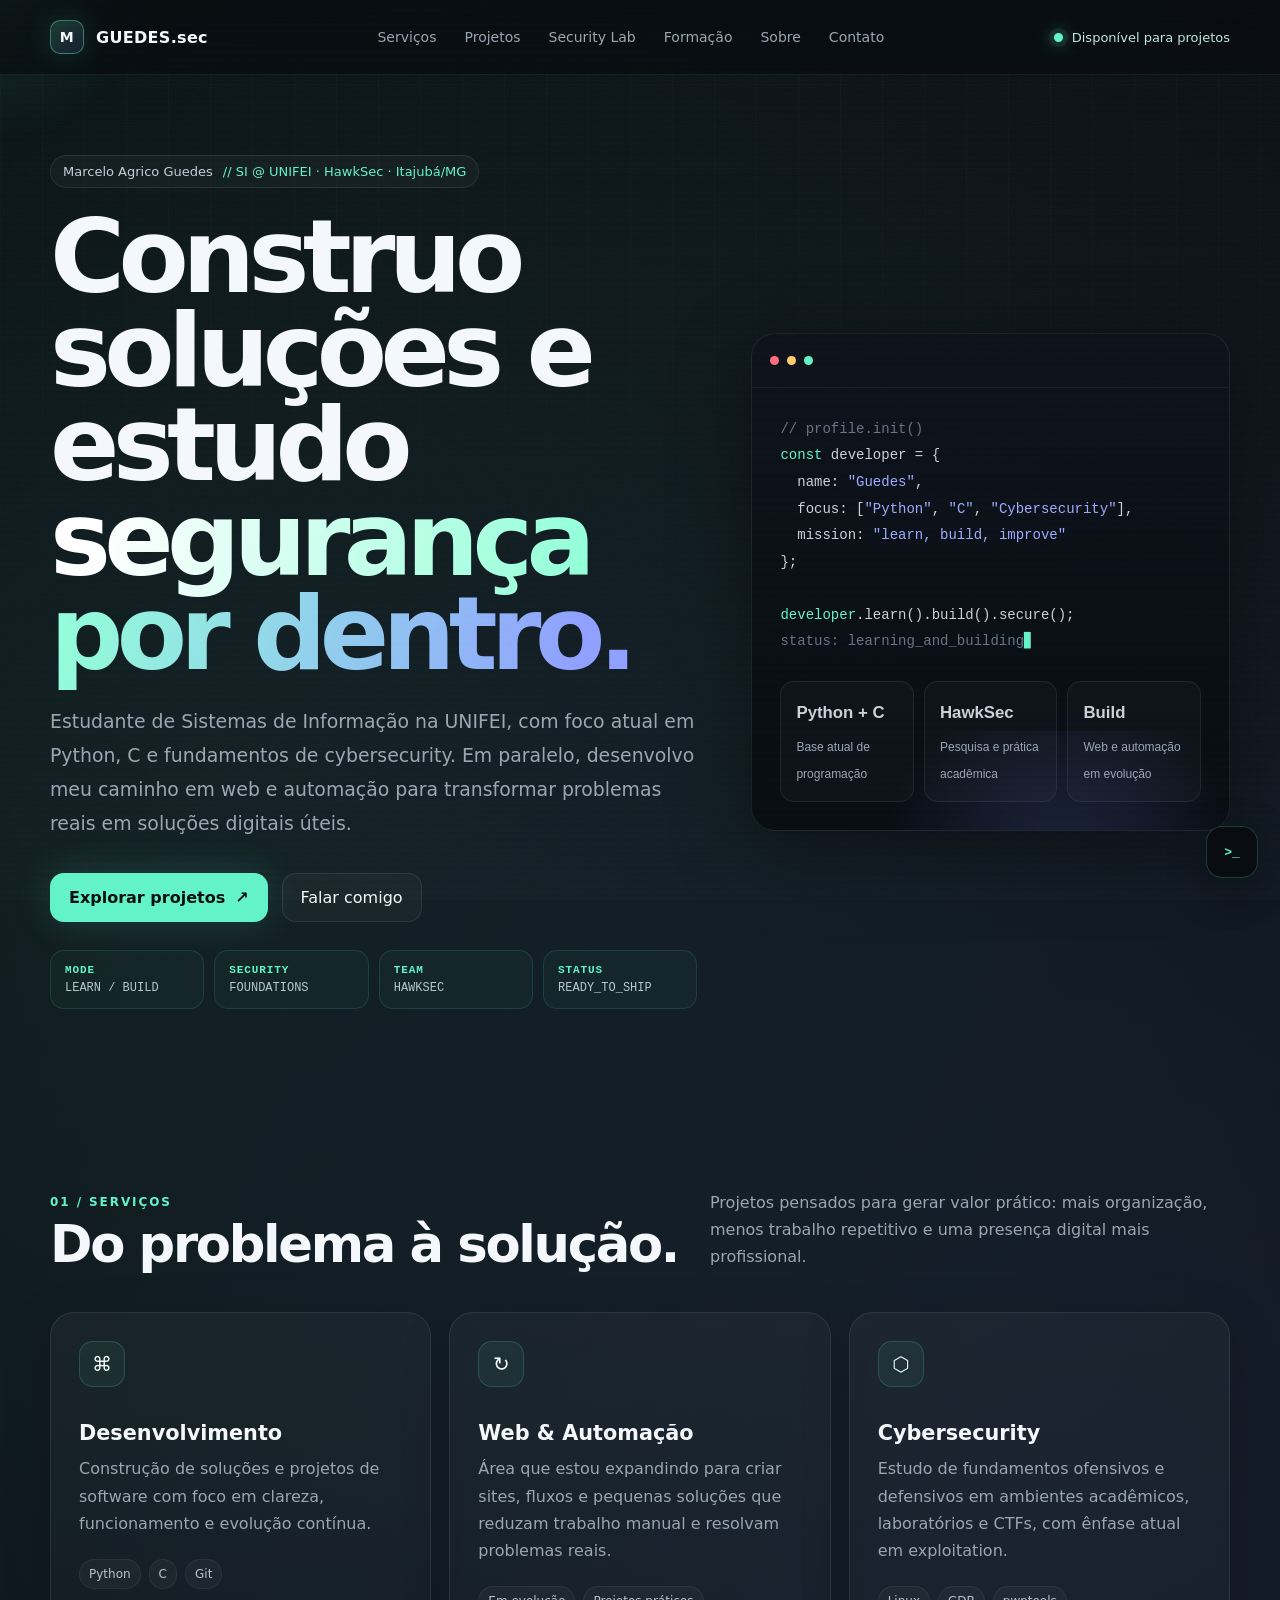
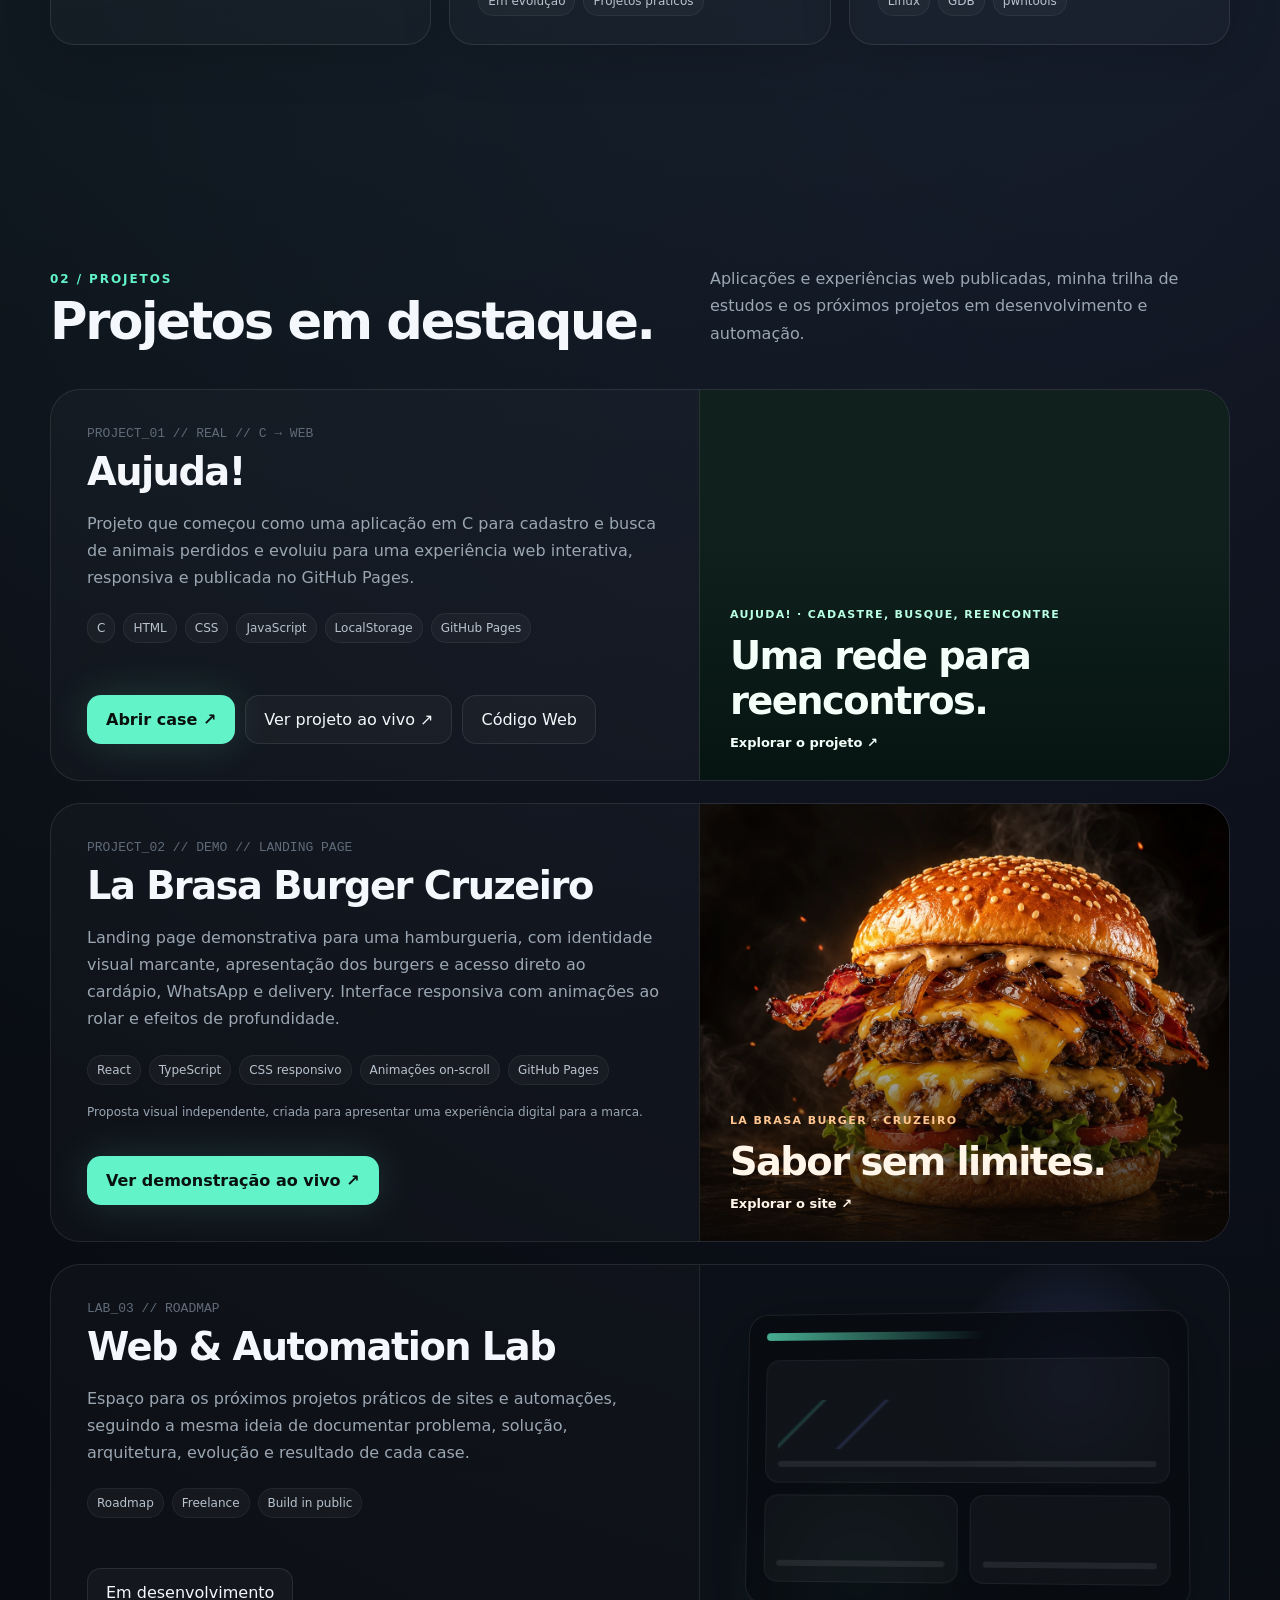
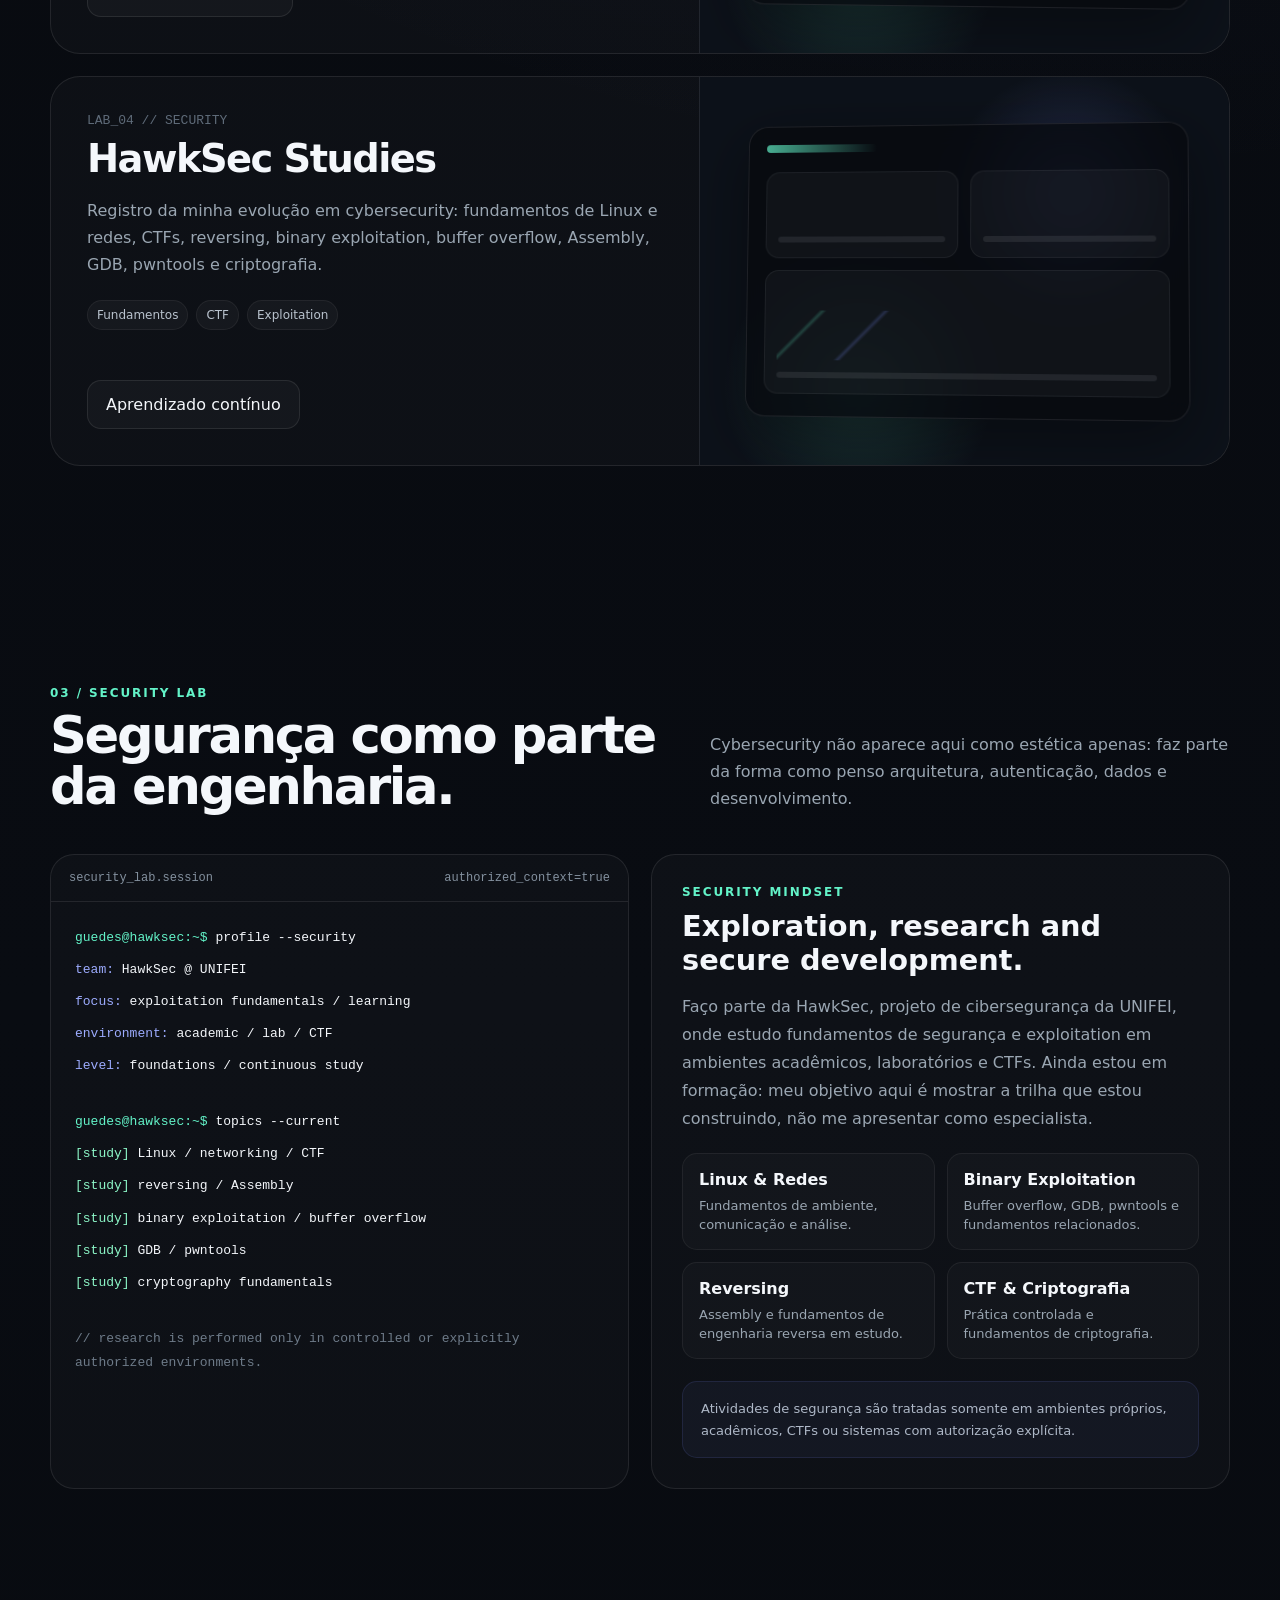
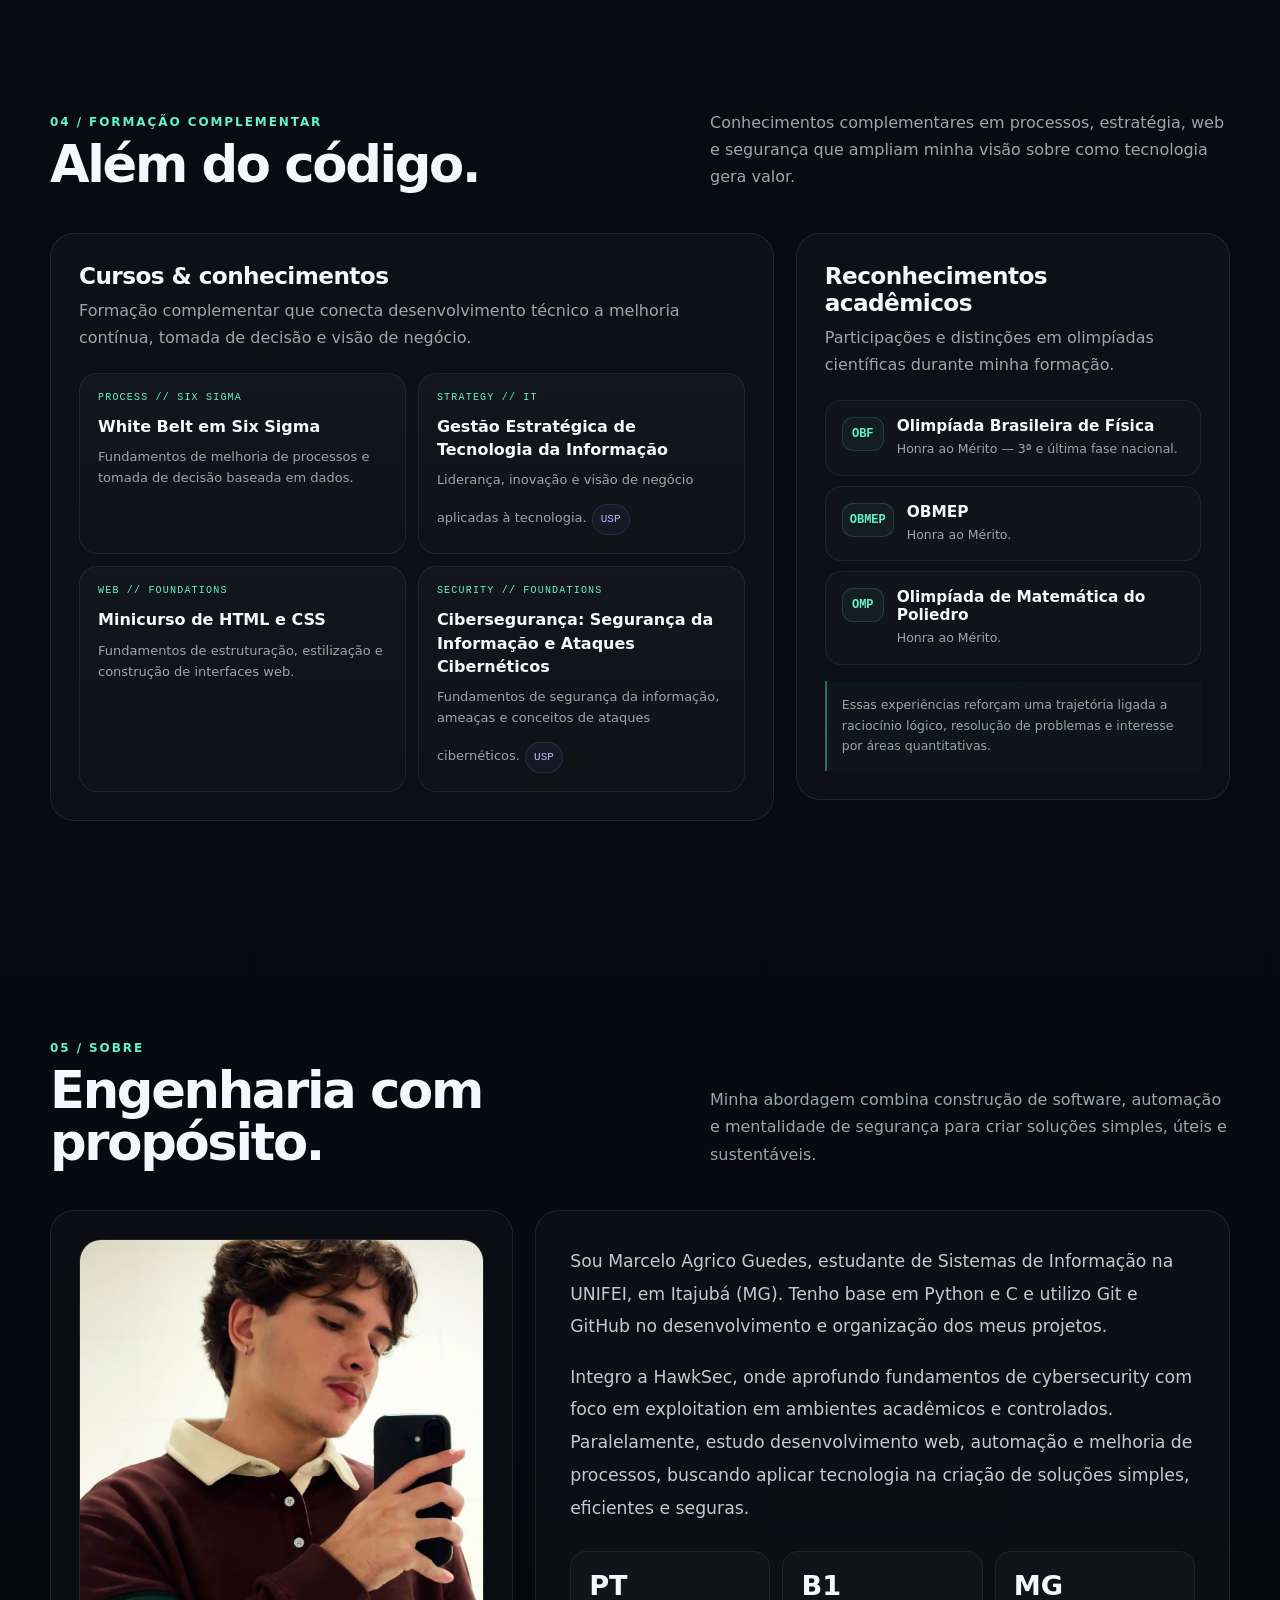
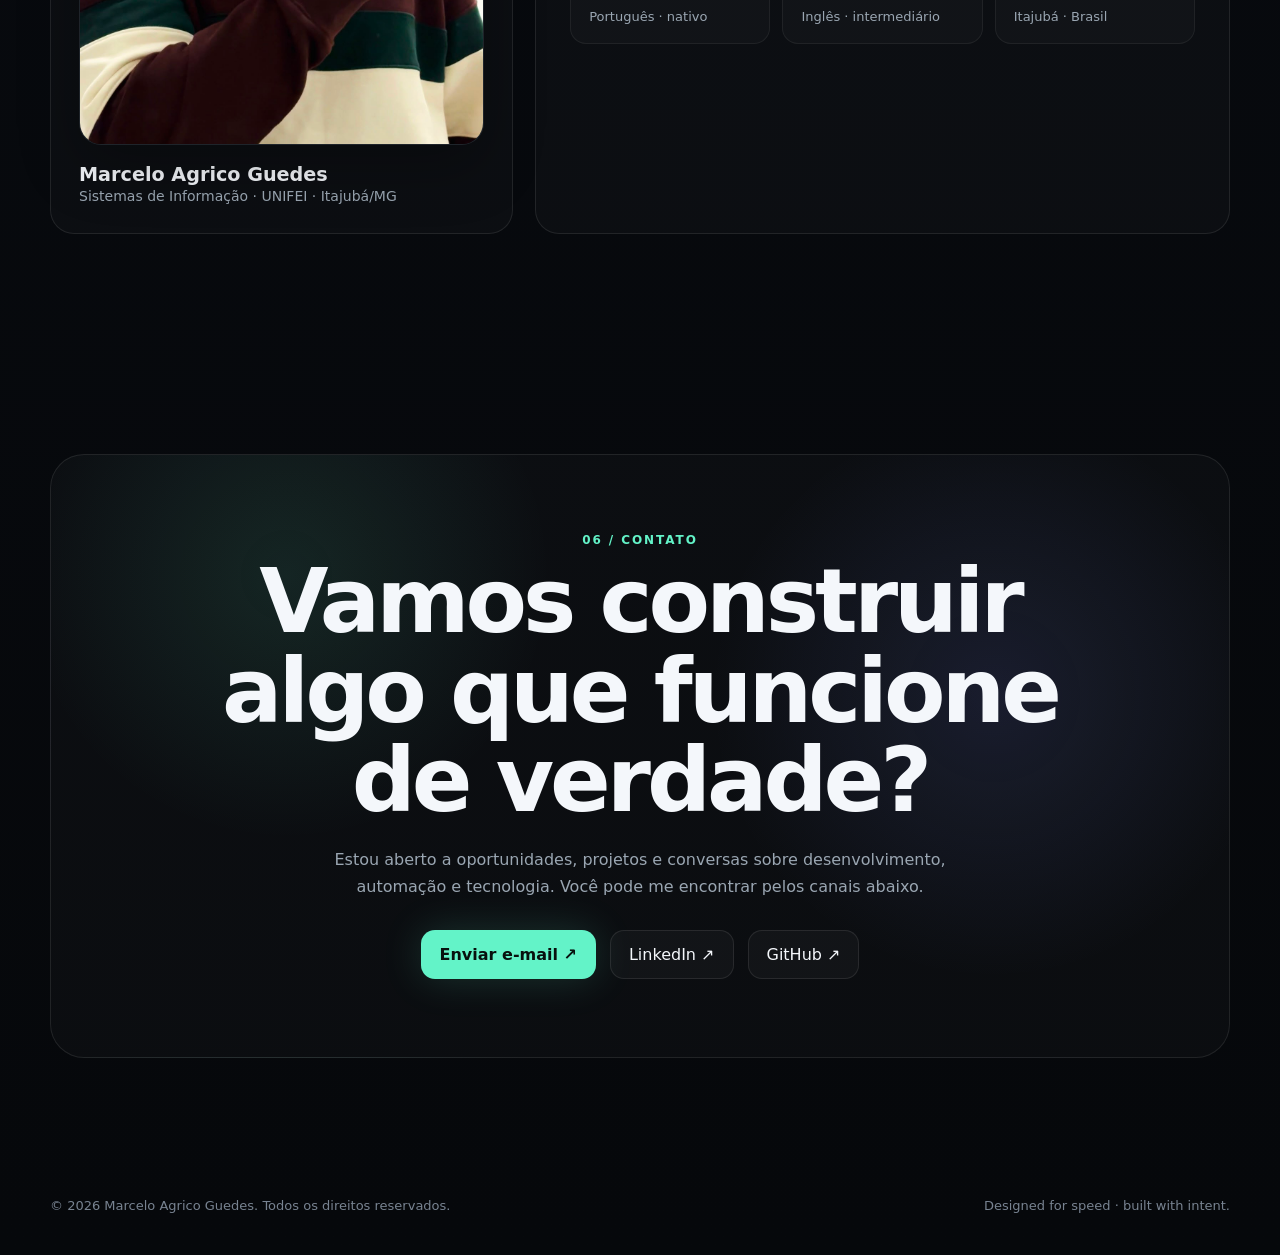
<file: index.html>
<!DOCTYPE html>
<html lang="pt-BR">
<head>
  <meta charset="UTF-8" />
  <meta name="viewport" content="width=device-width, initial-scale=1.0" />
  <meta name="description" content="Portfólio de Marcelo Agrico Guedes — desenvolvimento, automação e estudos em cybersecurity." />
  <title>Marcelo Agrico Guedes — Desenvolvimento & Cybersecurity</title>
  <style>
    :root{
      --bg:#07090d;
      --bg-soft:#0d1118;
      --panel:rgba(14,19,28,.72);
      --panel-2:rgba(10,14,22,.9);
      --text:#f4f7fb;
      --muted:#9aa6b2;
      --line:rgba(255,255,255,.09);
      --accent:#63f3c8;
      --accent-2:#7a8cff;
      --danger:#ff5f8f;
      --shadow:0 20px 80px rgba(0,0,0,.38);
      --radius:24px;
      --max:1180px;
    }

    *{box-sizing:border-box}
    html{scroll-behavior:smooth}
    body{
      margin:0;
      background:
        radial-gradient(circle at 15% 10%, rgba(99,243,200,.08), transparent 28%),
        radial-gradient(circle at 85% 20%, rgba(122,140,255,.10), transparent 30%),
        linear-gradient(180deg,#06080c 0%, #090c12 55%, #06080b 100%);
      color:var(--text);
      font-family:Inter, ui-sans-serif, system-ui, -apple-system, BlinkMacSystemFont, "Segoe UI", sans-serif;
      overflow-x:hidden;
    }

    body::before{
      content:"";
      position:fixed; inset:0; pointer-events:none; z-index:-1;
      background-image:
        linear-gradient(rgba(255,255,255,.025) 1px, transparent 1px),
        linear-gradient(90deg, rgba(255,255,255,.025) 1px, transparent 1px);
      background-size:42px 42px;
      mask-image:linear-gradient(to bottom, rgba(0,0,0,.85), transparent 90%);
    }

    a{color:inherit;text-decoration:none}
    button{font:inherit}
    .wrap{width:min(var(--max), calc(100% - 40px)); margin:auto}

    .cursor-glow{
      position:fixed; width:340px; height:340px; border-radius:50%;
      background:radial-gradient(circle, rgba(99,243,200,.11), transparent 62%);
      pointer-events:none; transform:translate(-50%,-50%);
      z-index:0; filter:blur(8px); opacity:.85;
    }

    header{
      position:sticky; top:0; z-index:50;
      backdrop-filter:blur(16px);
      background:rgba(7,9,13,.58);
      border-bottom:1px solid rgba(255,255,255,.06);
    }

    nav{
      display:flex; align-items:center; justify-content:space-between;
      min-height:74px;
    }

    .brand{
      display:flex; gap:12px; align-items:center; font-weight:800; letter-spacing:.02em;
    }

    .brand-mark{
      width:34px;height:34px;border-radius:10px;
      display:grid;place-items:center;
      border:1px solid rgba(99,243,200,.4);
      background:linear-gradient(145deg,rgba(99,243,200,.18),rgba(122,140,255,.12));
      box-shadow:0 0 30px rgba(99,243,200,.14);
      font-size:14px;
    }

    .nav-links{display:flex;gap:28px;color:var(--muted);font-size:14px}
    .nav-links a{transition:.25s}
    .nav-links a:hover{color:var(--text)}
    .status{
      display:flex; gap:9px; align-items:center;
      color:#bfe8d9;font-size:13px
    }
    .dot{
      width:9px;height:9px;border-radius:50%;background:var(--accent);
      box-shadow:0 0 0 5px rgba(99,243,200,.08),0 0 18px rgba(99,243,200,.8)
    }

    .hero{
      position:relative;
      min-height:calc(100vh - 74px);
      display:grid;align-items:center;
      padding:80px 0 70px;
    }

    .hero-grid{
      display:grid;grid-template-columns:1.15fr .85fr;gap:54px;align-items:center
    }

    .kicker{
      display:inline-flex;gap:10px;align-items:center;
      padding:8px 12px;border:1px solid rgba(255,255,255,.09);
      background:rgba(255,255,255,.03);
      border-radius:999px;
      color:#c5ced8;font-size:13px;
      margin-bottom:22px;
    }

    .kicker span{color:var(--accent)}

    h1{
      font-size:clamp(3.2rem, 8vw, 7.4rem);
      line-height:.92;letter-spacing:-.065em;margin:0 0 24px;
      max-width:860px;
    }

    .gradient-text{
      background:linear-gradient(100deg,#fff 5%,#93ffd9 48%,#8fa0ff 95%);
      -webkit-background-clip:text;background-clip:text;color:transparent;
    }

    .hero p{
      max-width:680px;color:var(--muted);
      font-size:clamp(1rem,1.6vw,1.18rem);line-height:1.8;
      margin:0 0 32px;
    }

    .hero-actions{display:flex;flex-wrap:wrap;gap:14px}
    .btn{
      border:1px solid var(--line);border-radius:14px;
      padding:14px 18px;display:inline-flex;align-items:center;gap:10px;
      transition:.25s ease; cursor:pointer;
    }
    .btn.primary{
      color:#08110e;background:var(--accent);border-color:transparent;font-weight:800;
      box-shadow:0 0 40px rgba(99,243,200,.16);
    }
    .btn.primary:hover{transform:translateY(-3px);box-shadow:0 14px 40px rgba(99,243,200,.18)}
    .btn.secondary{background:rgba(255,255,255,.03)}
    .btn.secondary:hover{background:rgba(255,255,255,.06);transform:translateY(-3px)}

    .terminal{
      position:relative;
      border:1px solid rgba(255,255,255,.08);
      border-radius:var(--radius);
      background:linear-gradient(180deg,rgba(14,19,28,.92),rgba(8,12,18,.92));
      box-shadow:var(--shadow);
      overflow:hidden;
      min-height:420px;
    }

    .terminal::after{
      content:"";position:absolute;inset:auto -20% -35% 10%;height:55%;
      background:radial-gradient(circle,rgba(122,140,255,.18),transparent 62%);
      pointer-events:none
    }

    .terminal-top{
      height:54px;display:flex;align-items:center;gap:8px;padding:0 18px;
      border-bottom:1px solid rgba(255,255,255,.06)
    }
    .term-dot{width:9px;height:9px;border-radius:50%;background:#56606d}
    .term-dot:nth-child(1){background:#ff6b80}
    .term-dot:nth-child(2){background:#ffcc67}
    .term-dot:nth-child(3){background:#63f3c8}
    .terminal-body{padding:28px;font-family:"SFMono-Regular",Consolas,monospace;font-size:14px;line-height:1.9;color:#c9d1db}
    .cmd{color:var(--accent)}
    .value{color:#9dacff}
    .comment{color:#677484}
    .typing::after{content:"▋";animation:blink 1s infinite;color:var(--accent)}
    @keyframes blink{50%{opacity:0}}

    .mini-stack{
      display:grid;grid-template-columns:repeat(3,1fr);gap:10px;margin-top:26px
    }
    .mini-card{
      border:1px solid rgba(255,255,255,.07);
      background:rgba(255,255,255,.025);
      padding:15px;border-radius:14px;font-family:Inter,sans-serif
    }
    .mini-card strong{display:block;font-size:1.05rem;margin-bottom:4px}
    .mini-card span{font-size:12px;color:var(--muted)}

    section{padding:110px 0}
    .section-head{display:flex;align-items:flex-end;justify-content:space-between;gap:24px;margin-bottom:42px}
    .eyebrow{
      color:var(--accent);font-size:12px;font-weight:800;letter-spacing:.16em;
      text-transform:uppercase;margin-bottom:10px
    }
    h2{
      margin:0;font-size:clamp(2rem,4vw,4rem);
      letter-spacing:-.045em;line-height:1
    }
    .section-head p{max-width:520px;color:var(--muted);line-height:1.7;margin:0}

    .services{
      display:grid;grid-template-columns:repeat(3,1fr);gap:18px
    }
    .card{
      border:1px solid var(--line);
      border-radius:var(--radius);
      background:linear-gradient(180deg,rgba(255,255,255,.035),rgba(255,255,255,.018));
      padding:28px;
      box-shadow:0 12px 50px rgba(0,0,0,.15);
      transition:.35s ease;
      position:relative;overflow:hidden;
    }
    .card::before{
      content:"";position:absolute;inset:-1px;opacity:0;
      background:linear-gradient(120deg,transparent 20%,rgba(99,243,200,.09),transparent 78%);
      transition:.4s;pointer-events:none
    }
    .card:hover{transform:translateY(-6px);border-color:rgba(99,243,200,.22)}
    .card:hover::before{opacity:1}
    .icon{
      width:46px;height:46px;border-radius:14px;
      display:grid;place-items:center;margin-bottom:34px;
      border:1px solid rgba(99,243,200,.18);
      background:rgba(99,243,200,.06);font-size:20px
    }
    .card h3{font-size:1.3rem;margin:0 0 10px}
    .card p{color:var(--muted);line-height:1.7;margin:0}
    .tags{display:flex;flex-wrap:wrap;gap:8px;margin-top:22px}
    .tag{
      font-size:12px;color:#b9c3ce;padding:7px 9px;border-radius:999px;
      background:rgba(255,255,255,.035);border:1px solid rgba(255,255,255,.06)
    }

    .projects{display:grid;gap:22px}
    .project{
      display:grid;grid-template-columns:1.1fr .9fr;
      border:1px solid var(--line);border-radius:30px;overflow:hidden;
      background:rgba(255,255,255,.025);min-height:390px;
      transition:.35s
    }
    .project:hover{border-color:rgba(122,140,255,.25);transform:translateY(-4px)}
    .project-content{padding:36px;display:flex;flex-direction:column;justify-content:space-between}
    .project-content h3{font-size:clamp(1.8rem,3vw,3rem);margin:8px 0 14px;letter-spacing:-.04em}
    .project-content p{color:var(--muted);line-height:1.7;max-width:620px}
    .project-num{color:#5f6b79;font-family:monospace}
    .project-visual{
      min-height:330px;position:relative;overflow:hidden;
      background:
        radial-gradient(circle at 70% 30%,rgba(122,140,255,.24),transparent 27%),
        radial-gradient(circle at 30% 80%,rgba(99,243,200,.16),transparent 28%),
        #0c1119;
      border-left:1px solid var(--line)
    }
    .ui-window{
      position:absolute;left:8%;top:12%;width:84%;height:76%;
      border:1px solid rgba(255,255,255,.09);border-radius:20px;
      background:rgba(7,10,15,.78);backdrop-filter:blur(12px);
      box-shadow:0 20px 60px rgba(0,0,0,.35);padding:18px;
      transform:perspective(1000px) rotateY(-5deg) rotateX(3deg)
    }
    .ui-bar{height:8px;width:38%;border-radius:10px;background:linear-gradient(90deg,var(--accent),transparent);opacity:.7;margin-bottom:20px}
    .ui-grid{display:grid;grid-template-columns:repeat(2,1fr);gap:12px}
    .ui-box{height:88px;border-radius:14px;background:rgba(255,255,255,.035);border:1px solid rgba(255,255,255,.06);position:relative;overflow:hidden}
    .ui-box::after{content:"";position:absolute;left:12px;right:12px;bottom:15px;height:6px;border-radius:10px;background:rgba(255,255,255,.08)}
    .ui-box.tall{grid-column:1/-1;height:125px}
    .spark{
      position:absolute;left:12px;right:12px;top:40px;height:50px;
      background:linear-gradient(135deg,transparent 10%,rgba(99,243,200,.25) 11%,transparent 12% 25%,rgba(122,140,255,.25) 26%,transparent 27%);
      opacity:.8
    }

    .about-grid{display:grid;grid-template-columns:.8fr 1.2fr;gap:22px}
    .profile-panel,.about-panel{
      border:1px solid var(--line);border-radius:var(--radius);background:rgba(255,255,255,.025)
    }
    .profile-panel{padding:28px}
    .profile-orb{
      aspect-ratio:1;border-radius:22px;
      background:
        radial-gradient(circle at 25% 25%,rgba(99,243,200,.6),transparent 20%),
        radial-gradient(circle at 70% 35%,rgba(122,140,255,.6),transparent 22%),
        radial-gradient(circle at 55% 75%,rgba(255,95,143,.28),transparent 20%),
        #0b1017;
      border:1px solid rgba(255,255,255,.08);position:relative;overflow:hidden
    }
    .profile-orb::after{
      content:"M";position:absolute;inset:0;display:grid;place-items:center;
      font-size:8rem;font-weight:900;letter-spacing:-.08em;color:rgba(255,255,255,.92);
      text-shadow:0 0 70px rgba(99,243,200,.3)
    }
    .profile-meta{padding-top:18px}
    .profile-meta strong{display:block;font-size:1.2rem}
    .profile-meta span{color:var(--muted);font-size:14px}

    .about-panel{padding:34px}
    .about-panel p{font-size:1.08rem;color:#c1cad3;line-height:1.9;margin-top:0}
    .stats{display:grid;grid-template-columns:repeat(3,1fr);gap:12px;margin-top:26px}
    .stat{padding:18px;border-radius:16px;background:rgba(255,255,255,.025);border:1px solid rgba(255,255,255,.06)}
    .stat strong{font-size:1.7rem;display:block;margin-bottom:5px}
    .stat span{color:var(--muted);font-size:13px}

    .contact{
      text-align:center;
      border:1px solid var(--line);border-radius:34px;
      background:
        radial-gradient(circle at 20% 20%,rgba(99,243,200,.10),transparent 25%),
        radial-gradient(circle at 80% 40%,rgba(122,140,255,.12),transparent 28%),
        rgba(255,255,255,.025);
      padding:78px 28px;
      position:relative;overflow:hidden
    }
    .contact h2{font-size:clamp(2.7rem,7vw,6rem);max-width:900px;margin:0 auto 20px}
    .contact p{color:var(--muted);max-width:680px;margin:0 auto 30px;line-height:1.7}
    footer{padding:30px 0 42px;color:#788391;font-size:13px}
    .footer-row{display:flex;justify-content:space-between;gap:20px;flex-wrap:wrap}

    .reveal{
      opacity:1;transform:none;
      transition:opacity .8s ease, transform .8s ease;
    }
    .motion-ready .reveal{opacity:0;transform:translateY(24px)}
    .motion-ready .reveal.visible{opacity:1;transform:none}

    @media(max-width:900px){
      .hero-grid,.project,.about-grid{grid-template-columns:1fr}
      .services{grid-template-columns:1fr}
      .nav-links{display:none}
      .hero{padding-top:50px}
      .terminal{min-height:360px}
      .project-visual{border-left:none;border-top:1px solid var(--line)}
      .section-head{align-items:flex-start;flex-direction:column}
    }

    @media(max-width:620px){
      .wrap{width:min(var(--max), calc(100% - 24px))}
      h1{font-size:3.3rem}
      .status{display:none}
      .mini-stack,.stats{grid-template-columns:1fr}
      section{padding:80px 0}
      .project-content{padding:26px}
      .terminal-body{padding:22px;font-size:12.5px}
      .contact{padding:54px 18px}
    }
  
    /* --- Cybersecurity upgrade --- */
    .boot-screen{
      position:fixed; inset:0; z-index:9999;
      display:grid; place-items:center;
      background:#040609;
      transition:opacity .65s ease, visibility .65s ease;
      animation:bootFallback .65s ease 2.2s forwards;
    }
    .boot-screen.done{opacity:0;visibility:hidden;pointer-events:none}
    @keyframes bootFallback{to{opacity:0;visibility:hidden;pointer-events:none}}
    .boot-box{
      width:min(720px,calc(100% - 32px));
      font-family:"SFMono-Regular",Consolas,monospace;
      color:#b7c2cc;font-size:13px;line-height:1.8
    }
    .boot-title{color:var(--accent);font-weight:800;margin-bottom:12px}
    .boot-line{opacity:0;transform:translateY(4px);animation:bootIn .25s forwards}
    @keyframes bootIn{to{opacity:1;transform:none}}
    .boot-progress{
      margin-top:16px;height:6px;border-radius:999px;overflow:hidden;
      background:rgba(255,255,255,.06);border:1px solid rgba(255,255,255,.06)
    }
    .boot-progress span{
      display:block;height:100%;width:0;background:linear-gradient(90deg,var(--accent),var(--accent-2));
      animation:loadBoot 1.65s ease forwards
    }
    @keyframes loadBoot{to{width:100%}}

    .scanline{
      position:fixed; inset:0; pointer-events:none; z-index:90; opacity:.08;
      background:linear-gradient(to bottom,transparent 0%,rgba(255,255,255,.32) 50%,transparent 100%);
      background-size:100% 7px;
      mix-blend-mode:soft-light;
    }
    .noise{
      position:fixed; inset:0; z-index:-1; pointer-events:none; opacity:.035;
      background-image:url("data:image/svg+xml,%3Csvg xmlns='http://www.w3.org/2000/svg' width='120' height='120' viewBox='0 0 120 120'%3E%3Cfilter id='n'%3E%3CfeTurbulence type='fractalNoise' baseFrequency='.85' numOctaves='2' stitchTiles='stitch'/%3E%3C/filter%3E%3Crect width='100%25' height='100%25' filter='url(%23n)' opacity='.7'/%3E%3C/svg%3E");
    }

    .cyber-strip{
      margin-top:28px;
      display:grid;grid-template-columns:repeat(4,1fr);gap:10px;
    }
    .cyber-chip{
      border:1px solid rgba(99,243,200,.12);
      background:rgba(99,243,200,.035);
      border-radius:14px;padding:13px 14px;
      font-family:"SFMono-Regular",Consolas,monospace;
      font-size:12px;color:#b9c7cf
    }
    .cyber-chip b{display:block;color:var(--accent);font-size:11px;margin-bottom:5px;letter-spacing:.08em}

    .security-lab{
      display:grid;grid-template-columns:1fr 1fr;gap:22px
    }
    .lab-console,.lab-info{
      border:1px solid var(--line);border-radius:var(--radius);
      background:rgba(255,255,255,.025);overflow:hidden
    }
    .lab-console-head{
      display:flex;align-items:center;justify-content:space-between;
      padding:16px 18px;border-bottom:1px solid var(--line);
      font-family:monospace;font-size:12px;color:#84919f
    }
    .lab-console-body{
      padding:24px;font-family:"SFMono-Regular",Consolas,monospace;
      line-height:1.85;font-size:13px;min-height:365px
    }
    .lab-line{margin:0 0 8px}
    .lab-prompt{color:var(--accent)}
    .lab-muted{color:#6e7b89}
    .lab-blue{color:#9dacff}
    .lab-ok{color:#8df7c8}
    .lab-info{padding:30px}
    .lab-info h3{font-size:1.8rem;margin:0 0 12px}
    .lab-info p{color:var(--muted);line-height:1.75}
    .safe-note{
      margin-top:22px;padding:16px 18px;border-radius:15px;
      background:rgba(122,140,255,.055);
      border:1px solid rgba(122,140,255,.13);
      color:#aeb8c7;font-size:13px;line-height:1.65
    }
    .security-grid{
      display:grid;grid-template-columns:repeat(2,1fr);gap:12px;margin-top:20px
    }
    .security-item{
      padding:16px;border-radius:15px;border:1px solid rgba(255,255,255,.06);
      background:rgba(255,255,255,.025)
    }
    .security-item strong{display:block;margin-bottom:6px}
    .security-item span{color:var(--muted);font-size:13px}

    .terminal-launch{
      position:fixed;right:22px;bottom:22px;z-index:120;
      width:52px;height:52px;border-radius:16px;border:1px solid rgba(99,243,200,.2);
      background:rgba(8,12,17,.88);backdrop-filter:blur(12px);
      color:var(--accent);cursor:pointer;box-shadow:0 12px 40px rgba(0,0,0,.3);
      font-family:monospace;font-weight:800
    }
    .terminal-modal{
      position:fixed;inset:0;z-index:200;
      background:rgba(1,3,5,.68);backdrop-filter:blur(8px);
      display:none;place-items:center;padding:20px
    }
    .terminal-modal.open{display:grid}
    .terminal-shell{
      width:min(780px,100%);border:1px solid rgba(255,255,255,.1);
      background:#07100e;border-radius:20px;overflow:hidden;box-shadow:0 30px 100px rgba(0,0,0,.55)
    }
    .terminal-shell-top{
      display:flex;justify-content:space-between;align-items:center;padding:14px 18px;
      border-bottom:1px solid rgba(255,255,255,.07);font-family:monospace;font-size:12px;color:#73818d
    }
    .terminal-close{background:none;border:none;color:#81909c;cursor:pointer;font-size:18px}
    .terminal-output{
      padding:20px;min-height:310px;max-height:52vh;overflow:auto;
      font-family:"SFMono-Regular",Consolas,monospace;font-size:13px;line-height:1.7;color:#b9c8c2
    }
    .terminal-input-row{
      display:flex;gap:10px;padding:14px 20px;border-top:1px solid rgba(255,255,255,.07);
      font-family:monospace
    }
    .terminal-input-row span{color:var(--accent)}
    .terminal-input{
      flex:1;background:none;border:none;outline:none;color:#d8e0e4;font-family:inherit;font-size:13px
    }

    @media(max-width:900px){
      .security-lab{grid-template-columns:1fr}
      .cyber-strip{grid-template-columns:repeat(2,1fr)}
    }
    @media(max-width:620px){
      .cyber-strip,.security-grid{grid-template-columns:1fr}
      .terminal-launch{right:14px;bottom:14px}
    }

    /* --- V4: profile photo, courses and academic recognition --- */
    .profile-photo{
      width:100%;
      aspect-ratio:4/5;
      display:block;
      object-fit:cover;
      object-position:center 28%;
      border-radius:22px;
      border:1px solid rgba(255,255,255,.09);
      background:#0b1017;
      box-shadow:0 20px 60px rgba(0,0,0,.28);
      filter:saturate(.92) contrast(1.02);
      transition:transform .45s ease, filter .45s ease;
    }
    .profile-panel:hover .profile-photo{
      transform:scale(1.015);
      filter:saturate(1) contrast(1.04);
    }

    .formation-layout{
      display:grid;
      grid-template-columns:1.25fr .75fr;
      gap:22px;
      align-items:start;
    }
    .formation-panel,
    .awards-panel{
      border:1px solid var(--line);
      border-radius:var(--radius);
      background:rgba(255,255,255,.025);
      padding:28px;
    }
    .formation-panel h3,
    .awards-panel h3{
      margin:0 0 8px;
      font-size:1.45rem;
      letter-spacing:-.025em;
    }
    .formation-panel > p,
    .awards-panel > p{
      margin:0 0 22px;
      color:var(--muted);
      line-height:1.7;
    }
    .course-list{
      display:grid;
      grid-template-columns:repeat(2,1fr);
      gap:12px;
    }
    .course-card{
      padding:18px;
      min-height:164px;
      border-radius:18px;
      border:1px solid rgba(255,255,255,.065);
      background:linear-gradient(180deg,rgba(255,255,255,.028),rgba(255,255,255,.015));
      position:relative;
      overflow:hidden;
      transition:.3s ease;
    }
    .course-card:hover{
      transform:translateY(-4px);
      border-color:rgba(99,243,200,.18);
    }
    .course-code{
      font-family:"SFMono-Regular",Consolas,monospace;
      font-size:10px;
      letter-spacing:.12em;
      color:var(--accent);
      text-transform:uppercase;
      margin-bottom:12px;
    }
    .course-card strong{
      display:block;
      font-size:1rem;
      line-height:1.45;
      margin-bottom:8px;
    }
    .course-card span{
      color:var(--muted);
      font-size:13px;
      line-height:1.55;
    }
    .issuer{
      display:inline-flex;
      margin-top:14px;
      padding:6px 8px;
      border-radius:999px;
      border:1px solid rgba(122,140,255,.15);
      background:rgba(122,140,255,.055);
      color:#b8c0ff !important;
      font-size:11px !important;
      font-family:"SFMono-Regular",Consolas,monospace;
    }

    .award-list{display:grid;gap:10px}
    .award{
      display:grid;
      grid-template-columns:auto 1fr;
      gap:13px;
      align-items:start;
      padding:16px;
      border-radius:16px;
      border:1px solid rgba(255,255,255,.06);
      background:rgba(255,255,255,.02);
    }
    .award-mark{
      min-width:42px;height:34px;padding:0 7px;border-radius:11px;
      display:grid;place-items:center;
      border:1px solid rgba(99,243,200,.16);
      background:rgba(99,243,200,.045);
      color:var(--accent);
      font-family:monospace;
      font-size:12px;
      font-weight:800;
    }
    .award strong{display:block;font-size:.96rem;margin-bottom:5px}
    .award span{display:block;color:var(--muted);font-size:12.5px;line-height:1.5}

    .academic-note{
      margin-top:16px;
      padding:14px 15px;
      border-left:2px solid rgba(99,243,200,.4);
      background:rgba(99,243,200,.025);
      color:#96a5af;
      font-size:12.5px;
      line-height:1.65;
    }

    @media(max-width:900px){
      .formation-layout{grid-template-columns:1fr}
    }
    @media(max-width:650px){
      .course-list{grid-template-columns:1fr}
      .profile-photo{aspect-ratio:1/1.08}
    }

    /* --- V5: interactive project case --- */
    .project-actions{
      display:flex;flex-wrap:wrap;gap:10px;margin-top:22px
    }

    .case-modal{
      position:fixed;inset:0;z-index:300;
      display:none;
      background:rgba(2,4,7,.78);
      backdrop-filter:blur(12px);
      padding:18px;
      overflow:auto;
    }
    .case-modal.open{display:block}
    .case-shell{
      width:min(1180px,100%);
      margin:24px auto;
      border:1px solid rgba(255,255,255,.1);
      border-radius:28px;
      overflow:hidden;
      background:
        radial-gradient(circle at 80% 10%,rgba(122,140,255,.10),transparent 26%),
        radial-gradient(circle at 10% 20%,rgba(99,243,200,.07),transparent 22%),
        #070b10;
      box-shadow:0 30px 120px rgba(0,0,0,.62);
    }
    .case-top{
      position:sticky;top:0;z-index:4;
      display:flex;justify-content:space-between;align-items:center;gap:20px;
      padding:16px 20px;
      background:rgba(7,11,16,.88);
      backdrop-filter:blur(14px);
      border-bottom:1px solid rgba(255,255,255,.07)
    }
    .case-top-left{
      font-family:"SFMono-Regular",Consolas,monospace;
      font-size:12px;color:#85919d
    }
    .case-top-left b{color:var(--accent)}
    .case-close{
      border:1px solid rgba(255,255,255,.08);
      background:rgba(255,255,255,.035);
      color:#c7d0d7;
      width:38px;height:38px;border-radius:12px;cursor:pointer;
      font-size:20px
    }

    .case-hero{
      padding:66px 46px 42px;
      border-bottom:1px solid rgba(255,255,255,.065)
    }
    .case-label{
      display:inline-flex;
      font-family:"SFMono-Regular",Consolas,monospace;
      color:var(--accent);font-size:11px;letter-spacing:.13em;
      text-transform:uppercase;margin-bottom:14px
    }
    .case-hero h2{
      font-size:clamp(3rem,8vw,7rem);
      margin:0 0 18px;letter-spacing:-.07em
    }
    .case-lead{
      max-width:800px;
      font-size:1.08rem;line-height:1.85;color:#aeb9c3;
      margin:0
    }
    .case-meta{
      display:grid;grid-template-columns:repeat(4,1fr);
      gap:10px;margin-top:30px
    }
    .case-meta-item{
      padding:15px;border:1px solid rgba(255,255,255,.06);
      background:rgba(255,255,255,.022);border-radius:14px
    }
    .case-meta-item b{
      display:block;color:var(--accent);font-family:monospace;
      font-size:10px;letter-spacing:.1em;margin-bottom:6px
    }
    .case-meta-item span{font-size:13px;color:#bdc6ce}

    .case-content{padding:42px 46px 56px}
    .case-section{
      display:grid;grid-template-columns:.35fr .65fr;
      gap:36px;padding:38px 0;
      border-bottom:1px solid rgba(255,255,255,.06)
    }
    .case-section:last-child{border-bottom:none}
    .case-section-index{
      font-family:"SFMono-Regular",Consolas,monospace;
      color:#6d7a87;font-size:12px
    }
    .case-section-body h3{
      margin:0 0 14px;font-size:clamp(1.7rem,3vw,2.7rem);
      letter-spacing:-.04em
    }
    .case-section-body p{
      color:#a8b3bd;line-height:1.85;margin:0 0 16px
    }

    .feature-grid,.tech-grid{
      display:grid;grid-template-columns:repeat(2,1fr);
      gap:10px;margin-top:20px
    }
    .case-card{
      padding:18px;border-radius:16px;
      border:1px solid rgba(255,255,255,.065);
      background:rgba(255,255,255,.023)
    }
    .case-card strong{display:block;margin-bottom:7px}
    .case-card span{font-size:13px;color:#8795a2;line-height:1.55}

    .flow-wrap{
      margin-top:22px;
      display:grid;grid-template-columns:.9fr 1.1fr;gap:18px;align-items:start
    }
    .flow-image{
      width:100%;display:block;border-radius:18px;
      border:1px solid rgba(255,255,255,.075);
      background:white
    }
    .flow-steps{display:grid;gap:10px}
    .flow-step{
      padding:16px 17px;border-radius:15px;
      background:rgba(255,255,255,.022);
      border:1px solid rgba(255,255,255,.06)
    }
    .flow-step b{
      font-family:monospace;color:var(--accent);
      margin-right:8px;font-size:11px
    }
    .flow-step span{color:#a9b4bd;font-size:13px;line-height:1.55}

    .terminal-demo{
      margin-top:20px;border:1px solid rgba(255,255,255,.075);
      border-radius:18px;overflow:hidden;background:#050908
    }
    .terminal-demo-top{
      padding:12px 16px;border-bottom:1px solid rgba(255,255,255,.06);
      color:#64727f;font:11px monospace
    }
    .terminal-demo-body{
      padding:18px;font:13px/1.75 "SFMono-Regular",Consolas,monospace;color:#aebdb6
    }
    .terminal-demo-body .p{color:var(--accent)}
    .terminal-demo-body .v{color:#9dacff}

    .scope-diff{
      display:grid;grid-template-columns:1fr 1fr;gap:12px;margin-top:20px
    }
    .scope-box{
      border-radius:17px;padding:20px;
      border:1px solid rgba(255,255,255,.065);
      background:rgba(255,255,255,.02)
    }
    .scope-box b{
      display:block;font-family:monospace;font-size:11px;
      letter-spacing:.1em;margin-bottom:12px
    }
    .scope-box.planned b{color:#9dacff}
    .scope-box.current b{color:var(--accent)}
    .scope-box ul{margin:0;padding-left:18px;color:#94a2ad;line-height:1.8;font-size:13px}

    .case-cta{
      display:flex;flex-wrap:wrap;gap:12px;margin-top:25px
    }

    @media(max-width:850px){
      .case-section{grid-template-columns:1fr;gap:12px}
      .case-meta{grid-template-columns:repeat(2,1fr)}
      .flow-wrap{grid-template-columns:1fr}
    }
    @media(max-width:620px){
      .case-modal{padding:0}
      .case-shell{margin:0;border-radius:0;min-height:100vh}
      .case-hero,.case-content{padding-left:22px;padding-right:22px}
      .case-meta,.feature-grid,.tech-grid,.scope-diff{grid-template-columns:1fr}
    }


    /* La Brasa: preview do projeto publicado */
    #projeto-la-brasa{scroll-margin-top:100px}
    .la-brasa-preview{display:block;background:#100f0e;min-height:390px}
    .la-brasa-preview img{position:absolute;inset:0;width:100%;height:100%;object-fit:cover;object-position:62% center;transition:transform .6s ease}
    .la-brasa-preview::after{content:"";position:absolute;inset:0;background:linear-gradient(180deg,transparent 35%,rgba(12,8,5,.92) 100%);pointer-events:none}
    .la-brasa-preview:hover img{transform:scale(1.035)}
    .la-brasa-preview:focus-visible{outline:3px solid #ff7a18;outline-offset:-4px}
    .la-brasa-preview-caption{position:absolute;left:30px;right:30px;bottom:30px;z-index:1;display:grid;gap:12px}
    .la-brasa-preview-caption span{font-size:11px;font-weight:800;letter-spacing:.13em;color:#ffc590}
    .la-brasa-preview-caption strong{font-size:clamp(1.8rem,3vw,2.5rem);letter-spacing:-.04em;color:#fff5e9}
    .la-brasa-preview-caption .la-brasa-preview-link{color:#fff5e9;letter-spacing:0;font-size:13px}
    .project-content .la-brasa-note{font-size:12px;line-height:1.6;margin-top:18px}
    @media(max-width:620px){.la-brasa-preview{min-height:310px}.la-brasa-preview-caption{left:24px;right:24px;bottom:24px}}
    @media(prefers-reduced-motion:reduce){.la-brasa-preview img{transition:none}.la-brasa-preview:hover img{transform:none}}

    /* Aujuda: capa ilustrativa do projeto */
    #projeto-aujuda{scroll-margin-top:100px}
    .aujuda-preview{display:block;background:#10201c;min-height:390px}
    .aujuda-preview img{position:absolute;inset:0;width:100%;height:100%;object-fit:cover;object-position:center top;transition:transform .6s ease}
    .aujuda-preview::after{content:"";position:absolute;inset:0;background:linear-gradient(180deg,transparent 35%,rgba(5,20,16,.94) 100%);pointer-events:none}
    .aujuda-preview:hover img{transform:scale(1.035)}
    .aujuda-preview:focus-visible{outline:3px solid var(--accent);outline-offset:-4px}
    .aujuda-preview-caption{position:absolute;left:30px;right:30px;bottom:30px;z-index:1;display:grid;gap:12px}
    .aujuda-preview-caption span{font-size:11px;font-weight:800;letter-spacing:.12em;color:#b8ffe3}
    .aujuda-preview-caption strong{font-size:clamp(1.8rem,3vw,2.5rem);letter-spacing:-.04em;color:#f4fff9}
    .aujuda-preview-caption .aujuda-preview-link{color:#f4fff9;letter-spacing:0;font-size:13px}
    @media(max-width:620px){.aujuda-preview{min-height:350px}.aujuda-preview-caption{left:24px;right:24px;bottom:24px}}
    @media(prefers-reduced-motion:reduce){.aujuda-preview img{transition:none}.aujuda-preview:hover img{transform:none}}
  </style>
</head>
<body>

  <div class="boot-screen" id="bootScreen">
    <div class="boot-box">
      <div class="boot-title">GUEDES.SEC // secure portfolio interface</div>
      <div class="boot-line" style="animation-delay:.10s">[+] loading interface modules...</div>
      <div class="boot-line" style="animation-delay:.28s">[+] initializing developer profile...</div>
      <div class="boot-line" style="animation-delay:.46s">[+] mounting HawkSec context...</div>
      <div class="boot-line" style="animation-delay:.64s">[+] mounting project registry...</div>
      <div class="boot-line" style="animation-delay:.82s">[+] system ready.</div>
      <div class="boot-progress"><span></span></div>
    </div>
  </div>
  <div class="scanline"></div>
  <div class="noise"></div>

  <div class="cursor-glow" id="glow"></div>

  <header>
    <div class="wrap">
      <nav>
        <a class="brand" href="#top">
          <span class="brand-mark">M</span>
          <span>GUEDES.sec</span>
        </a>
        <div class="nav-links">
          <a href="#servicos">Serviços</a>
          <a href="#projetos">Projetos</a>
          <a href="#security">Security Lab</a>
          <a href="#formacao">Formação</a>
          <a href="#sobre">Sobre</a>
          <a href="#contato">Contato</a>
        </div>
        <div class="status"><span class="dot"></span> Disponível para projetos</div>
      </nav>
    </div>
  </header>

  <main id="top">
    <section class="hero">
      <div class="wrap hero-grid">
        <div class="reveal">
          <div class="kicker">Marcelo Agrico Guedes <span>// SI @ UNIFEI · HawkSec · Itajubá/MG</span></div>
          <h1>Construo soluções e estudo <span class="gradient-text">segurança por dentro.</span></h1>
          <p>
            Estudante de Sistemas de Informação na UNIFEI, com foco atual em Python, C e fundamentos de cybersecurity.
            Em paralelo, desenvolvo meu caminho em web e automação para transformar problemas reais em soluções digitais úteis.
          </p>
          <div class="hero-actions">
            <a class="btn primary" href="#projetos">Explorar projetos <span>↗</span></a>
            <a class="btn secondary" href="#contato">Falar comigo</a>
          </div>
          <div class="cyber-strip">
            <div class="cyber-chip"><b>MODE</b>LEARN / BUILD</div>
            <div class="cyber-chip"><b>SECURITY</b>FOUNDATIONS</div>
            <div class="cyber-chip"><b>TEAM</b>HAWKSEC</div>
            <div class="cyber-chip"><b>STATUS</b>READY_TO_SHIP</div>
          </div>
        </div>

        <div class="terminal reveal">
          <div class="terminal-top">
            <span class="term-dot"></span><span class="term-dot"></span><span class="term-dot"></span>
          </div>
          <div class="terminal-body">
            <div><span class="comment">// profile.init()</span></div>
            <div><span class="cmd">const</span> developer = {</div>
            <div>&nbsp;&nbsp;name: <span class="value">"Guedes"</span>,</div>
            <div>&nbsp;&nbsp;focus: [<span class="value">"Python"</span>, <span class="value">"C"</span>, <span class="value">"Cybersecurity"</span>],</div>
            <div>&nbsp;&nbsp;mission: <span class="value">"learn, build, improve"</span></div>
            <div>};</div>
            <br>
            <div><span class="cmd">developer</span>.learn().build().secure();</div>
            <div class="typing"><span class="comment">status: learning_and_building</span></div>

            <div class="mini-stack">
              <div class="mini-card"><strong>Python + C</strong><span>Base atual de programação</span></div>
              <div class="mini-card"><strong>HawkSec</strong><span>Pesquisa e prática acadêmica</span></div>
              <div class="mini-card"><strong>Build</strong><span>Web e automação em evolução</span></div>
            </div>
          </div>
        </div>
      </div>
    </section>

    <section id="servicos">
      <div class="wrap">
        <div class="section-head reveal">
          <div>
            <div class="eyebrow">01 / Serviços</div>
            <h2>Do problema à solução.</h2>
          </div>
          <p>Projetos pensados para gerar valor prático: mais organização, menos trabalho repetitivo e uma presença digital mais profissional.</p>
        </div>

        <div class="services">
          <article class="card reveal">
            <div class="icon">⌘</div>
            <h3>Desenvolvimento</h3>
            <p>Construção de soluções e projetos de software com foco em clareza, funcionamento e evolução contínua.</p>
            <div class="tags"><span class="tag">Python</span><span class="tag">C</span><span class="tag">Git</span></div>
          </article>
          <article class="card reveal">
            <div class="icon">↻</div>
            <h3>Web & Automação</h3>
            <p>Área que estou expandindo para criar sites, fluxos e pequenas soluções que reduzam trabalho manual e resolvam problemas reais.</p>
            <div class="tags"><span class="tag">Em evolução</span><span class="tag">Projetos práticos</span></div>
          </article>
          <article class="card reveal">
            <div class="icon">⬡</div>
            <h3>Cybersecurity</h3>
            <p>Estudo de fundamentos ofensivos e defensivos em ambientes acadêmicos, laboratórios e CTFs, com ênfase atual em exploitation.</p>
            <div class="tags"><span class="tag">Linux</span><span class="tag">GDB</span><span class="tag">pwntools</span></div>
          </article>
        </div>
      </div>
    </section>

    <section id="projetos">
      <div class="wrap">
        <div class="section-head reveal">
          <div>
            <div class="eyebrow">02 / Projetos</div>
            <h2>Projetos em destaque.</h2>
          </div>
          <p>Aplicações e experiências web publicadas, minha trilha de estudos e os próximos projetos em desenvolvimento e automação.</p>
        </div>

        <div class="projects">
          <article class="project reveal" id="projeto-aujuda">
            <div class="project-content">
              <div>
                <div class="project-num">PROJECT_01 // REAL // C → WEB</div>
                <h3>Aujuda!</h3>
                <p>Projeto que começou como uma aplicação em C para cadastro e busca de animais perdidos e evoluiu para uma experiência web interativa, responsiva e publicada no GitHub Pages.</p>
                <div class="tags">
                  <span class="tag">C</span>
                  <span class="tag">HTML</span>
                  <span class="tag">CSS</span>
                  <span class="tag">JavaScript</span>
                  <span class="tag">LocalStorage</span>
                  <span class="tag">GitHub Pages</span>
                </div>
              </div>
              <div class="project-actions">
                <button class="btn primary" id="openAujudaCase" type="button">Abrir case ↗</button>
                <a class="btn secondary" href="https://marceloguedesss.github.io/aujuda.github.io/" target="_blank" rel="noopener noreferrer">Ver projeto ao vivo ↗</a>
                <a class="btn secondary" href="https://github.com/marceloguedesss/aujuda.github.io" target="_blank" rel="noopener noreferrer">Código Web</a>
              </div>
            </div>
            <a class="project-visual aujuda-preview" href="https://marceloguedesss.github.io/aujuda.github.io/" target="_blank" rel="noopener noreferrer" aria-label="Abrir o projeto Aujuda de cadastro e busca de animais perdidos">
              <img src="./assets/aujuda-calopsita.webp" alt="Imagem ilustrativa de um cachorro, um gato e uma calopsita toda amarela, em homenagem à calopsita do autor" loading="lazy" decoding="async" width="1000" height="1000" />
              <div class="aujuda-preview-caption">
                <span>AUJUDA! · CADASTRE, BUSQUE, REENCONTRE</span>
                <strong>Uma rede para reencontros.</strong>
                <span class="aujuda-preview-link">Explorar o projeto ↗</span>
              </div>
            </a>
          </article>

          <article class="project reveal" id="projeto-la-brasa">
            <div class="project-content">
              <div>
                <div class="project-num">PROJECT_02 // DEMO // LANDING PAGE</div>
                <h3>La Brasa Burger Cruzeiro</h3>
                <p>Landing page demonstrativa para uma hamburgueria, com identidade visual marcante, apresentação dos burgers e acesso direto ao cardápio, WhatsApp e delivery. Interface responsiva com animações ao rolar e efeitos de profundidade.</p>
                <div class="tags">
                  <span class="tag">React</span>
                  <span class="tag">TypeScript</span>
                  <span class="tag">CSS responsivo</span>
                  <span class="tag">Animações on-scroll</span>
                  <span class="tag">GitHub Pages</span>
                </div>
                <p class="la-brasa-note">Proposta visual independente, criada para apresentar uma experiência digital para a marca.</p>
              </div>
              <div class="project-actions">
                <a class="btn primary" href="https://marceloguedesss.github.io/la-brasa/" target="_blank" rel="noopener noreferrer">Ver demonstração ao vivo ↗</a>
              </div>
            </div>
            <a class="project-visual la-brasa-preview" href="https://marceloguedesss.github.io/la-brasa/" target="_blank" rel="noopener noreferrer" aria-label="Abrir demonstração da La Brasa Burger Cruzeiro">
              <img src="./la-brasa/images/hero.webp" alt="Hambúrguer artesanal em uma composição ilustrativa do site La Brasa" loading="lazy" decoding="async" width="1536" height="1024" />
              <div class="la-brasa-preview-caption">
                <span>LA BRASA BURGER · CRUZEIRO</span>
                <strong>Sabor sem limites.</strong>
                <span class="la-brasa-preview-link">Explorar o site ↗</span>
              </div>
            </a>
          </article>

          <article class="project reveal">
            <div class="project-content">
              <div>
                <div class="project-num">LAB_03 // ROADMAP</div>
                <h3>Web & Automation Lab</h3>
                <p>Espaço para os próximos projetos práticos de sites e automações, seguindo a mesma ideia de documentar problema, solução, arquitetura, evolução e resultado de cada case.</p>
                <div class="tags"><span class="tag">Roadmap</span><span class="tag">Freelance</span><span class="tag">Build in public</span></div>
              </div>
              <span class="btn secondary" style="width:max-content">Em desenvolvimento</span>
            </div>
            <div class="project-visual">
              <div class="ui-window">
                <div class="ui-bar" style="width:55%"></div>
                <div class="ui-grid">
                  <div class="ui-box tall"><div class="spark"></div></div>
                  <div class="ui-box"></div>
                  <div class="ui-box"></div>
                </div>
              </div>
            </div>
          </article>

          <article class="project reveal">
            <div class="project-content">
              <div>
                <div class="project-num">LAB_04 // SECURITY</div>
                <h3>HawkSec Studies</h3>
                <p>Registro da minha evolução em cybersecurity: fundamentos de Linux e redes, CTFs, reversing, binary exploitation, buffer overflow, Assembly, GDB, pwntools e criptografia.</p>
                <div class="tags"><span class="tag">Fundamentos</span><span class="tag">CTF</span><span class="tag">Exploitation</span></div>
              </div>
              <span class="btn secondary" style="width:max-content">Aprendizado contínuo</span>
            </div>
            <div class="project-visual">
              <div class="ui-window">
                <div class="ui-bar" style="width:28%"></div>
                <div class="ui-grid">
                  <div class="ui-box"></div>
                  <div class="ui-box"></div>
                  <div class="ui-box tall"><div class="spark"></div></div>
                </div>
              </div>
            </div>
          </article>
        </div>
      </div>
    </section>


    <section id="security">
      <div class="wrap">
        <div class="section-head reveal">
          <div>
            <div class="eyebrow">03 / Security Lab</div>
            <h2>Segurança como parte da engenharia.</h2>
          </div>
          <p>Cybersecurity não aparece aqui como estética apenas: faz parte da forma como penso arquitetura, autenticação, dados e desenvolvimento.</p>
        </div>

        <div class="security-lab">
          <div class="lab-console reveal">
            <div class="lab-console-head">
              <span>security_lab.session</span>
              <span>authorized_context=true</span>
            </div>
            <div class="lab-console-body">
              <p class="lab-line"><span class="lab-prompt">guedes@hawksec:~$</span> profile --security</p>
              <p class="lab-line"><span class="lab-blue">team:</span> HawkSec @ UNIFEI</p>
              <p class="lab-line"><span class="lab-blue">focus:</span> exploitation fundamentals / learning</p>
              <p class="lab-line"><span class="lab-blue">environment:</span> academic / lab / CTF</p>
              <p class="lab-line"><span class="lab-blue">level:</span> foundations / continuous study</p>
              <br>
              <p class="lab-line"><span class="lab-prompt">guedes@hawksec:~$</span> topics --current</p>
              <p class="lab-line"><span class="lab-ok">[study]</span> Linux / networking / CTF</p>
              <p class="lab-line"><span class="lab-ok">[study]</span> reversing / Assembly</p>
              <p class="lab-line"><span class="lab-ok">[study]</span> binary exploitation / buffer overflow</p>
              <p class="lab-line"><span class="lab-ok">[study]</span> GDB / pwntools</p>
              <p class="lab-line"><span class="lab-ok">[study]</span> cryptography fundamentals</p>
              <br>
              <p class="lab-line lab-muted">// research is performed only in controlled or explicitly authorized environments.</p>
            </div>
          </div>

          <div class="lab-info reveal">
            <div class="eyebrow">Security mindset</div>
            <h3>Exploration, research and secure development.</h3>
            <p>
              Faço parte da HawkSec, projeto de cibersegurança da UNIFEI, onde estudo fundamentos
              de segurança e exploitation em ambientes acadêmicos, laboratórios e CTFs. Ainda estou em formação:
              meu objetivo aqui é mostrar a trilha que estou construindo, não me apresentar como especialista.
            </p>
            <div class="security-grid">
              <div class="security-item"><strong>Linux & Redes</strong><span>Fundamentos de ambiente, comunicação e análise.</span></div>
              <div class="security-item"><strong>Binary Exploitation</strong><span>Buffer overflow, GDB, pwntools e fundamentos relacionados.</span></div>
              <div class="security-item"><strong>Reversing</strong><span>Assembly e fundamentos de engenharia reversa em estudo.</span></div>
              <div class="security-item"><strong>CTF & Criptografia</strong><span>Prática controlada e fundamentos de criptografia.</span></div>
            </div>
            <div class="safe-note">
              Atividades de segurança são tratadas somente em ambientes próprios, acadêmicos,
              CTFs ou sistemas com autorização explícita.
            </div>
          </div>
        </div>
      </div>
    </section>


    <section id="formacao">
      <div class="wrap">
        <div class="section-head reveal">
          <div>
            <div class="eyebrow">04 / Formação complementar</div>
            <h2>Além do código.</h2>
          </div>
          <p>Conhecimentos complementares em processos, estratégia, web e segurança que ampliam minha visão sobre como tecnologia gera valor.</p>
        </div>

        <div class="formation-layout">
          <div class="formation-panel reveal">
            <h3>Cursos & conhecimentos</h3>
            <p>Formação complementar que conecta desenvolvimento técnico a melhoria contínua, tomada de decisão e visão de negócio.</p>

            <div class="course-list">
              <article class="course-card">
                <div class="course-code">PROCESS // SIX SIGMA</div>
                <strong>White Belt em Six Sigma</strong>
                <span>Fundamentos de melhoria de processos e tomada de decisão baseada em dados.</span>
              </article>

              <article class="course-card">
                <div class="course-code">STRATEGY // IT</div>
                <strong>Gestão Estratégica de Tecnologia da Informação</strong>
                <span>Liderança, inovação e visão de negócio aplicadas à tecnologia.</span>
                <span class="issuer">USP</span>
              </article>

              <article class="course-card">
                <div class="course-code">WEB // FOUNDATIONS</div>
                <strong>Minicurso de HTML e CSS</strong>
                <span>Fundamentos de estruturação, estilização e construção de interfaces web.</span>
              </article>

              <article class="course-card">
                <div class="course-code">SECURITY // FOUNDATIONS</div>
                <strong>Cibersegurança: Segurança da Informação e Ataques Cibernéticos</strong>
                <span>Fundamentos de segurança da informação, ameaças e conceitos de ataques cibernéticos.</span>
                <span class="issuer">USP</span>
              </article>
            </div>
          </div>

          <aside class="awards-panel reveal">
            <h3>Reconhecimentos acadêmicos</h3>
            <p>Participações e distinções em olimpíadas científicas durante minha formação.</p>

            <div class="award-list">
              <div class="award">
                <div class="award-mark">OBF</div>
                <div>
                  <strong>Olimpíada Brasileira de Física</strong>
                  <span>Honra ao Mérito — 3ª e última fase nacional.</span>
                </div>
              </div>

              <div class="award">
                <div class="award-mark">OBMEP</div>
                <div>
                  <strong>OBMEP</strong>
                  <span>Honra ao Mérito.</span>
                </div>
              </div>

              <div class="award">
                <div class="award-mark">OMP</div>
                <div>
                  <strong>Olimpíada de Matemática do Poliedro</strong>
                  <span>Honra ao Mérito.</span>
                </div>
              </div>
            </div>

            <div class="academic-note">
              Essas experiências reforçam uma trajetória ligada a raciocínio lógico, resolução de problemas e interesse por áreas quantitativas.
            </div>
          </aside>
        </div>
      </div>
    </section>

    <section id="sobre">
      <div class="wrap">
        <div class="section-head reveal">
          <div>
            <div class="eyebrow">05 / Sobre</div>
            <h2>Engenharia com propósito.</h2>
          </div>
          <p>Minha abordagem combina construção de software, automação e mentalidade de segurança para criar soluções simples, úteis e sustentáveis.</p>
        </div>

        <div class="about-grid">
          <div class="profile-panel reveal">
            <img class="profile-photo" src="[data-uri]" alt="Foto de Marcelo Agrico Guedes" />
            <div class="profile-meta">
              <strong>Marcelo Agrico Guedes</strong>
              <span>Sistemas de Informação · UNIFEI · Itajubá/MG</span>
            </div>
          </div>

          <div class="about-panel reveal">
            <p>
              Sou Marcelo Agrico Guedes, estudante de Sistemas de Informação na UNIFEI, em Itajubá (MG).
              Tenho base em Python e C e utilizo Git e GitHub no desenvolvimento e organização dos meus projetos.
            </p>
            <p>
              Integro a HawkSec, onde aprofundo fundamentos de cybersecurity com foco em exploitation em ambientes
              acadêmicos e controlados. Paralelamente, estudo desenvolvimento web, automação e melhoria de processos,
              buscando aplicar tecnologia na criação de soluções simples, eficientes e seguras.
            </p>

            <div class="stats">
              <div class="stat"><strong>PT</strong><span>Português · nativo</span></div>
              <div class="stat"><strong>B1</strong><span>Inglês · intermediário</span></div>
              <div class="stat"><strong>MG</strong><span>Itajubá · Brasil</span></div>
            </div>
          </div>
        </div>
      </div>
    </section>

    <section id="contato">
      <div class="wrap">
        <div class="contact reveal">
          <div class="eyebrow">06 / Contato</div>
          <h2>Vamos construir algo que funcione de verdade?</h2>
          <p>
            Estou aberto a oportunidades, projetos e conversas sobre desenvolvimento, automação e tecnologia. Você pode me encontrar pelos canais abaixo.
          </p>
          <div class="hero-actions" style="justify-content:center">
            <a class="btn primary" href="mailto:marceloguedesscontato@gmail.com">Enviar e-mail ↗</a>
            <a class="btn secondary" href="https://www.linkedin.com/in/marcelo-agrico-guedes-0a2546404" target="_blank" rel="noopener noreferrer">LinkedIn ↗</a>
            <a class="btn secondary" href="https://github.com/marceloguedesss" target="_blank" rel="noopener noreferrer">GitHub ↗</a>
          </div>
        </div>
      </div>
    </section>
  </main>



  <div class="case-modal" id="aujudaCase" aria-hidden="true">
    <div class="case-shell">
      <div class="case-top">
        <div class="case-top-left"><b>CASE_001</b> / aujuda / C → WEB / live</div>
        <button class="case-close" id="closeAujudaCase" aria-label="Fechar case">×</button>
      </div>

      <div class="case-hero">
        <div class="case-label">Academic project // C → Web // live prototype</div>
        <h2>Aujuda!</h2>
        <p class="case-lead">
          Um projeto que começou no terminal, como exercício de programação estruturada em C,
          e evoluiu para uma aplicação web interativa voltada ao cadastro e à busca de animais perdidos.
          A evolução preserva a ideia original, mas transforma a experiência em algo visual, acessível e publicável.
        </p>

        <div class="case-meta">
          <div class="case-meta-item"><b>STACK</b><span>C + HTML + CSS + JavaScript</span></div>
          <div class="case-meta-item"><b>INTERFACE</b><span>Terminal → Web responsiva</span></div>
          <div class="case-meta-item"><b>CONTEXT</b><span>Projeto acadêmico + portfólio</span></div>
          <div class="case-meta-item"><b>STATUS</b><span>Demo web publicada</span></div>
        </div>
      </div>

      <div class="case-content">

        <section class="case-section">
          <div class="case-section-index">01 // PROBLEMA</div>
          <div class="case-section-body">
            <h3>Uma ideia simples para um problema real.</h3>
            <p>
              O Aujuda nasceu da proposta de organizar informações sobre animais perdidos em uma comunidade.
              A ideia central é permitir que uma pessoa registre um animal desaparecido e que outras pessoas
              possam pesquisar os registros usando as características que conhecem.
            </p>
            <div class="feature-grid">
              <div class="case-card"><strong>Problema</strong><span>Informações sobre animais perdidos costumam ficar espalhadas e difíceis de consultar.</span></div>
              <div class="case-card"><strong>Objetivo</strong><span>Centralizar cadastro e busca em um fluxo simples e compreensível.</span></div>
            </div>
          </div>
        </section>

        <section class="case-section">
          <div class="case-section-index">02 // PRIMEIRA VERSÃO</div>
          <div class="case-section-body">
            <h3>A origem: uma aplicação em C.</h3>
            <p>
              A primeira implementação foi desenvolvida integralmente em C e executada no terminal.
              Nela, usuários e animais são organizados em memória e o fluxo principal passa por cadastro,
              login, registro de animais e busca por múltiplos critérios.
            </p>

            <div class="feature-grid">
              <div class="case-card"><strong>Cadastro de usuário</strong><span>Registro de nome, e-mail e senha antes do acesso ao sistema.</span></div>
              <div class="case-card"><strong>Login</strong><span>Validação do e-mail e da senha cadastrados.</span></div>
              <div class="case-card"><strong>Cadastro de animal</strong><span>Nome, espécie, raça, cor e último local em que foi visto.</span></div>
              <div class="case-card"><strong>Busca combinada</strong><span>Filtros simultâneos por espécie, raça, cor e localização.</span></div>
              <div class="case-card"><strong>Comparação textual</strong><span>Busca por aproximação ignorando diferenças entre maiúsculas e minúsculas.</span></div>
              <div class="case-card"><strong>Interface CLI</strong><span>Menus, validações e navegação pelo terminal.</span></div>
            </div>

            <div class="terminal-demo">
              <div class="terminal-demo-top">aujuda.c / primeira versão</div>
              <div class="terminal-demo-body">
                <div><span class="p">$</span> ./aujuda</div>
                <div>Olá! Seja bem-vindo ao Aujuda!</div>
                <br>
                <div><span class="v">1</span> Fazer login</div>
                <div><span class="v">2</span> Realizar cadastro</div>
                <div>...</div>
                <div>Após autenticação:</div>
                <div><span class="v">1</span> Cadastrar animal</div>
                <div><span class="v">2</span> Fazer uma busca</div>
              </div>
            </div>
          </div>
        </section>

        <section class="case-section">
          <div class="case-section-index">03 // EVOLUÇÃO WEB</div>
          <div class="case-section-body">
            <h3>Do terminal para uma experiência visual.</h3>
            <p>
              A segunda etapa foi transformar a mesma ideia em uma aplicação web. A versão publicada mantém
              cadastro e busca como núcleo do projeto, mas adiciona uma interface responsiva, feedback visual,
              upload de foto e uma navegação mais próxima de um produto real.
            </p>

            <div class="feature-grid">
              <div class="case-card"><strong>Interface responsiva</strong><span>Layout adaptado para desktop e dispositivos menores.</span></div>
              <div class="case-card"><strong>Cadastro com foto</strong><span>Prévia de imagem para facilitar a identificação do animal.</span></div>
              <div class="case-card"><strong>Espécies flexíveis</strong><span>Opções comuns prontas e campo personalizado quando a espécie não estiver na lista.</span></div>
              <div class="case-card"><strong>Filtros de busca</strong><span>Pesquisa por espécie, raça, cor e local.</span></div>
              <div class="case-card"><strong>Conta demonstrativa</strong><span>Criação de conta e login local para representar o fluxo de autenticação.</span></div>
              <div class="case-card"><strong>Persistência local</strong><span>Uso de LocalStorage para manter dados da demonstração no navegador.</span></div>
            </div>

            <div class="case-cta">
              <a class="btn primary" href="https://marceloguedesss.github.io/aujuda.github.io/" target="_blank" rel="noopener noreferrer">Abrir Aujuda ao vivo ↗</a>
              <a class="btn secondary" href="https://github.com/marceloguedesss/aujuda.github.io" target="_blank" rel="noopener noreferrer">Código da versão Web</a>
            </div>
          </div>
        </section>

        <section class="case-section">
          <div class="case-section-index">04 // TÉCNICA</div>
          <div class="case-section-body">
            <h3>O que cada etapa me fez praticar.</h3>
            <p>
              A evolução do projeto permite comparar duas formas diferentes de resolver o mesmo problema:
              primeiro organizando lógica e dados em C, depois levando essa lógica para uma interface web.
            </p>

            <div class="tech-grid">
              <div class="case-card"><strong>C / Structs</strong><span>Modelagem de usuários e animais na implementação original.</span></div>
              <div class="case-card"><strong>Funções e controle de fluxo</strong><span>Separação de cadastro, login, busca e interface no programa em C.</span></div>
              <div class="case-card"><strong>HTML semântico</strong><span>Estrutura da interface, formulários, navegação e modais.</span></div>
              <div class="case-card"><strong>CSS responsivo</strong><span>Layout, estados visuais, componentes e adaptação para telas menores.</span></div>
              <div class="case-card"><strong>JavaScript</strong><span>Busca, cadastro, autenticação demonstrativa, modais e interações da interface.</span></div>
              <div class="case-card"><strong>GitHub Pages</strong><span>Publicação da versão web para acesso direto pelo navegador.</span></div>
            </div>
          </div>
        </section>

        <section class="case-section">
          <div class="case-section-index">05 // C → WEB</div>
          <div class="case-section-body">
            <h3>A mesma ideia em duas etapas.</h3>
            <p>
              Em vez de substituir a primeira versão, a aplicação web registra a evolução do projeto.
              A versão em C mostra a construção da lógica; a versão web mostra como essa lógica pode ser
              transformada em uma experiência mais acessível para quem realmente utilizaria a solução.
            </p>

            <div class="scope-diff">
              <div class="scope-box planned">
                <b>VERSÃO ORIGINAL // C</b>
                <ul>
                  <li>Execução pelo terminal</li>
                  <li>Usuários e animais mantidos em memória</li>
                  <li>Cadastro e login</li>
                  <li>Busca por espécie, raça, cor e local</li>
                  <li>Foco em programação estruturada</li>
                </ul>
              </div>

              <div class="scope-box current">
                <b>EVOLUÇÃO // WEB</b>
                <ul>
                  <li>Interface gráfica e responsiva</li>
                  <li>Cadastro de animais com foto</li>
                  <li>Filtros visuais de pesquisa</li>
                  <li>Conta demonstrativa e LocalStorage</li>
                  <li>Projeto publicado no GitHub Pages</li>
                </ul>
              </div>
            </div>
          </div>
        </section>

        <section class="case-section">
          <div class="case-section-index">06 // PRÓXIMOS PASSOS</div>
          <div class="case-section-body">
            <h3>O caminho para transformar a demo em um sistema real.</h3>
            <p>
              A versão atual é uma demonstração front-end. O próximo avanço seria conectar a aplicação a um backend
              e a um banco de dados, armazenar imagens em um serviço apropriado, implementar autenticação real e
              permitir que os registros fossem compartilhados entre diferentes usuários e dispositivos.
            </p>

            <div class="feature-grid">
              <div class="case-card"><strong>Backend</strong><span>API para centralizar usuários, animais e regras da aplicação.</span></div>
              <div class="case-card"><strong>Banco de dados</strong><span>Persistência real dos cadastros, independente do navegador utilizado.</span></div>
              <div class="case-card"><strong>Autenticação</strong><span>Contas reais, sessões e proteção adequada das credenciais.</span></div>
              <div class="case-card"><strong>Armazenamento de fotos</strong><span>Imagens disponíveis para todos os usuários da plataforma.</span></div>
            </div>

            <div class="case-cta">
              <a class="btn primary" href="https://marceloguedesss.github.io/aujuda.github.io/" target="_blank" rel="noopener noreferrer">Ver projeto ao vivo ↗</a>
              <a class="btn secondary" href="https://github.com/marceloguedesss/aujuda.github.io" target="_blank" rel="noopener noreferrer">Código Web ↗</a>
              <a class="btn secondary" href="https://github.com/marceloguedesss/projeto-aujuda" target="_blank" rel="noopener noreferrer">Código original em C ↗</a>
              <button class="btn secondary" id="closeAujudaCaseBottom" type="button">Voltar ao portfólio</button>
            </div>
          </div>
        </section>

      </div>
    </div>
  </div>

  <button class="terminal-launch" id="terminalLaunch" aria-label="Abrir terminal">>_</button>
  <div class="terminal-modal" id="terminalModal">
    <div class="terminal-shell">
      <div class="terminal-shell-top">
        <span>guedes.sec / interactive shell</span>
        <button class="terminal-close" id="terminalClose">×</button>
      </div>
      <div class="terminal-output" id="terminalOutput">
        <div><span style="color:#63f3c8">GUEDES.SEC</span> interactive shell</div>
        <div>Type <span style="color:#9dacff">help</span> to list commands. Try <span style="color:#9dacff">whoami</span> or <span style="color:#9dacff">hawksec</span>.</div>
        <br>
      </div>
      <div class="terminal-input-row">
        <span>visitor@guedes.sec:~$</span>
        <input class="terminal-input" id="terminalInput" autocomplete="off" spellcheck="false" />
      </div>
    </div>
  </div>

  <footer>
    <div class="wrap footer-row">
      <span>© <span id="year"></span> Marcelo Agrico Guedes. Todos os direitos reservados.</span>
      <span>Designed for speed · built with intent.</span>
    </div>
  </footer>

  <script>
    document.getElementById("year").textContent = new Date().getFullYear();

    const glow = document.getElementById("glow");
    window.addEventListener("mousemove", (e) => {
      glow.style.left = e.clientX + "px";
      glow.style.top = e.clientY + "px";
    });

    if ("IntersectionObserver" in window) {
      document.documentElement.classList.add("motion-ready");
      const observer = new IntersectionObserver((entries) => {
        entries.forEach((entry) => {
          if(entry.isIntersecting){
            entry.target.classList.add("visible");
            observer.unobserve(entry.target);
          }
        });
      }, { threshold: 0.12 });

      document.querySelectorAll(".reveal").forEach((el, i) => {
        el.style.transitionDelay = `${Math.min(i % 4, 3) * 90}ms`;
        observer.observe(el);
      });
    }

    document.querySelectorAll(".card, .project").forEach((el) => {
      el.addEventListener("mousemove", (e) => {
        const r = el.getBoundingClientRect();
        const x = (e.clientX - r.left) / r.width - .5;
        const y = (e.clientY - r.top) / r.height - .5;
        el.style.transform = `perspective(900px) rotateX(${(-y*2.4).toFixed(2)}deg) rotateY(${(x*2.4).toFixed(2)}deg) translateY(-4px)`;
      });
      el.addEventListener("mouseleave", () => {
        el.style.transform = "";
      });
    });

    // Boot sequence: never depends on window.load and always has a fallback in CSS.
    const bootScreen = document.getElementById("bootScreen");
    const closeBoot = () => bootScreen && bootScreen.classList.add("done");
    setTimeout(closeBoot, 1850);
    bootScreen?.addEventListener("click", closeBoot);
    window.addEventListener("keydown", closeBoot, { once: true });

    // Interactive terminal easter egg
    const terminalLaunch = document.getElementById("terminalLaunch");
    const terminalModal = document.getElementById("terminalModal");
    const terminalClose = document.getElementById("terminalClose");
    const terminalInput = document.getElementById("terminalInput");
    const terminalOutput = document.getElementById("terminalOutput");

    const terminalCommands = {
      help: [
        "Available commands:",
        "whoami     -> identify profile",
        "about      -> about Guedes",
        "skills     -> current programming stack",
        "hawksec    -> cybersecurity studies",
        "projects   -> project registry",
        "languages  -> spoken languages",
        "formation  -> courses & academic recognition",
        "status     -> current status",
        "contact    -> contact channels",
        "clear      -> clear terminal",
        "exit       -> close terminal"
      ],
      whoami: ["Marcelo Agrico Guedes // Guedes"],
      about: [
        "Information Systems student @ UNIFEI — Itajubá, MG, Brazil.",
        "Learning, building and exploring cybersecurity through HawkSec."
      ],
      skills: [
        "programming: Python / C",
        "workflow: Git / GitHub",
        "web + automation: currently expanding through practical projects"
      ],
      hawksec: [
        "HawkSec @ UNIFEI",
        "Current foundations: Linux, networking, CTF, reversing, binary exploitation,",
        "buffer overflow, Assembly, GDB, pwntools and cryptography.",
        "Level: learning / foundations — not presented as expert."
      ],
      projects: [
        "01 Aujuda! — evolução de aplicação em C para uma experiência Web publicada",
        "02 La Brasa Burger Cruzeiro — landing page demonstrativa publicada",
        "03 Web & Automation Lab — roadmap",
        "04 HawkSec Studies — continuous learning"
      ],
      languages: ["Portuguese: native", "English: intermediate (B1)"],
      formation: [
        "White Belt — Six Sigma",
        "Strategic IT Management — USP",
        "HTML & CSS minicourse",
        "Cybersecurity: Information Security and Cyber Attacks — USP",
        "Academic recognition: OBF / OBMEP / OMP"
      ],
      status: ["learning = true", "open_to_projects = true", "keep_building = true"],
      contact: [
        "email: marceloguedesscontato@gmail.com",
        "github: github.com/marceloguedesss",
        "linkedin: marcelo-agrico-guedes-0a2546404"
      ],
      hire: ["contact_protocol initialized...", "Use the contact section below :)"],
      "sudo whoami": ["permission denied: nice try :)" ]
    };

    function appendTerminal(text, cls=""){
      const line = document.createElement("div");
      if(cls) line.style.color = cls;
      line.textContent = text;
      terminalOutput.appendChild(line);
      terminalOutput.scrollTop = terminalOutput.scrollHeight;
    }

    terminalLaunch.addEventListener("click", () => {
      terminalModal.classList.add("open");
      setTimeout(() => terminalInput.focus(), 60);
    });
    terminalClose.addEventListener("click", () => terminalModal.classList.remove("open"));
    terminalModal.addEventListener("click", (e) => {
      if(e.target === terminalModal) terminalModal.classList.remove("open");
    });

    terminalInput.addEventListener("keydown", (e) => {
      if(e.key !== "Enter") return;
      const cmd = terminalInput.value.trim().toLowerCase();
      appendTerminal("visitor@guedes.sec:~$ " + cmd, "#63f3c8");
      terminalInput.value = "";

      if(cmd === "clear"){
        terminalOutput.innerHTML = "";
        return;
      }
      if(cmd === "exit"){
        terminalModal.classList.remove("open");
        return;
      }
      const result = terminalCommands[cmd];
      if(result){
        result.forEach(line => appendTerminal(line));
      } else if(cmd){
        appendTerminal(`command not found: ${cmd}`);
      }
      appendTerminal("");
    });


    // Aujuda project case
    const openAujudaCase = document.getElementById("openAujudaCase");
    const aujudaCase = document.getElementById("aujudaCase");
    const closeAujudaCase = document.getElementById("closeAujudaCase");
    const closeAujudaCaseBottom = document.getElementById("closeAujudaCaseBottom");

    function showAujudaCase(){
      aujudaCase.classList.add("open");
      aujudaCase.setAttribute("aria-hidden","false");
      document.body.style.overflow = "hidden";
      aujudaCase.scrollTop = 0;
    }
    function hideAujudaCase(){
      aujudaCase.classList.remove("open");
      aujudaCase.setAttribute("aria-hidden","true");
      document.body.style.overflow = "";
    }

    if(openAujudaCase) openAujudaCase.addEventListener("click", showAujudaCase);
    if(closeAujudaCase) closeAujudaCase.addEventListener("click", hideAujudaCase);
    if(closeAujudaCaseBottom) closeAujudaCaseBottom.addEventListener("click", hideAujudaCase);
    if(aujudaCase) aujudaCase.addEventListener("click", (e) => {
      if(e.target === aujudaCase) hideAujudaCase();
    });
    window.addEventListener("keydown", (e) => {
      if(e.key === "Escape" && aujudaCase?.classList.contains("open")) hideAujudaCase();
    });

  </script>
</body>
</html>
</file>
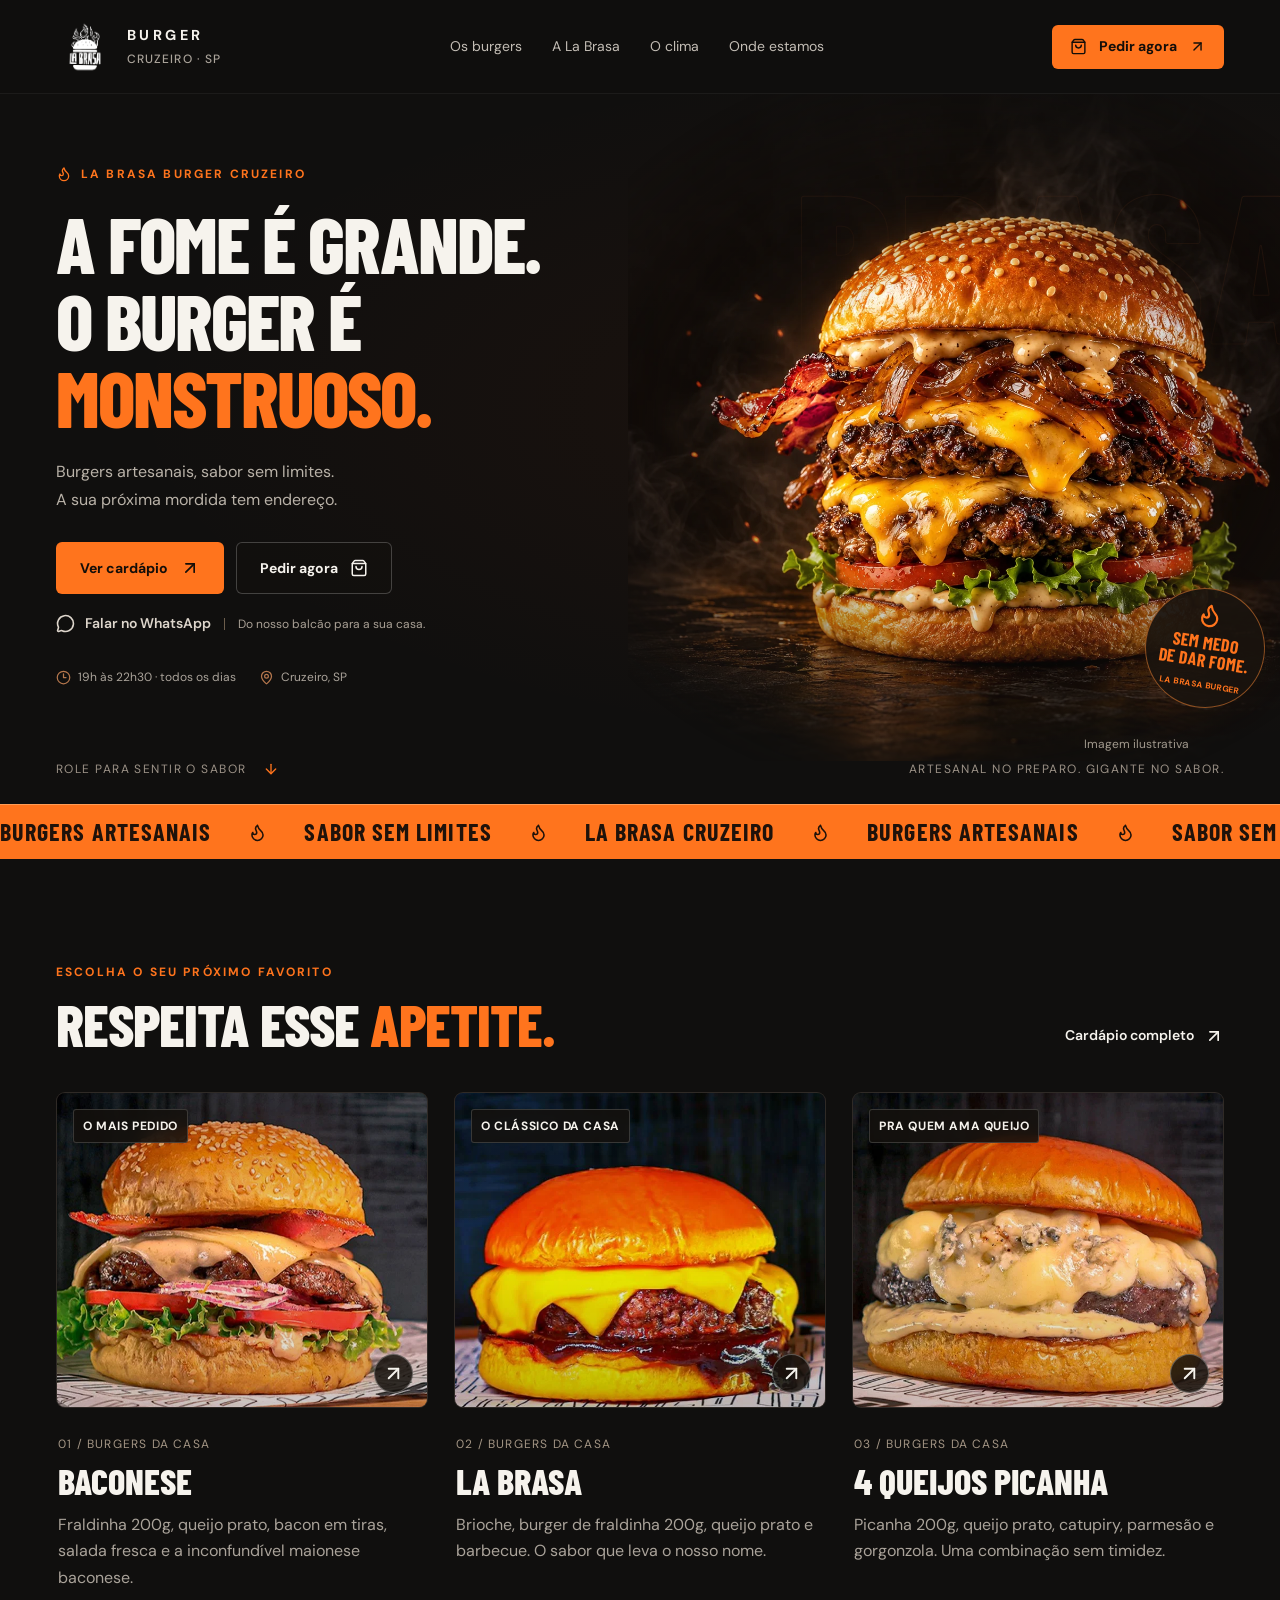
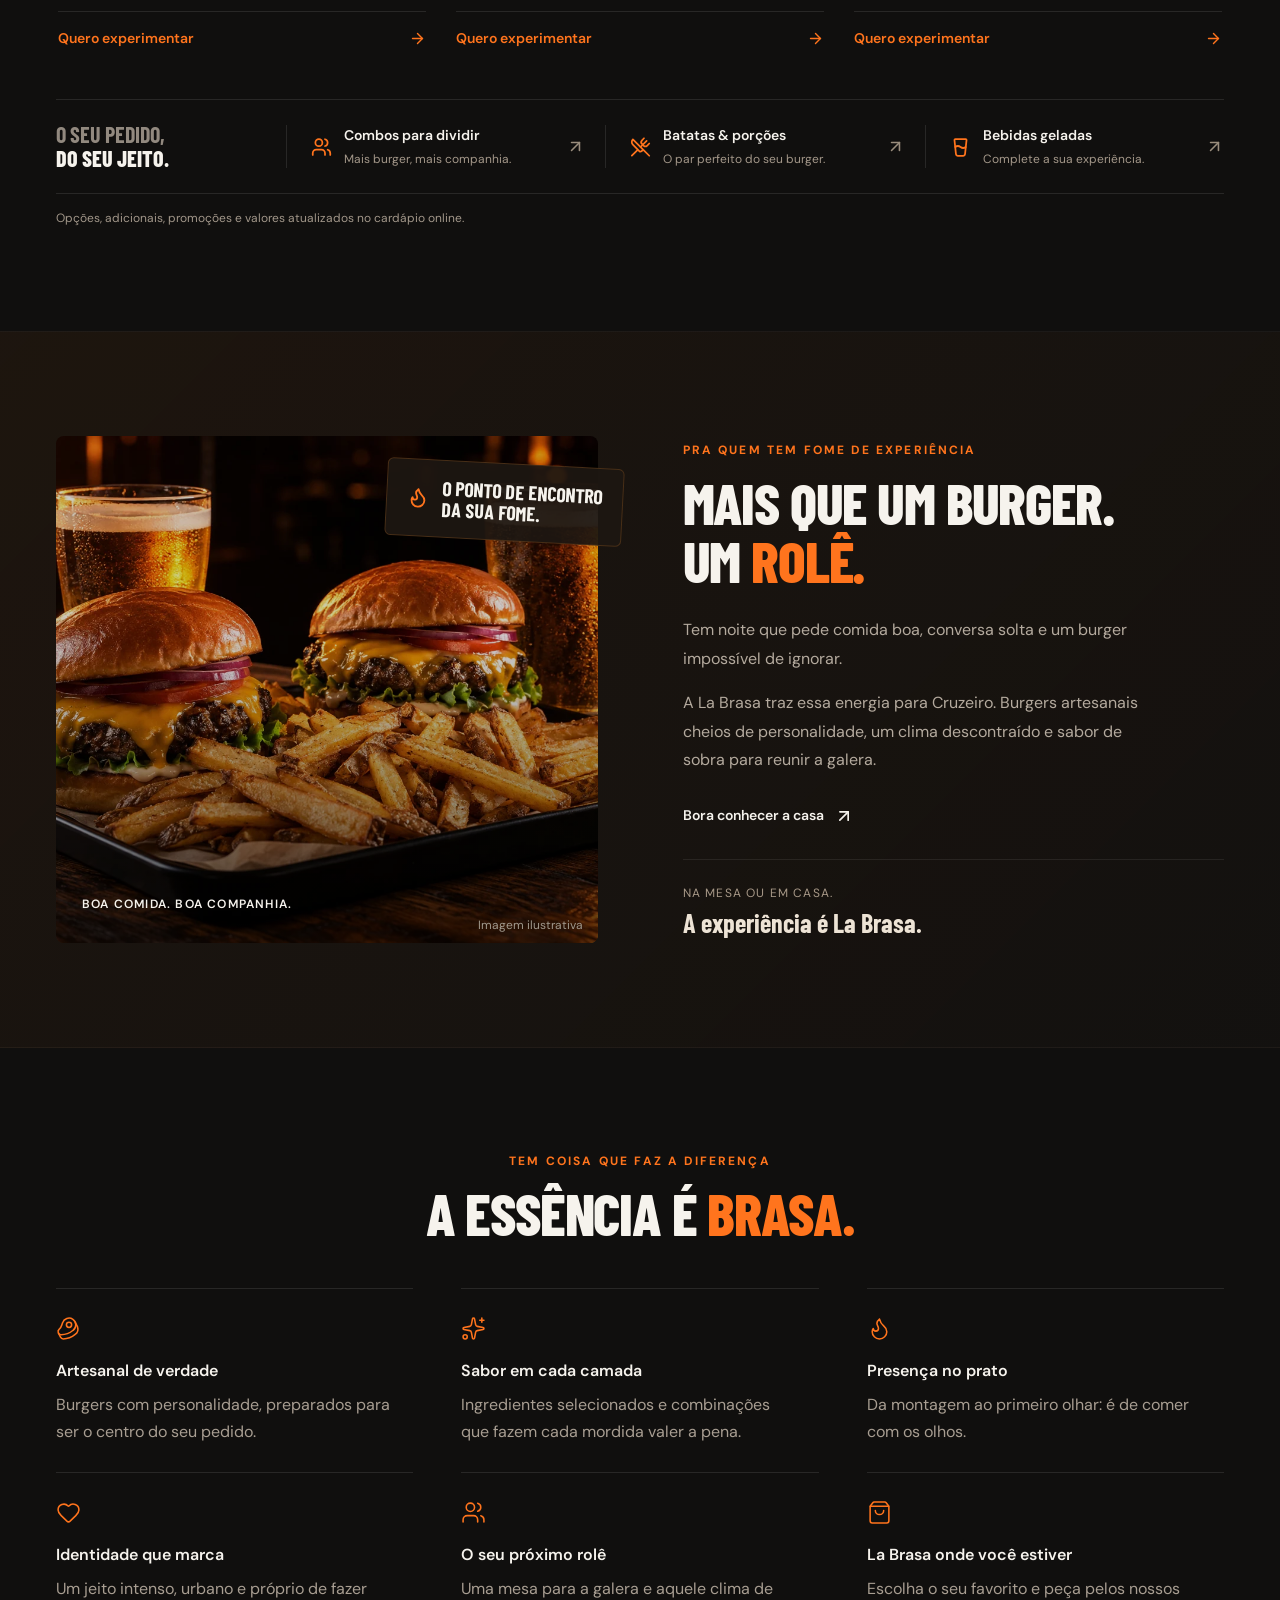
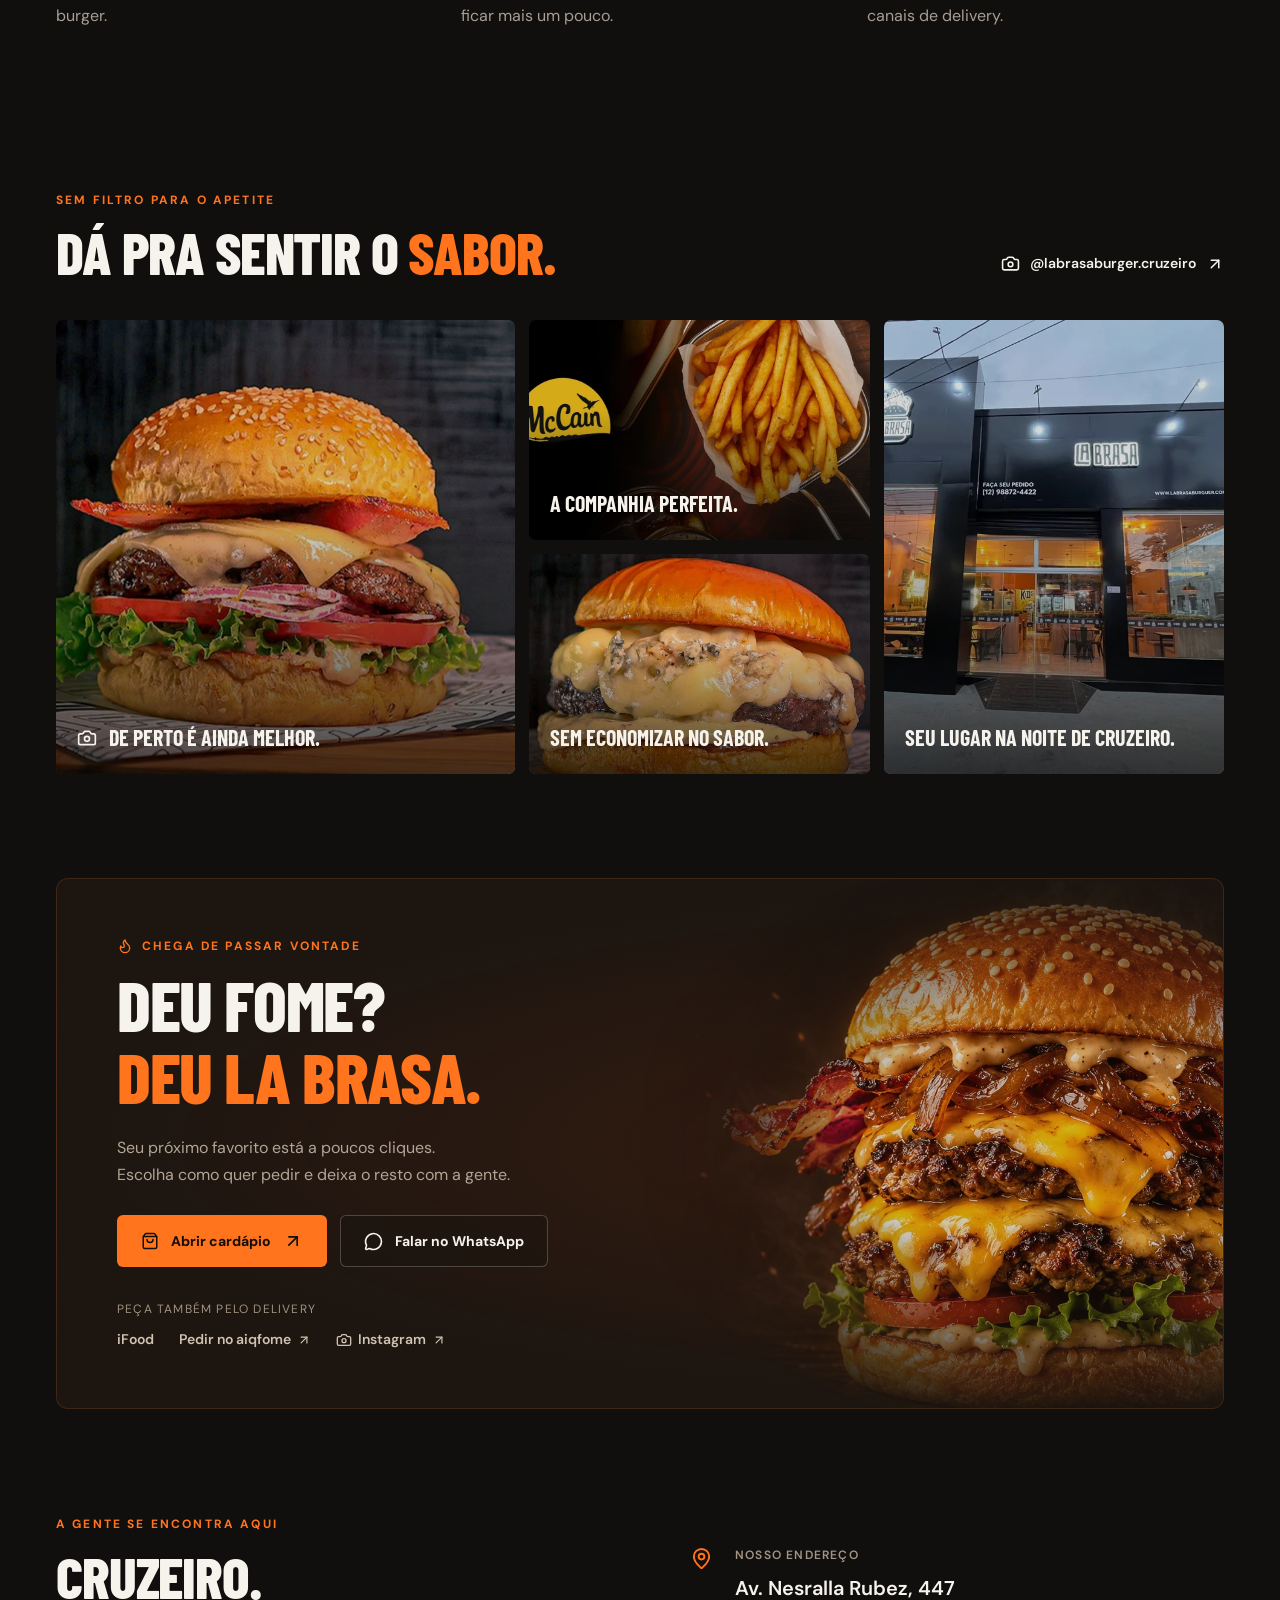
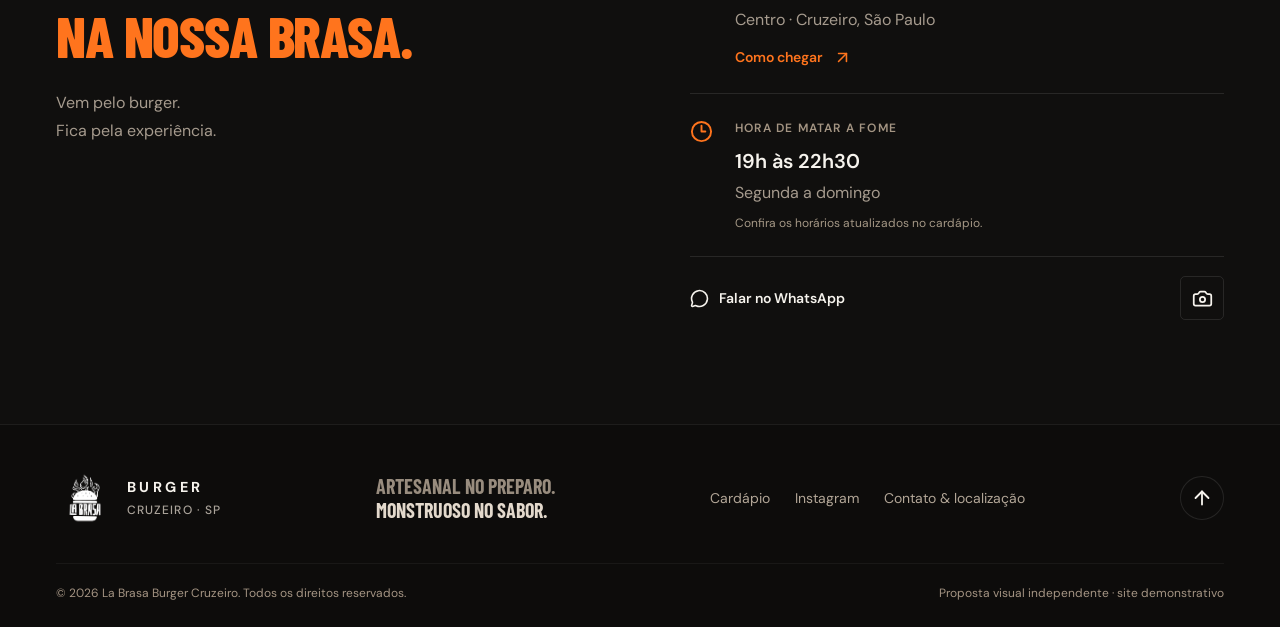
<file: la-brasa/index.html>
<!doctype html>
<html lang="pt-BR">
  <head>
    <meta charset="UTF-8" />
    <meta name="viewport" content="width=device-width, initial-scale=1.0" />
    <meta name="theme-color" content="#100f0e" />
    <meta name="robots" content="noindex, nofollow" />
    <meta name="description" content="Burgers artesanais, sabor sem limites. Conheça a La Brasa Burger Cruzeiro, explore o cardápio e escolha seu próximo favorito." />
    <title>La Brasa Burger Cruzeiro | Burgers artesanais monstruosos</title>
    <link rel="icon" href="./favicon.svg" type="image/svg+xml" />
    <link rel="stylesheet" href="./fonts/display.css" />
    <link rel="stylesheet" href="./fonts/body.css" />
    <script type="module" crossorigin src="./assets/index-CG7wfYru.js"></script>
    <link rel="stylesheet" crossorigin href="./assets/index-CJMqi4aC.css">
  </head>
  <body>
    <div id="root"></div>
    <noscript>Conheça a La Brasa Burger Cruzeiro: <a href="https://menu.brendi.com.br/la-brasa-burger-cruzeiro-centro/">abrir o cardápio e fazer seu pedido</a>.</noscript>
  </body>
</html>
</file>
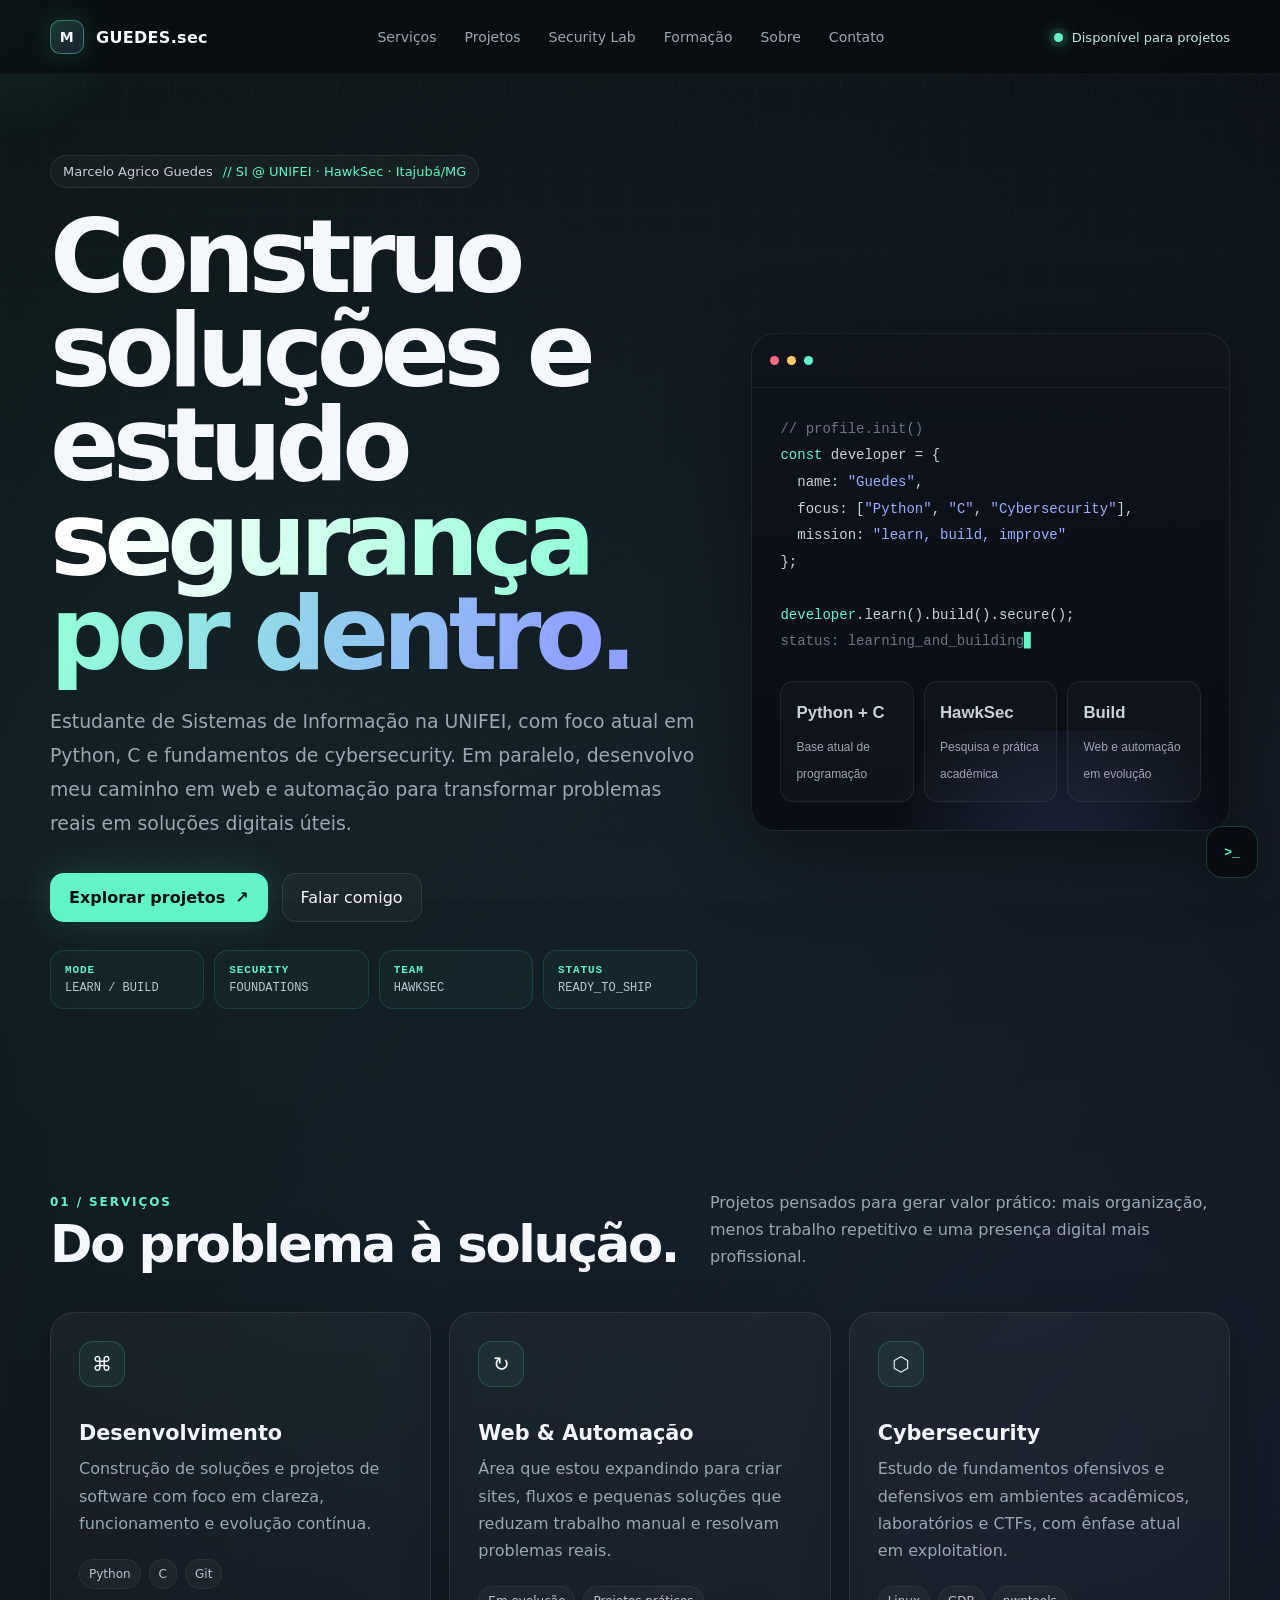
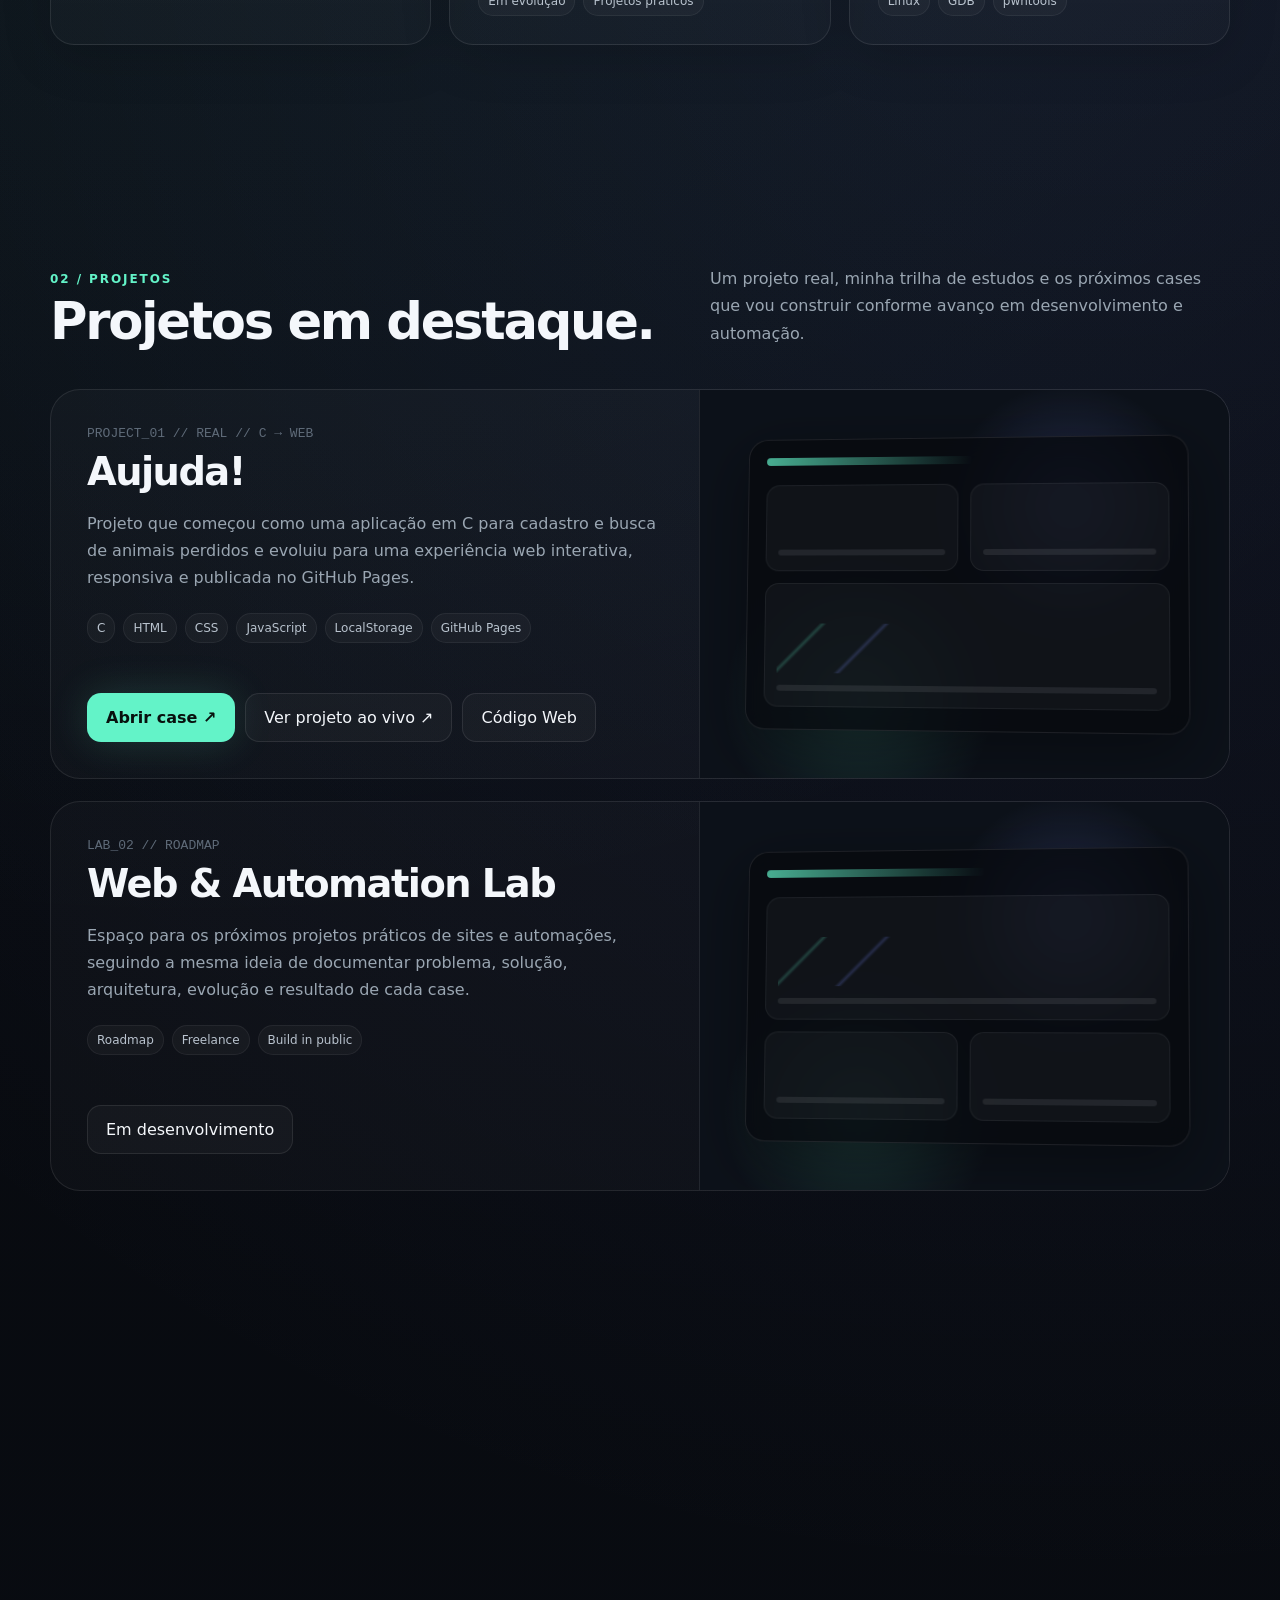
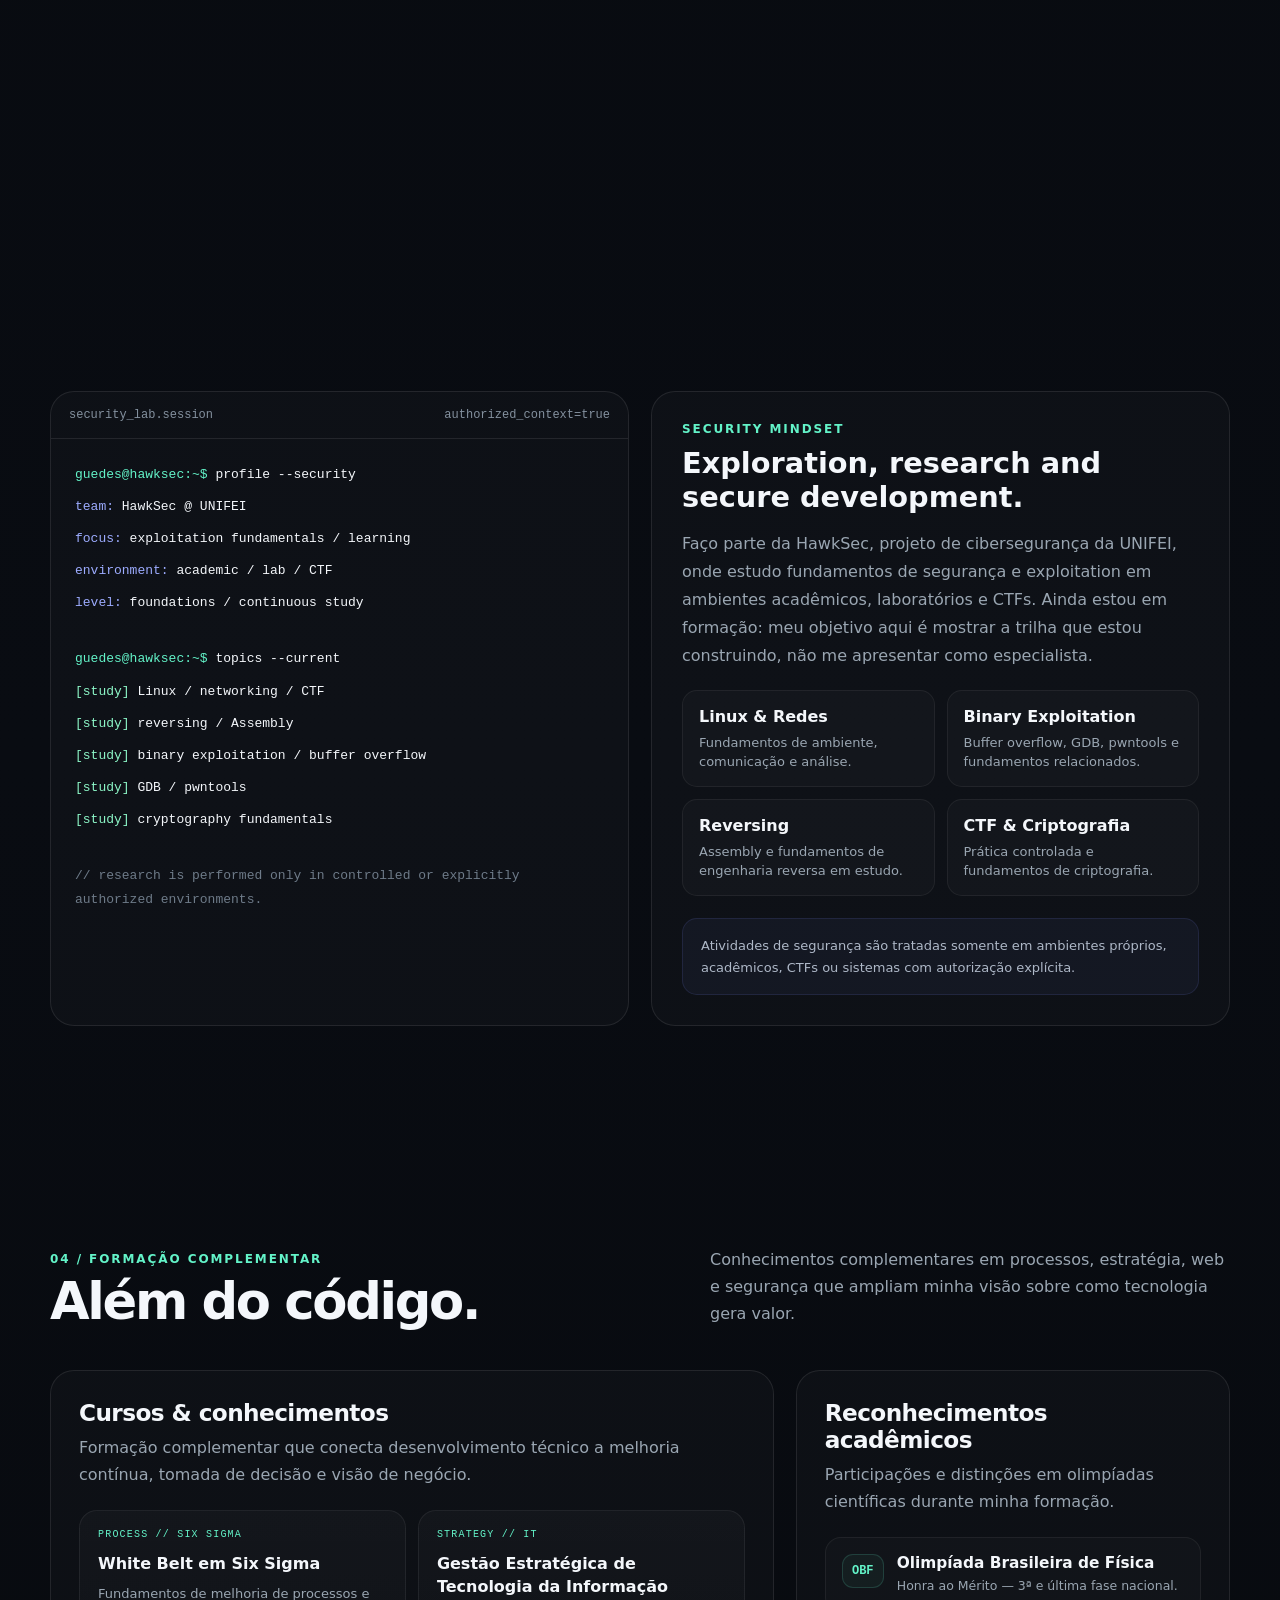
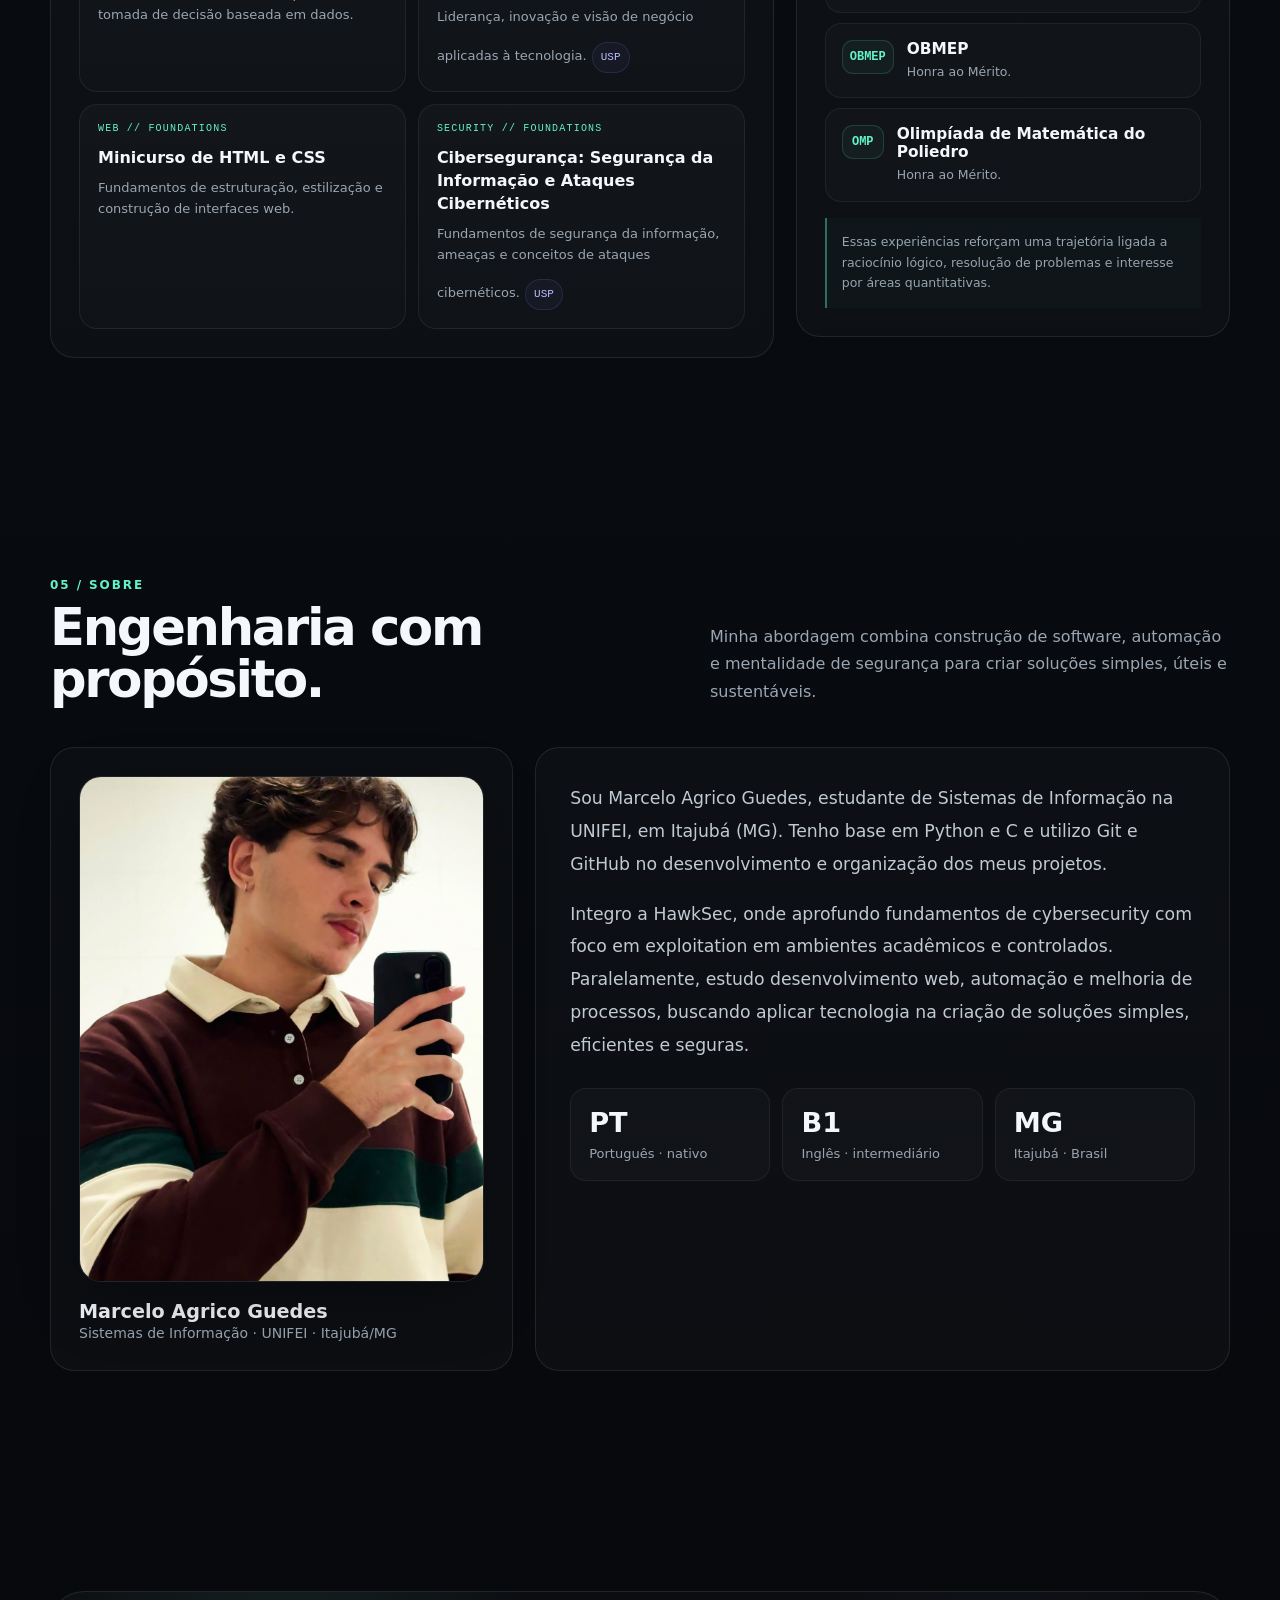
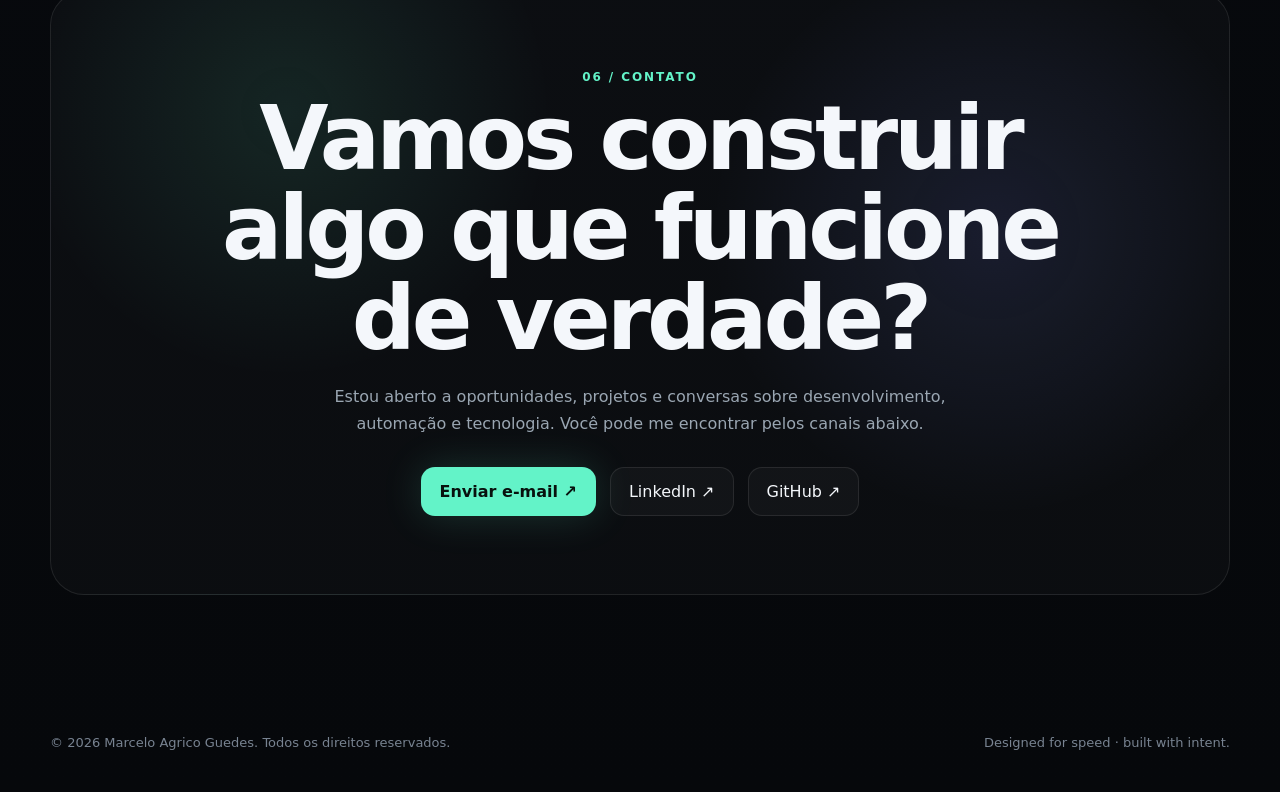
<file: index_portfolio_aujuda.html>
<!DOCTYPE html>
<html lang="pt-BR">
<head>
  <meta charset="UTF-8" />
  <meta name="viewport" content="width=device-width, initial-scale=1.0" />
  <meta name="description" content="Portfólio de Marcelo Agrico Guedes — desenvolvimento, automação e estudos em cybersecurity." />
  <title>Marcelo Agrico Guedes — Desenvolvimento & Cybersecurity</title>
  <style>
    :root{
      --bg:#07090d;
      --bg-soft:#0d1118;
      --panel:rgba(14,19,28,.72);
      --panel-2:rgba(10,14,22,.9);
      --text:#f4f7fb;
      --muted:#9aa6b2;
      --line:rgba(255,255,255,.09);
      --accent:#63f3c8;
      --accent-2:#7a8cff;
      --danger:#ff5f8f;
      --shadow:0 20px 80px rgba(0,0,0,.38);
      --radius:24px;
      --max:1180px;
    }

    *{box-sizing:border-box}
    html{scroll-behavior:smooth}
    body{
      margin:0;
      background:
        radial-gradient(circle at 15% 10%, rgba(99,243,200,.08), transparent 28%),
        radial-gradient(circle at 85% 20%, rgba(122,140,255,.10), transparent 30%),
        linear-gradient(180deg,#06080c 0%, #090c12 55%, #06080b 100%);
      color:var(--text);
      font-family:Inter, ui-sans-serif, system-ui, -apple-system, BlinkMacSystemFont, "Segoe UI", sans-serif;
      overflow-x:hidden;
    }

    body::before{
      content:"";
      position:fixed; inset:0; pointer-events:none; z-index:-1;
      background-image:
        linear-gradient(rgba(255,255,255,.025) 1px, transparent 1px),
        linear-gradient(90deg, rgba(255,255,255,.025) 1px, transparent 1px);
      background-size:42px 42px;
      mask-image:linear-gradient(to bottom, rgba(0,0,0,.85), transparent 90%);
    }

    a{color:inherit;text-decoration:none}
    button{font:inherit}
    .wrap{width:min(var(--max), calc(100% - 40px)); margin:auto}

    .cursor-glow{
      position:fixed; width:340px; height:340px; border-radius:50%;
      background:radial-gradient(circle, rgba(99,243,200,.11), transparent 62%);
      pointer-events:none; transform:translate(-50%,-50%);
      z-index:0; filter:blur(8px); opacity:.85;
    }

    header{
      position:sticky; top:0; z-index:50;
      backdrop-filter:blur(16px);
      background:rgba(7,9,13,.58);
      border-bottom:1px solid rgba(255,255,255,.06);
    }

    nav{
      display:flex; align-items:center; justify-content:space-between;
      min-height:74px;
    }

    .brand{
      display:flex; gap:12px; align-items:center; font-weight:800; letter-spacing:.02em;
    }

    .brand-mark{
      width:34px;height:34px;border-radius:10px;
      display:grid;place-items:center;
      border:1px solid rgba(99,243,200,.4);
      background:linear-gradient(145deg,rgba(99,243,200,.18),rgba(122,140,255,.12));
      box-shadow:0 0 30px rgba(99,243,200,.14);
      font-size:14px;
    }

    .nav-links{display:flex;gap:28px;color:var(--muted);font-size:14px}
    .nav-links a{transition:.25s}
    .nav-links a:hover{color:var(--text)}
    .status{
      display:flex; gap:9px; align-items:center;
      color:#bfe8d9;font-size:13px
    }
    .dot{
      width:9px;height:9px;border-radius:50%;background:var(--accent);
      box-shadow:0 0 0 5px rgba(99,243,200,.08),0 0 18px rgba(99,243,200,.8)
    }

    .hero{
      position:relative;
      min-height:calc(100vh - 74px);
      display:grid;align-items:center;
      padding:80px 0 70px;
    }

    .hero-grid{
      display:grid;grid-template-columns:1.15fr .85fr;gap:54px;align-items:center
    }

    .kicker{
      display:inline-flex;gap:10px;align-items:center;
      padding:8px 12px;border:1px solid rgba(255,255,255,.09);
      background:rgba(255,255,255,.03);
      border-radius:999px;
      color:#c5ced8;font-size:13px;
      margin-bottom:22px;
    }

    .kicker span{color:var(--accent)}

    h1{
      font-size:clamp(3.2rem, 8vw, 7.4rem);
      line-height:.92;letter-spacing:-.065em;margin:0 0 24px;
      max-width:860px;
    }

    .gradient-text{
      background:linear-gradient(100deg,#fff 5%,#93ffd9 48%,#8fa0ff 95%);
      -webkit-background-clip:text;background-clip:text;color:transparent;
    }

    .hero p{
      max-width:680px;color:var(--muted);
      font-size:clamp(1rem,1.6vw,1.18rem);line-height:1.8;
      margin:0 0 32px;
    }

    .hero-actions{display:flex;flex-wrap:wrap;gap:14px}
    .btn{
      border:1px solid var(--line);border-radius:14px;
      padding:14px 18px;display:inline-flex;align-items:center;gap:10px;
      transition:.25s ease; cursor:pointer;
    }
    .btn.primary{
      color:#08110e;background:var(--accent);border-color:transparent;font-weight:800;
      box-shadow:0 0 40px rgba(99,243,200,.16);
    }
    .btn.primary:hover{transform:translateY(-3px);box-shadow:0 14px 40px rgba(99,243,200,.18)}
    .btn.secondary{background:rgba(255,255,255,.03)}
    .btn.secondary:hover{background:rgba(255,255,255,.06);transform:translateY(-3px)}

    .terminal{
      position:relative;
      border:1px solid rgba(255,255,255,.08);
      border-radius:var(--radius);
      background:linear-gradient(180deg,rgba(14,19,28,.92),rgba(8,12,18,.92));
      box-shadow:var(--shadow);
      overflow:hidden;
      min-height:420px;
    }

    .terminal::after{
      content:"";position:absolute;inset:auto -20% -35% 10%;height:55%;
      background:radial-gradient(circle,rgba(122,140,255,.18),transparent 62%);
      pointer-events:none
    }

    .terminal-top{
      height:54px;display:flex;align-items:center;gap:8px;padding:0 18px;
      border-bottom:1px solid rgba(255,255,255,.06)
    }
    .term-dot{width:9px;height:9px;border-radius:50%;background:#56606d}
    .term-dot:nth-child(1){background:#ff6b80}
    .term-dot:nth-child(2){background:#ffcc67}
    .term-dot:nth-child(3){background:#63f3c8}
    .terminal-body{padding:28px;font-family:"SFMono-Regular",Consolas,monospace;font-size:14px;line-height:1.9;color:#c9d1db}
    .cmd{color:var(--accent)}
    .value{color:#9dacff}
    .comment{color:#677484}
    .typing::after{content:"▋";animation:blink 1s infinite;color:var(--accent)}
    @keyframes blink{50%{opacity:0}}

    .mini-stack{
      display:grid;grid-template-columns:repeat(3,1fr);gap:10px;margin-top:26px
    }
    .mini-card{
      border:1px solid rgba(255,255,255,.07);
      background:rgba(255,255,255,.025);
      padding:15px;border-radius:14px;font-family:Inter,sans-serif
    }
    .mini-card strong{display:block;font-size:1.05rem;margin-bottom:4px}
    .mini-card span{font-size:12px;color:var(--muted)}

    section{padding:110px 0}
    .section-head{display:flex;align-items:flex-end;justify-content:space-between;gap:24px;margin-bottom:42px}
    .eyebrow{
      color:var(--accent);font-size:12px;font-weight:800;letter-spacing:.16em;
      text-transform:uppercase;margin-bottom:10px
    }
    h2{
      margin:0;font-size:clamp(2rem,4vw,4rem);
      letter-spacing:-.045em;line-height:1
    }
    .section-head p{max-width:520px;color:var(--muted);line-height:1.7;margin:0}

    .services{
      display:grid;grid-template-columns:repeat(3,1fr);gap:18px
    }
    .card{
      border:1px solid var(--line);
      border-radius:var(--radius);
      background:linear-gradient(180deg,rgba(255,255,255,.035),rgba(255,255,255,.018));
      padding:28px;
      box-shadow:0 12px 50px rgba(0,0,0,.15);
      transition:.35s ease;
      position:relative;overflow:hidden;
    }
    .card::before{
      content:"";position:absolute;inset:-1px;opacity:0;
      background:linear-gradient(120deg,transparent 20%,rgba(99,243,200,.09),transparent 78%);
      transition:.4s;pointer-events:none
    }
    .card:hover{transform:translateY(-6px);border-color:rgba(99,243,200,.22)}
    .card:hover::before{opacity:1}
    .icon{
      width:46px;height:46px;border-radius:14px;
      display:grid;place-items:center;margin-bottom:34px;
      border:1px solid rgba(99,243,200,.18);
      background:rgba(99,243,200,.06);font-size:20px
    }
    .card h3{font-size:1.3rem;margin:0 0 10px}
    .card p{color:var(--muted);line-height:1.7;margin:0}
    .tags{display:flex;flex-wrap:wrap;gap:8px;margin-top:22px}
    .tag{
      font-size:12px;color:#b9c3ce;padding:7px 9px;border-radius:999px;
      background:rgba(255,255,255,.035);border:1px solid rgba(255,255,255,.06)
    }

    .projects{display:grid;gap:22px}
    .project{
      display:grid;grid-template-columns:1.1fr .9fr;
      border:1px solid var(--line);border-radius:30px;overflow:hidden;
      background:rgba(255,255,255,.025);min-height:390px;
      transition:.35s
    }
    .project:hover{border-color:rgba(122,140,255,.25);transform:translateY(-4px)}
    .project-content{padding:36px;display:flex;flex-direction:column;justify-content:space-between}
    .project-content h3{font-size:clamp(1.8rem,3vw,3rem);margin:8px 0 14px;letter-spacing:-.04em}
    .project-content p{color:var(--muted);line-height:1.7;max-width:620px}
    .project-num{color:#5f6b79;font-family:monospace}
    .project-visual{
      min-height:330px;position:relative;overflow:hidden;
      background:
        radial-gradient(circle at 70% 30%,rgba(122,140,255,.24),transparent 27%),
        radial-gradient(circle at 30% 80%,rgba(99,243,200,.16),transparent 28%),
        #0c1119;
      border-left:1px solid var(--line)
    }
    .ui-window{
      position:absolute;left:8%;top:12%;width:84%;height:76%;
      border:1px solid rgba(255,255,255,.09);border-radius:20px;
      background:rgba(7,10,15,.78);backdrop-filter:blur(12px);
      box-shadow:0 20px 60px rgba(0,0,0,.35);padding:18px;
      transform:perspective(1000px) rotateY(-5deg) rotateX(3deg)
    }
    .ui-bar{height:8px;width:38%;border-radius:10px;background:linear-gradient(90deg,var(--accent),transparent);opacity:.7;margin-bottom:20px}
    .ui-grid{display:grid;grid-template-columns:repeat(2,1fr);gap:12px}
    .ui-box{height:88px;border-radius:14px;background:rgba(255,255,255,.035);border:1px solid rgba(255,255,255,.06);position:relative;overflow:hidden}
    .ui-box::after{content:"";position:absolute;left:12px;right:12px;bottom:15px;height:6px;border-radius:10px;background:rgba(255,255,255,.08)}
    .ui-box.tall{grid-column:1/-1;height:125px}
    .spark{
      position:absolute;left:12px;right:12px;top:40px;height:50px;
      background:linear-gradient(135deg,transparent 10%,rgba(99,243,200,.25) 11%,transparent 12% 25%,rgba(122,140,255,.25) 26%,transparent 27%);
      opacity:.8
    }

    .about-grid{display:grid;grid-template-columns:.8fr 1.2fr;gap:22px}
    .profile-panel,.about-panel{
      border:1px solid var(--line);border-radius:var(--radius);background:rgba(255,255,255,.025)
    }
    .profile-panel{padding:28px}
    .profile-orb{
      aspect-ratio:1;border-radius:22px;
      background:
        radial-gradient(circle at 25% 25%,rgba(99,243,200,.6),transparent 20%),
        radial-gradient(circle at 70% 35%,rgba(122,140,255,.6),transparent 22%),
        radial-gradient(circle at 55% 75%,rgba(255,95,143,.28),transparent 20%),
        #0b1017;
      border:1px solid rgba(255,255,255,.08);position:relative;overflow:hidden
    }
    .profile-orb::after{
      content:"M";position:absolute;inset:0;display:grid;place-items:center;
      font-size:8rem;font-weight:900;letter-spacing:-.08em;color:rgba(255,255,255,.92);
      text-shadow:0 0 70px rgba(99,243,200,.3)
    }
    .profile-meta{padding-top:18px}
    .profile-meta strong{display:block;font-size:1.2rem}
    .profile-meta span{color:var(--muted);font-size:14px}

    .about-panel{padding:34px}
    .about-panel p{font-size:1.08rem;color:#c1cad3;line-height:1.9;margin-top:0}
    .stats{display:grid;grid-template-columns:repeat(3,1fr);gap:12px;margin-top:26px}
    .stat{padding:18px;border-radius:16px;background:rgba(255,255,255,.025);border:1px solid rgba(255,255,255,.06)}
    .stat strong{font-size:1.7rem;display:block;margin-bottom:5px}
    .stat span{color:var(--muted);font-size:13px}

    .contact{
      text-align:center;
      border:1px solid var(--line);border-radius:34px;
      background:
        radial-gradient(circle at 20% 20%,rgba(99,243,200,.10),transparent 25%),
        radial-gradient(circle at 80% 40%,rgba(122,140,255,.12),transparent 28%),
        rgba(255,255,255,.025);
      padding:78px 28px;
      position:relative;overflow:hidden
    }
    .contact h2{font-size:clamp(2.7rem,7vw,6rem);max-width:900px;margin:0 auto 20px}
    .contact p{color:var(--muted);max-width:680px;margin:0 auto 30px;line-height:1.7}
    footer{padding:30px 0 42px;color:#788391;font-size:13px}
    .footer-row{display:flex;justify-content:space-between;gap:20px;flex-wrap:wrap}

    .reveal{
      opacity:1;transform:none;
      transition:opacity .8s ease, transform .8s ease;
    }
    .motion-ready .reveal{opacity:0;transform:translateY(24px)}
    .motion-ready .reveal.visible{opacity:1;transform:none}

    @media(max-width:900px){
      .hero-grid,.project,.about-grid{grid-template-columns:1fr}
      .services{grid-template-columns:1fr}
      .nav-links{display:none}
      .hero{padding-top:50px}
      .terminal{min-height:360px}
      .project-visual{border-left:none;border-top:1px solid var(--line)}
      .section-head{align-items:flex-start;flex-direction:column}
    }

    @media(max-width:620px){
      .wrap{width:min(var(--max), calc(100% - 24px))}
      h1{font-size:3.3rem}
      .status{display:none}
      .mini-stack,.stats{grid-template-columns:1fr}
      section{padding:80px 0}
      .project-content{padding:26px}
      .terminal-body{padding:22px;font-size:12.5px}
      .contact{padding:54px 18px}
    }
  
    /* --- Cybersecurity upgrade --- */
    .boot-screen{
      position:fixed; inset:0; z-index:9999;
      display:grid; place-items:center;
      background:#040609;
      transition:opacity .65s ease, visibility .65s ease;
      animation:bootFallback .65s ease 2.2s forwards;
    }
    .boot-screen.done{opacity:0;visibility:hidden;pointer-events:none}
    @keyframes bootFallback{to{opacity:0;visibility:hidden;pointer-events:none}}
    .boot-box{
      width:min(720px,calc(100% - 32px));
      font-family:"SFMono-Regular",Consolas,monospace;
      color:#b7c2cc;font-size:13px;line-height:1.8
    }
    .boot-title{color:var(--accent);font-weight:800;margin-bottom:12px}
    .boot-line{opacity:0;transform:translateY(4px);animation:bootIn .25s forwards}
    @keyframes bootIn{to{opacity:1;transform:none}}
    .boot-progress{
      margin-top:16px;height:6px;border-radius:999px;overflow:hidden;
      background:rgba(255,255,255,.06);border:1px solid rgba(255,255,255,.06)
    }
    .boot-progress span{
      display:block;height:100%;width:0;background:linear-gradient(90deg,var(--accent),var(--accent-2));
      animation:loadBoot 1.65s ease forwards
    }
    @keyframes loadBoot{to{width:100%}}

    .scanline{
      position:fixed; inset:0; pointer-events:none; z-index:90; opacity:.08;
      background:linear-gradient(to bottom,transparent 0%,rgba(255,255,255,.32) 50%,transparent 100%);
      background-size:100% 7px;
      mix-blend-mode:soft-light;
    }
    .noise{
      position:fixed; inset:0; z-index:-1; pointer-events:none; opacity:.035;
      background-image:url("data:image/svg+xml,%3Csvg xmlns='http://www.w3.org/2000/svg' width='120' height='120' viewBox='0 0 120 120'%3E%3Cfilter id='n'%3E%3CfeTurbulence type='fractalNoise' baseFrequency='.85' numOctaves='2' stitchTiles='stitch'/%3E%3C/filter%3E%3Crect width='100%25' height='100%25' filter='url(%23n)' opacity='.7'/%3E%3C/svg%3E");
    }

    .cyber-strip{
      margin-top:28px;
      display:grid;grid-template-columns:repeat(4,1fr);gap:10px;
    }
    .cyber-chip{
      border:1px solid rgba(99,243,200,.12);
      background:rgba(99,243,200,.035);
      border-radius:14px;padding:13px 14px;
      font-family:"SFMono-Regular",Consolas,monospace;
      font-size:12px;color:#b9c7cf
    }
    .cyber-chip b{display:block;color:var(--accent);font-size:11px;margin-bottom:5px;letter-spacing:.08em}

    .security-lab{
      display:grid;grid-template-columns:1fr 1fr;gap:22px
    }
    .lab-console,.lab-info{
      border:1px solid var(--line);border-radius:var(--radius);
      background:rgba(255,255,255,.025);overflow:hidden
    }
    .lab-console-head{
      display:flex;align-items:center;justify-content:space-between;
      padding:16px 18px;border-bottom:1px solid var(--line);
      font-family:monospace;font-size:12px;color:#84919f
    }
    .lab-console-body{
      padding:24px;font-family:"SFMono-Regular",Consolas,monospace;
      line-height:1.85;font-size:13px;min-height:365px
    }
    .lab-line{margin:0 0 8px}
    .lab-prompt{color:var(--accent)}
    .lab-muted{color:#6e7b89}
    .lab-blue{color:#9dacff}
    .lab-ok{color:#8df7c8}
    .lab-info{padding:30px}
    .lab-info h3{font-size:1.8rem;margin:0 0 12px}
    .lab-info p{color:var(--muted);line-height:1.75}
    .safe-note{
      margin-top:22px;padding:16px 18px;border-radius:15px;
      background:rgba(122,140,255,.055);
      border:1px solid rgba(122,140,255,.13);
      color:#aeb8c7;font-size:13px;line-height:1.65
    }
    .security-grid{
      display:grid;grid-template-columns:repeat(2,1fr);gap:12px;margin-top:20px
    }
    .security-item{
      padding:16px;border-radius:15px;border:1px solid rgba(255,255,255,.06);
      background:rgba(255,255,255,.025)
    }
    .security-item strong{display:block;margin-bottom:6px}
    .security-item span{color:var(--muted);font-size:13px}

    .terminal-launch{
      position:fixed;right:22px;bottom:22px;z-index:120;
      width:52px;height:52px;border-radius:16px;border:1px solid rgba(99,243,200,.2);
      background:rgba(8,12,17,.88);backdrop-filter:blur(12px);
      color:var(--accent);cursor:pointer;box-shadow:0 12px 40px rgba(0,0,0,.3);
      font-family:monospace;font-weight:800
    }
    .terminal-modal{
      position:fixed;inset:0;z-index:200;
      background:rgba(1,3,5,.68);backdrop-filter:blur(8px);
      display:none;place-items:center;padding:20px
    }
    .terminal-modal.open{display:grid}
    .terminal-shell{
      width:min(780px,100%);border:1px solid rgba(255,255,255,.1);
      background:#07100e;border-radius:20px;overflow:hidden;box-shadow:0 30px 100px rgba(0,0,0,.55)
    }
    .terminal-shell-top{
      display:flex;justify-content:space-between;align-items:center;padding:14px 18px;
      border-bottom:1px solid rgba(255,255,255,.07);font-family:monospace;font-size:12px;color:#73818d
    }
    .terminal-close{background:none;border:none;color:#81909c;cursor:pointer;font-size:18px}
    .terminal-output{
      padding:20px;min-height:310px;max-height:52vh;overflow:auto;
      font-family:"SFMono-Regular",Consolas,monospace;font-size:13px;line-height:1.7;color:#b9c8c2
    }
    .terminal-input-row{
      display:flex;gap:10px;padding:14px 20px;border-top:1px solid rgba(255,255,255,.07);
      font-family:monospace
    }
    .terminal-input-row span{color:var(--accent)}
    .terminal-input{
      flex:1;background:none;border:none;outline:none;color:#d8e0e4;font-family:inherit;font-size:13px
    }

    @media(max-width:900px){
      .security-lab{grid-template-columns:1fr}
      .cyber-strip{grid-template-columns:repeat(2,1fr)}
    }
    @media(max-width:620px){
      .cyber-strip,.security-grid{grid-template-columns:1fr}
      .terminal-launch{right:14px;bottom:14px}
    }

    /* --- V4: profile photo, courses and academic recognition --- */
    .profile-photo{
      width:100%;
      aspect-ratio:4/5;
      display:block;
      object-fit:cover;
      object-position:center 28%;
      border-radius:22px;
      border:1px solid rgba(255,255,255,.09);
      background:#0b1017;
      box-shadow:0 20px 60px rgba(0,0,0,.28);
      filter:saturate(.92) contrast(1.02);
      transition:transform .45s ease, filter .45s ease;
    }
    .profile-panel:hover .profile-photo{
      transform:scale(1.015);
      filter:saturate(1) contrast(1.04);
    }

    .formation-layout{
      display:grid;
      grid-template-columns:1.25fr .75fr;
      gap:22px;
      align-items:start;
    }
    .formation-panel,
    .awards-panel{
      border:1px solid var(--line);
      border-radius:var(--radius);
      background:rgba(255,255,255,.025);
      padding:28px;
    }
    .formation-panel h3,
    .awards-panel h3{
      margin:0 0 8px;
      font-size:1.45rem;
      letter-spacing:-.025em;
    }
    .formation-panel > p,
    .awards-panel > p{
      margin:0 0 22px;
      color:var(--muted);
      line-height:1.7;
    }
    .course-list{
      display:grid;
      grid-template-columns:repeat(2,1fr);
      gap:12px;
    }
    .course-card{
      padding:18px;
      min-height:164px;
      border-radius:18px;
      border:1px solid rgba(255,255,255,.065);
      background:linear-gradient(180deg,rgba(255,255,255,.028),rgba(255,255,255,.015));
      position:relative;
      overflow:hidden;
      transition:.3s ease;
    }
    .course-card:hover{
      transform:translateY(-4px);
      border-color:rgba(99,243,200,.18);
    }
    .course-code{
      font-family:"SFMono-Regular",Consolas,monospace;
      font-size:10px;
      letter-spacing:.12em;
      color:var(--accent);
      text-transform:uppercase;
      margin-bottom:12px;
    }
    .course-card strong{
      display:block;
      font-size:1rem;
      line-height:1.45;
      margin-bottom:8px;
    }
    .course-card span{
      color:var(--muted);
      font-size:13px;
      line-height:1.55;
    }
    .issuer{
      display:inline-flex;
      margin-top:14px;
      padding:6px 8px;
      border-radius:999px;
      border:1px solid rgba(122,140,255,.15);
      background:rgba(122,140,255,.055);
      color:#b8c0ff !important;
      font-size:11px !important;
      font-family:"SFMono-Regular",Consolas,monospace;
    }

    .award-list{display:grid;gap:10px}
    .award{
      display:grid;
      grid-template-columns:auto 1fr;
      gap:13px;
      align-items:start;
      padding:16px;
      border-radius:16px;
      border:1px solid rgba(255,255,255,.06);
      background:rgba(255,255,255,.02);
    }
    .award-mark{
      min-width:42px;height:34px;padding:0 7px;border-radius:11px;
      display:grid;place-items:center;
      border:1px solid rgba(99,243,200,.16);
      background:rgba(99,243,200,.045);
      color:var(--accent);
      font-family:monospace;
      font-size:12px;
      font-weight:800;
    }
    .award strong{display:block;font-size:.96rem;margin-bottom:5px}
    .award span{display:block;color:var(--muted);font-size:12.5px;line-height:1.5}

    .academic-note{
      margin-top:16px;
      padding:14px 15px;
      border-left:2px solid rgba(99,243,200,.4);
      background:rgba(99,243,200,.025);
      color:#96a5af;
      font-size:12.5px;
      line-height:1.65;
    }

    @media(max-width:900px){
      .formation-layout{grid-template-columns:1fr}
    }
    @media(max-width:650px){
      .course-list{grid-template-columns:1fr}
      .profile-photo{aspect-ratio:1/1.08}
    }

    /* --- V5: interactive project case --- */
    .project-actions{
      display:flex;flex-wrap:wrap;gap:10px;margin-top:22px
    }

    .case-modal{
      position:fixed;inset:0;z-index:300;
      display:none;
      background:rgba(2,4,7,.78);
      backdrop-filter:blur(12px);
      padding:18px;
      overflow:auto;
    }
    .case-modal.open{display:block}
    .case-shell{
      width:min(1180px,100%);
      margin:24px auto;
      border:1px solid rgba(255,255,255,.1);
      border-radius:28px;
      overflow:hidden;
      background:
        radial-gradient(circle at 80% 10%,rgba(122,140,255,.10),transparent 26%),
        radial-gradient(circle at 10% 20%,rgba(99,243,200,.07),transparent 22%),
        #070b10;
      box-shadow:0 30px 120px rgba(0,0,0,.62);
    }
    .case-top{
      position:sticky;top:0;z-index:4;
      display:flex;justify-content:space-between;align-items:center;gap:20px;
      padding:16px 20px;
      background:rgba(7,11,16,.88);
      backdrop-filter:blur(14px);
      border-bottom:1px solid rgba(255,255,255,.07)
    }
    .case-top-left{
      font-family:"SFMono-Regular",Consolas,monospace;
      font-size:12px;color:#85919d
    }
    .case-top-left b{color:var(--accent)}
    .case-close{
      border:1px solid rgba(255,255,255,.08);
      background:rgba(255,255,255,.035);
      color:#c7d0d7;
      width:38px;height:38px;border-radius:12px;cursor:pointer;
      font-size:20px
    }

    .case-hero{
      padding:66px 46px 42px;
      border-bottom:1px solid rgba(255,255,255,.065)
    }
    .case-label{
      display:inline-flex;
      font-family:"SFMono-Regular",Consolas,monospace;
      color:var(--accent);font-size:11px;letter-spacing:.13em;
      text-transform:uppercase;margin-bottom:14px
    }
    .case-hero h2{
      font-size:clamp(3rem,8vw,7rem);
      margin:0 0 18px;letter-spacing:-.07em
    }
    .case-lead{
      max-width:800px;
      font-size:1.08rem;line-height:1.85;color:#aeb9c3;
      margin:0
    }
    .case-meta{
      display:grid;grid-template-columns:repeat(4,1fr);
      gap:10px;margin-top:30px
    }
    .case-meta-item{
      padding:15px;border:1px solid rgba(255,255,255,.06);
      background:rgba(255,255,255,.022);border-radius:14px
    }
    .case-meta-item b{
      display:block;color:var(--accent);font-family:monospace;
      font-size:10px;letter-spacing:.1em;margin-bottom:6px
    }
    .case-meta-item span{font-size:13px;color:#bdc6ce}

    .case-content{padding:42px 46px 56px}
    .case-section{
      display:grid;grid-template-columns:.35fr .65fr;
      gap:36px;padding:38px 0;
      border-bottom:1px solid rgba(255,255,255,.06)
    }
    .case-section:last-child{border-bottom:none}
    .case-section-index{
      font-family:"SFMono-Regular",Consolas,monospace;
      color:#6d7a87;font-size:12px
    }
    .case-section-body h3{
      margin:0 0 14px;font-size:clamp(1.7rem,3vw,2.7rem);
      letter-spacing:-.04em
    }
    .case-section-body p{
      color:#a8b3bd;line-height:1.85;margin:0 0 16px
    }

    .feature-grid,.tech-grid{
      display:grid;grid-template-columns:repeat(2,1fr);
      gap:10px;margin-top:20px
    }
    .case-card{
      padding:18px;border-radius:16px;
      border:1px solid rgba(255,255,255,.065);
      background:rgba(255,255,255,.023)
    }
    .case-card strong{display:block;margin-bottom:7px}
    .case-card span{font-size:13px;color:#8795a2;line-height:1.55}

    .flow-wrap{
      margin-top:22px;
      display:grid;grid-template-columns:.9fr 1.1fr;gap:18px;align-items:start
    }
    .flow-image{
      width:100%;display:block;border-radius:18px;
      border:1px solid rgba(255,255,255,.075);
      background:white
    }
    .flow-steps{display:grid;gap:10px}
    .flow-step{
      padding:16px 17px;border-radius:15px;
      background:rgba(255,255,255,.022);
      border:1px solid rgba(255,255,255,.06)
    }
    .flow-step b{
      font-family:monospace;color:var(--accent);
      margin-right:8px;font-size:11px
    }
    .flow-step span{color:#a9b4bd;font-size:13px;line-height:1.55}

    .terminal-demo{
      margin-top:20px;border:1px solid rgba(255,255,255,.075);
      border-radius:18px;overflow:hidden;background:#050908
    }
    .terminal-demo-top{
      padding:12px 16px;border-bottom:1px solid rgba(255,255,255,.06);
      color:#64727f;font:11px monospace
    }
    .terminal-demo-body{
      padding:18px;font:13px/1.75 "SFMono-Regular",Consolas,monospace;color:#aebdb6
    }
    .terminal-demo-body .p{color:var(--accent)}
    .terminal-demo-body .v{color:#9dacff}

    .scope-diff{
      display:grid;grid-template-columns:1fr 1fr;gap:12px;margin-top:20px
    }
    .scope-box{
      border-radius:17px;padding:20px;
      border:1px solid rgba(255,255,255,.065);
      background:rgba(255,255,255,.02)
    }
    .scope-box b{
      display:block;font-family:monospace;font-size:11px;
      letter-spacing:.1em;margin-bottom:12px
    }
    .scope-box.planned b{color:#9dacff}
    .scope-box.current b{color:var(--accent)}
    .scope-box ul{margin:0;padding-left:18px;color:#94a2ad;line-height:1.8;font-size:13px}

    .case-cta{
      display:flex;flex-wrap:wrap;gap:12px;margin-top:25px
    }

    @media(max-width:850px){
      .case-section{grid-template-columns:1fr;gap:12px}
      .case-meta{grid-template-columns:repeat(2,1fr)}
      .flow-wrap{grid-template-columns:1fr}
    }
    @media(max-width:620px){
      .case-modal{padding:0}
      .case-shell{margin:0;border-radius:0;min-height:100vh}
      .case-hero,.case-content{padding-left:22px;padding-right:22px}
      .case-meta,.feature-grid,.tech-grid,.scope-diff{grid-template-columns:1fr}
    }

  </style>
</head>
<body>

  <div class="boot-screen" id="bootScreen">
    <div class="boot-box">
      <div class="boot-title">GUEDES.SEC // secure portfolio interface</div>
      <div class="boot-line" style="animation-delay:.10s">[+] loading interface modules...</div>
      <div class="boot-line" style="animation-delay:.28s">[+] initializing developer profile...</div>
      <div class="boot-line" style="animation-delay:.46s">[+] mounting HawkSec context...</div>
      <div class="boot-line" style="animation-delay:.64s">[+] mounting project registry...</div>
      <div class="boot-line" style="animation-delay:.82s">[+] system ready.</div>
      <div class="boot-progress"><span></span></div>
    </div>
  </div>
  <div class="scanline"></div>
  <div class="noise"></div>

  <div class="cursor-glow" id="glow"></div>

  <header>
    <div class="wrap">
      <nav>
        <a class="brand" href="#top">
          <span class="brand-mark">M</span>
          <span>GUEDES.sec</span>
        </a>
        <div class="nav-links">
          <a href="#servicos">Serviços</a>
          <a href="#projetos">Projetos</a>
          <a href="#security">Security Lab</a>
          <a href="#formacao">Formação</a>
          <a href="#sobre">Sobre</a>
          <a href="#contato">Contato</a>
        </div>
        <div class="status"><span class="dot"></span> Disponível para projetos</div>
      </nav>
    </div>
  </header>

  <main id="top">
    <section class="hero">
      <div class="wrap hero-grid">
        <div class="reveal">
          <div class="kicker">Marcelo Agrico Guedes <span>// SI @ UNIFEI · HawkSec · Itajubá/MG</span></div>
          <h1>Construo soluções e estudo <span class="gradient-text">segurança por dentro.</span></h1>
          <p>
            Estudante de Sistemas de Informação na UNIFEI, com foco atual em Python, C e fundamentos de cybersecurity.
            Em paralelo, desenvolvo meu caminho em web e automação para transformar problemas reais em soluções digitais úteis.
          </p>
          <div class="hero-actions">
            <a class="btn primary" href="#projetos">Explorar projetos <span>↗</span></a>
            <a class="btn secondary" href="#contato">Falar comigo</a>
          </div>
          <div class="cyber-strip">
            <div class="cyber-chip"><b>MODE</b>LEARN / BUILD</div>
            <div class="cyber-chip"><b>SECURITY</b>FOUNDATIONS</div>
            <div class="cyber-chip"><b>TEAM</b>HAWKSEC</div>
            <div class="cyber-chip"><b>STATUS</b>READY_TO_SHIP</div>
          </div>
        </div>

        <div class="terminal reveal">
          <div class="terminal-top">
            <span class="term-dot"></span><span class="term-dot"></span><span class="term-dot"></span>
          </div>
          <div class="terminal-body">
            <div><span class="comment">// profile.init()</span></div>
            <div><span class="cmd">const</span> developer = {</div>
            <div>&nbsp;&nbsp;name: <span class="value">"Guedes"</span>,</div>
            <div>&nbsp;&nbsp;focus: [<span class="value">"Python"</span>, <span class="value">"C"</span>, <span class="value">"Cybersecurity"</span>],</div>
            <div>&nbsp;&nbsp;mission: <span class="value">"learn, build, improve"</span></div>
            <div>};</div>
            <br>
            <div><span class="cmd">developer</span>.learn().build().secure();</div>
            <div class="typing"><span class="comment">status: learning_and_building</span></div>

            <div class="mini-stack">
              <div class="mini-card"><strong>Python + C</strong><span>Base atual de programação</span></div>
              <div class="mini-card"><strong>HawkSec</strong><span>Pesquisa e prática acadêmica</span></div>
              <div class="mini-card"><strong>Build</strong><span>Web e automação em evolução</span></div>
            </div>
          </div>
        </div>
      </div>
    </section>

    <section id="servicos">
      <div class="wrap">
        <div class="section-head reveal">
          <div>
            <div class="eyebrow">01 / Serviços</div>
            <h2>Do problema à solução.</h2>
          </div>
          <p>Projetos pensados para gerar valor prático: mais organização, menos trabalho repetitivo e uma presença digital mais profissional.</p>
        </div>

        <div class="services">
          <article class="card reveal">
            <div class="icon">⌘</div>
            <h3>Desenvolvimento</h3>
            <p>Construção de soluções e projetos de software com foco em clareza, funcionamento e evolução contínua.</p>
            <div class="tags"><span class="tag">Python</span><span class="tag">C</span><span class="tag">Git</span></div>
          </article>
          <article class="card reveal">
            <div class="icon">↻</div>
            <h3>Web & Automação</h3>
            <p>Área que estou expandindo para criar sites, fluxos e pequenas soluções que reduzam trabalho manual e resolvam problemas reais.</p>
            <div class="tags"><span class="tag">Em evolução</span><span class="tag">Projetos práticos</span></div>
          </article>
          <article class="card reveal">
            <div class="icon">⬡</div>
            <h3>Cybersecurity</h3>
            <p>Estudo de fundamentos ofensivos e defensivos em ambientes acadêmicos, laboratórios e CTFs, com ênfase atual em exploitation.</p>
            <div class="tags"><span class="tag">Linux</span><span class="tag">GDB</span><span class="tag">pwntools</span></div>
          </article>
        </div>
      </div>
    </section>

    <section id="projetos">
      <div class="wrap">
        <div class="section-head reveal">
          <div>
            <div class="eyebrow">02 / Projetos</div>
            <h2>Projetos em destaque.</h2>
          </div>
          <p>Um projeto real, minha trilha de estudos e os próximos cases que vou construir conforme avanço em desenvolvimento e automação.</p>
        </div>

        <div class="projects">
          <article class="project reveal">
            <div class="project-content">
              <div>
                <div class="project-num">PROJECT_01 // REAL // C → WEB</div>
                <h3>Aujuda!</h3>
                <p>Projeto que começou como uma aplicação em C para cadastro e busca de animais perdidos e evoluiu para uma experiência web interativa, responsiva e publicada no GitHub Pages.</p>
                <div class="tags">
                  <span class="tag">C</span>
                  <span class="tag">HTML</span>
                  <span class="tag">CSS</span>
                  <span class="tag">JavaScript</span>
                  <span class="tag">LocalStorage</span>
                  <span class="tag">GitHub Pages</span>
                </div>
              </div>
              <div class="project-actions">
                <button class="btn primary" id="openAujudaCase" type="button">Abrir case ↗</button>
                <a class="btn secondary" href="https://marceloguedesss.github.io/aujuda.github.io/" target="_blank" rel="noopener noreferrer">Ver projeto ao vivo ↗</a>
                <a class="btn secondary" href="https://github.com/marceloguedesss/aujuda.github.io" target="_blank" rel="noopener noreferrer">Código Web</a>
              </div>
            </div>
            <div class="project-visual">
              <div class="ui-window">
                <div class="ui-bar" style="width:52%"></div>
                <div class="ui-grid">
                  <div class="ui-box"></div>
                  <div class="ui-box"></div>
                  <div class="ui-box tall"><div class="spark"></div></div>
                </div>
              </div>
            </div>
          </article>

          <article class="project reveal">
            <div class="project-content">
              <div>
                <div class="project-num">LAB_02 // ROADMAP</div>
                <h3>Web & Automation Lab</h3>
                <p>Espaço para os próximos projetos práticos de sites e automações, seguindo a mesma ideia de documentar problema, solução, arquitetura, evolução e resultado de cada case.</p>
                <div class="tags"><span class="tag">Roadmap</span><span class="tag">Freelance</span><span class="tag">Build in public</span></div>
              </div>
              <span class="btn secondary" style="width:max-content">Em desenvolvimento</span>
            </div>
            <div class="project-visual">
              <div class="ui-window">
                <div class="ui-bar" style="width:55%"></div>
                <div class="ui-grid">
                  <div class="ui-box tall"><div class="spark"></div></div>
                  <div class="ui-box"></div>
                  <div class="ui-box"></div>
                </div>
              </div>
            </div>
          </article>

          <article class="project reveal">
            <div class="project-content">
              <div>
                <div class="project-num">LAB_03 // SECURITY</div>
                <h3>HawkSec Studies</h3>
                <p>Registro da minha evolução em cybersecurity: fundamentos de Linux e redes, CTFs, reversing, binary exploitation, buffer overflow, Assembly, GDB, pwntools e criptografia.</p>
                <div class="tags"><span class="tag">Fundamentos</span><span class="tag">CTF</span><span class="tag">Exploitation</span></div>
              </div>
              <span class="btn secondary" style="width:max-content">Aprendizado contínuo</span>
            </div>
            <div class="project-visual">
              <div class="ui-window">
                <div class="ui-bar" style="width:28%"></div>
                <div class="ui-grid">
                  <div class="ui-box"></div>
                  <div class="ui-box"></div>
                  <div class="ui-box tall"><div class="spark"></div></div>
                </div>
              </div>
            </div>
          </article>
        </div>
      </div>
    </section>


    <section id="security">
      <div class="wrap">
        <div class="section-head reveal">
          <div>
            <div class="eyebrow">03 / Security Lab</div>
            <h2>Segurança como parte da engenharia.</h2>
          </div>
          <p>Cybersecurity não aparece aqui como estética apenas: faz parte da forma como penso arquitetura, autenticação, dados e desenvolvimento.</p>
        </div>

        <div class="security-lab">
          <div class="lab-console reveal">
            <div class="lab-console-head">
              <span>security_lab.session</span>
              <span>authorized_context=true</span>
            </div>
            <div class="lab-console-body">
              <p class="lab-line"><span class="lab-prompt">guedes@hawksec:~$</span> profile --security</p>
              <p class="lab-line"><span class="lab-blue">team:</span> HawkSec @ UNIFEI</p>
              <p class="lab-line"><span class="lab-blue">focus:</span> exploitation fundamentals / learning</p>
              <p class="lab-line"><span class="lab-blue">environment:</span> academic / lab / CTF</p>
              <p class="lab-line"><span class="lab-blue">level:</span> foundations / continuous study</p>
              <br>
              <p class="lab-line"><span class="lab-prompt">guedes@hawksec:~$</span> topics --current</p>
              <p class="lab-line"><span class="lab-ok">[study]</span> Linux / networking / CTF</p>
              <p class="lab-line"><span class="lab-ok">[study]</span> reversing / Assembly</p>
              <p class="lab-line"><span class="lab-ok">[study]</span> binary exploitation / buffer overflow</p>
              <p class="lab-line"><span class="lab-ok">[study]</span> GDB / pwntools</p>
              <p class="lab-line"><span class="lab-ok">[study]</span> cryptography fundamentals</p>
              <br>
              <p class="lab-line lab-muted">// research is performed only in controlled or explicitly authorized environments.</p>
            </div>
          </div>

          <div class="lab-info reveal">
            <div class="eyebrow">Security mindset</div>
            <h3>Exploration, research and secure development.</h3>
            <p>
              Faço parte da HawkSec, projeto de cibersegurança da UNIFEI, onde estudo fundamentos
              de segurança e exploitation em ambientes acadêmicos, laboratórios e CTFs. Ainda estou em formação:
              meu objetivo aqui é mostrar a trilha que estou construindo, não me apresentar como especialista.
            </p>
            <div class="security-grid">
              <div class="security-item"><strong>Linux & Redes</strong><span>Fundamentos de ambiente, comunicação e análise.</span></div>
              <div class="security-item"><strong>Binary Exploitation</strong><span>Buffer overflow, GDB, pwntools e fundamentos relacionados.</span></div>
              <div class="security-item"><strong>Reversing</strong><span>Assembly e fundamentos de engenharia reversa em estudo.</span></div>
              <div class="security-item"><strong>CTF & Criptografia</strong><span>Prática controlada e fundamentos de criptografia.</span></div>
            </div>
            <div class="safe-note">
              Atividades de segurança são tratadas somente em ambientes próprios, acadêmicos,
              CTFs ou sistemas com autorização explícita.
            </div>
          </div>
        </div>
      </div>
    </section>


    <section id="formacao">
      <div class="wrap">
        <div class="section-head reveal">
          <div>
            <div class="eyebrow">04 / Formação complementar</div>
            <h2>Além do código.</h2>
          </div>
          <p>Conhecimentos complementares em processos, estratégia, web e segurança que ampliam minha visão sobre como tecnologia gera valor.</p>
        </div>

        <div class="formation-layout">
          <div class="formation-panel reveal">
            <h3>Cursos & conhecimentos</h3>
            <p>Formação complementar que conecta desenvolvimento técnico a melhoria contínua, tomada de decisão e visão de negócio.</p>

            <div class="course-list">
              <article class="course-card">
                <div class="course-code">PROCESS // SIX SIGMA</div>
                <strong>White Belt em Six Sigma</strong>
                <span>Fundamentos de melhoria de processos e tomada de decisão baseada em dados.</span>
              </article>

              <article class="course-card">
                <div class="course-code">STRATEGY // IT</div>
                <strong>Gestão Estratégica de Tecnologia da Informação</strong>
                <span>Liderança, inovação e visão de negócio aplicadas à tecnologia.</span>
                <span class="issuer">USP</span>
              </article>

              <article class="course-card">
                <div class="course-code">WEB // FOUNDATIONS</div>
                <strong>Minicurso de HTML e CSS</strong>
                <span>Fundamentos de estruturação, estilização e construção de interfaces web.</span>
              </article>

              <article class="course-card">
                <div class="course-code">SECURITY // FOUNDATIONS</div>
                <strong>Cibersegurança: Segurança da Informação e Ataques Cibernéticos</strong>
                <span>Fundamentos de segurança da informação, ameaças e conceitos de ataques cibernéticos.</span>
                <span class="issuer">USP</span>
              </article>
            </div>
          </div>

          <aside class="awards-panel reveal">
            <h3>Reconhecimentos acadêmicos</h3>
            <p>Participações e distinções em olimpíadas científicas durante minha formação.</p>

            <div class="award-list">
              <div class="award">
                <div class="award-mark">OBF</div>
                <div>
                  <strong>Olimpíada Brasileira de Física</strong>
                  <span>Honra ao Mérito — 3ª e última fase nacional.</span>
                </div>
              </div>

              <div class="award">
                <div class="award-mark">OBMEP</div>
                <div>
                  <strong>OBMEP</strong>
                  <span>Honra ao Mérito.</span>
                </div>
              </div>

              <div class="award">
                <div class="award-mark">OMP</div>
                <div>
                  <strong>Olimpíada de Matemática do Poliedro</strong>
                  <span>Honra ao Mérito.</span>
                </div>
              </div>
            </div>

            <div class="academic-note">
              Essas experiências reforçam uma trajetória ligada a raciocínio lógico, resolução de problemas e interesse por áreas quantitativas.
            </div>
          </aside>
        </div>
      </div>
    </section>

    <section id="sobre">
      <div class="wrap">
        <div class="section-head reveal">
          <div>
            <div class="eyebrow">05 / Sobre</div>
            <h2>Engenharia com propósito.</h2>
          </div>
          <p>Minha abordagem combina construção de software, automação e mentalidade de segurança para criar soluções simples, úteis e sustentáveis.</p>
        </div>

        <div class="about-grid">
          <div class="profile-panel reveal">
            <img class="profile-photo" src="[data-uri]" alt="Foto de Marcelo Agrico Guedes" />
            <div class="profile-meta">
              <strong>Marcelo Agrico Guedes</strong>
              <span>Sistemas de Informação · UNIFEI · Itajubá/MG</span>
            </div>
          </div>

          <div class="about-panel reveal">
            <p>
              Sou Marcelo Agrico Guedes, estudante de Sistemas de Informação na UNIFEI, em Itajubá (MG).
              Tenho base em Python e C e utilizo Git e GitHub no desenvolvimento e organização dos meus projetos.
            </p>
            <p>
              Integro a HawkSec, onde aprofundo fundamentos de cybersecurity com foco em exploitation em ambientes
              acadêmicos e controlados. Paralelamente, estudo desenvolvimento web, automação e melhoria de processos,
              buscando aplicar tecnologia na criação de soluções simples, eficientes e seguras.
            </p>

            <div class="stats">
              <div class="stat"><strong>PT</strong><span>Português · nativo</span></div>
              <div class="stat"><strong>B1</strong><span>Inglês · intermediário</span></div>
              <div class="stat"><strong>MG</strong><span>Itajubá · Brasil</span></div>
            </div>
          </div>
        </div>
      </div>
    </section>

    <section id="contato">
      <div class="wrap">
        <div class="contact reveal">
          <div class="eyebrow">06 / Contato</div>
          <h2>Vamos construir algo que funcione de verdade?</h2>
          <p>
            Estou aberto a oportunidades, projetos e conversas sobre desenvolvimento, automação e tecnologia. Você pode me encontrar pelos canais abaixo.
          </p>
          <div class="hero-actions" style="justify-content:center">
            <a class="btn primary" href="mailto:marceloguedesscontato@gmail.com">Enviar e-mail ↗</a>
            <a class="btn secondary" href="https://www.linkedin.com/in/marcelo-agrico-guedes-0a2546404" target="_blank" rel="noopener noreferrer">LinkedIn ↗</a>
            <a class="btn secondary" href="https://github.com/marceloguedesss" target="_blank" rel="noopener noreferrer">GitHub ↗</a>
          </div>
        </div>
      </div>
    </section>
  </main>



  <div class="case-modal" id="aujudaCase" aria-hidden="true">
    <div class="case-shell">
      <div class="case-top">
        <div class="case-top-left"><b>CASE_001</b> / aujuda / C → WEB / live</div>
        <button class="case-close" id="closeAujudaCase" aria-label="Fechar case">×</button>
      </div>

      <div class="case-hero">
        <div class="case-label">Academic project // C → Web // live prototype</div>
        <h2>Aujuda!</h2>
        <p class="case-lead">
          Um projeto que começou no terminal, como exercício de programação estruturada em C,
          e evoluiu para uma aplicação web interativa voltada ao cadastro e à busca de animais perdidos.
          A evolução preserva a ideia original, mas transforma a experiência em algo visual, acessível e publicável.
        </p>

        <div class="case-meta">
          <div class="case-meta-item"><b>STACK</b><span>C + HTML + CSS + JavaScript</span></div>
          <div class="case-meta-item"><b>INTERFACE</b><span>Terminal → Web responsiva</span></div>
          <div class="case-meta-item"><b>CONTEXT</b><span>Projeto acadêmico + portfólio</span></div>
          <div class="case-meta-item"><b>STATUS</b><span>Demo web publicada</span></div>
        </div>
      </div>

      <div class="case-content">

        <section class="case-section">
          <div class="case-section-index">01 // PROBLEMA</div>
          <div class="case-section-body">
            <h3>Uma ideia simples para um problema real.</h3>
            <p>
              O Aujuda nasceu da proposta de organizar informações sobre animais perdidos em uma comunidade.
              A ideia central é permitir que uma pessoa registre um animal desaparecido e que outras pessoas
              possam pesquisar os registros usando as características que conhecem.
            </p>
            <div class="feature-grid">
              <div class="case-card"><strong>Problema</strong><span>Informações sobre animais perdidos costumam ficar espalhadas e difíceis de consultar.</span></div>
              <div class="case-card"><strong>Objetivo</strong><span>Centralizar cadastro e busca em um fluxo simples e compreensível.</span></div>
            </div>
          </div>
        </section>

        <section class="case-section">
          <div class="case-section-index">02 // PRIMEIRA VERSÃO</div>
          <div class="case-section-body">
            <h3>A origem: uma aplicação em C.</h3>
            <p>
              A primeira implementação foi desenvolvida integralmente em C e executada no terminal.
              Nela, usuários e animais são organizados em memória e o fluxo principal passa por cadastro,
              login, registro de animais e busca por múltiplos critérios.
            </p>

            <div class="feature-grid">
              <div class="case-card"><strong>Cadastro de usuário</strong><span>Registro de nome, e-mail e senha antes do acesso ao sistema.</span></div>
              <div class="case-card"><strong>Login</strong><span>Validação do e-mail e da senha cadastrados.</span></div>
              <div class="case-card"><strong>Cadastro de animal</strong><span>Nome, espécie, raça, cor e último local em que foi visto.</span></div>
              <div class="case-card"><strong>Busca combinada</strong><span>Filtros simultâneos por espécie, raça, cor e localização.</span></div>
              <div class="case-card"><strong>Comparação textual</strong><span>Busca por aproximação ignorando diferenças entre maiúsculas e minúsculas.</span></div>
              <div class="case-card"><strong>Interface CLI</strong><span>Menus, validações e navegação pelo terminal.</span></div>
            </div>

            <div class="terminal-demo">
              <div class="terminal-demo-top">aujuda.c / primeira versão</div>
              <div class="terminal-demo-body">
                <div><span class="p">$</span> ./aujuda</div>
                <div>Olá! Seja bem-vindo ao Aujuda!</div>
                <br>
                <div><span class="v">1</span> Fazer login</div>
                <div><span class="v">2</span> Realizar cadastro</div>
                <div>...</div>
                <div>Após autenticação:</div>
                <div><span class="v">1</span> Cadastrar animal</div>
                <div><span class="v">2</span> Fazer uma busca</div>
              </div>
            </div>
          </div>
        </section>

        <section class="case-section">
          <div class="case-section-index">03 // EVOLUÇÃO WEB</div>
          <div class="case-section-body">
            <h3>Do terminal para uma experiência visual.</h3>
            <p>
              A segunda etapa foi transformar a mesma ideia em uma aplicação web. A versão publicada mantém
              cadastro e busca como núcleo do projeto, mas adiciona uma interface responsiva, feedback visual,
              upload de foto e uma navegação mais próxima de um produto real.
            </p>

            <div class="feature-grid">
              <div class="case-card"><strong>Interface responsiva</strong><span>Layout adaptado para desktop e dispositivos menores.</span></div>
              <div class="case-card"><strong>Cadastro com foto</strong><span>Prévia de imagem para facilitar a identificação do animal.</span></div>
              <div class="case-card"><strong>Espécies flexíveis</strong><span>Opções comuns prontas e campo personalizado quando a espécie não estiver na lista.</span></div>
              <div class="case-card"><strong>Filtros de busca</strong><span>Pesquisa por espécie, raça, cor e local.</span></div>
              <div class="case-card"><strong>Conta demonstrativa</strong><span>Criação de conta e login local para representar o fluxo de autenticação.</span></div>
              <div class="case-card"><strong>Persistência local</strong><span>Uso de LocalStorage para manter dados da demonstração no navegador.</span></div>
            </div>

            <div class="case-cta">
              <a class="btn primary" href="https://marceloguedesss.github.io/aujuda.github.io/" target="_blank" rel="noopener noreferrer">Abrir Aujuda ao vivo ↗</a>
              <a class="btn secondary" href="https://github.com/marceloguedesss/aujuda.github.io" target="_blank" rel="noopener noreferrer">Código da versão Web</a>
            </div>
          </div>
        </section>

        <section class="case-section">
          <div class="case-section-index">04 // TÉCNICA</div>
          <div class="case-section-body">
            <h3>O que cada etapa me fez praticar.</h3>
            <p>
              A evolução do projeto permite comparar duas formas diferentes de resolver o mesmo problema:
              primeiro organizando lógica e dados em C, depois levando essa lógica para uma interface web.
            </p>

            <div class="tech-grid">
              <div class="case-card"><strong>C / Structs</strong><span>Modelagem de usuários e animais na implementação original.</span></div>
              <div class="case-card"><strong>Funções e controle de fluxo</strong><span>Separação de cadastro, login, busca e interface no programa em C.</span></div>
              <div class="case-card"><strong>HTML semântico</strong><span>Estrutura da interface, formulários, navegação e modais.</span></div>
              <div class="case-card"><strong>CSS responsivo</strong><span>Layout, estados visuais, componentes e adaptação para telas menores.</span></div>
              <div class="case-card"><strong>JavaScript</strong><span>Busca, cadastro, autenticação demonstrativa, modais e interações da interface.</span></div>
              <div class="case-card"><strong>GitHub Pages</strong><span>Publicação da versão web para acesso direto pelo navegador.</span></div>
            </div>
          </div>
        </section>

        <section class="case-section">
          <div class="case-section-index">05 // C → WEB</div>
          <div class="case-section-body">
            <h3>A mesma ideia em duas etapas.</h3>
            <p>
              Em vez de substituir a primeira versão, a aplicação web registra a evolução do projeto.
              A versão em C mostra a construção da lógica; a versão web mostra como essa lógica pode ser
              transformada em uma experiência mais acessível para quem realmente utilizaria a solução.
            </p>

            <div class="scope-diff">
              <div class="scope-box planned">
                <b>VERSÃO ORIGINAL // C</b>
                <ul>
                  <li>Execução pelo terminal</li>
                  <li>Usuários e animais mantidos em memória</li>
                  <li>Cadastro e login</li>
                  <li>Busca por espécie, raça, cor e local</li>
                  <li>Foco em programação estruturada</li>
                </ul>
              </div>

              <div class="scope-box current">
                <b>EVOLUÇÃO // WEB</b>
                <ul>
                  <li>Interface gráfica e responsiva</li>
                  <li>Cadastro de animais com foto</li>
                  <li>Filtros visuais de pesquisa</li>
                  <li>Conta demonstrativa e LocalStorage</li>
                  <li>Projeto publicado no GitHub Pages</li>
                </ul>
              </div>
            </div>
          </div>
        </section>

        <section class="case-section">
          <div class="case-section-index">06 // PRÓXIMOS PASSOS</div>
          <div class="case-section-body">
            <h3>O caminho para transformar a demo em um sistema real.</h3>
            <p>
              A versão atual é uma demonstração front-end. O próximo avanço seria conectar a aplicação a um backend
              e a um banco de dados, armazenar imagens em um serviço apropriado, implementar autenticação real e
              permitir que os registros fossem compartilhados entre diferentes usuários e dispositivos.
            </p>

            <div class="feature-grid">
              <div class="case-card"><strong>Backend</strong><span>API para centralizar usuários, animais e regras da aplicação.</span></div>
              <div class="case-card"><strong>Banco de dados</strong><span>Persistência real dos cadastros, independente do navegador utilizado.</span></div>
              <div class="case-card"><strong>Autenticação</strong><span>Contas reais, sessões e proteção adequada das credenciais.</span></div>
              <div class="case-card"><strong>Armazenamento de fotos</strong><span>Imagens disponíveis para todos os usuários da plataforma.</span></div>
            </div>

            <div class="case-cta">
              <a class="btn primary" href="https://marceloguedesss.github.io/aujuda.github.io/" target="_blank" rel="noopener noreferrer">Ver projeto ao vivo ↗</a>
              <a class="btn secondary" href="https://github.com/marceloguedesss/aujuda.github.io" target="_blank" rel="noopener noreferrer">Código Web ↗</a>
              <a class="btn secondary" href="https://github.com/marceloguedesss/projeto-aujuda" target="_blank" rel="noopener noreferrer">Código original em C ↗</a>
              <button class="btn secondary" id="closeAujudaCaseBottom" type="button">Voltar ao portfólio</button>
            </div>
          </div>
        </section>

      </div>
    </div>
  </div>

  <button class="terminal-launch" id="terminalLaunch" aria-label="Abrir terminal">>_</button>
  <div class="terminal-modal" id="terminalModal">
    <div class="terminal-shell">
      <div class="terminal-shell-top">
        <span>guedes.sec / interactive shell</span>
        <button class="terminal-close" id="terminalClose">×</button>
      </div>
      <div class="terminal-output" id="terminalOutput">
        <div><span style="color:#63f3c8">GUEDES.SEC</span> interactive shell</div>
        <div>Type <span style="color:#9dacff">help</span> to list commands. Try <span style="color:#9dacff">whoami</span> or <span style="color:#9dacff">hawksec</span>.</div>
        <br>
      </div>
      <div class="terminal-input-row">
        <span>visitor@guedes.sec:~$</span>
        <input class="terminal-input" id="terminalInput" autocomplete="off" spellcheck="false" />
      </div>
    </div>
  </div>

  <footer>
    <div class="wrap footer-row">
      <span>© <span id="year"></span> Marcelo Agrico Guedes. Todos os direitos reservados.</span>
      <span>Designed for speed · built with intent.</span>
    </div>
  </footer>

  <script>
    document.getElementById("year").textContent = new Date().getFullYear();

    const glow = document.getElementById("glow");
    window.addEventListener("mousemove", (e) => {
      glow.style.left = e.clientX + "px";
      glow.style.top = e.clientY + "px";
    });

    if ("IntersectionObserver" in window) {
      document.documentElement.classList.add("motion-ready");
      const observer = new IntersectionObserver((entries) => {
        entries.forEach((entry) => {
          if(entry.isIntersecting){
            entry.target.classList.add("visible");
            observer.unobserve(entry.target);
          }
        });
      }, { threshold: 0.12 });

      document.querySelectorAll(".reveal").forEach((el, i) => {
        el.style.transitionDelay = `${Math.min(i % 4, 3) * 90}ms`;
        observer.observe(el);
      });
    }

    document.querySelectorAll(".card, .project").forEach((el) => {
      el.addEventListener("mousemove", (e) => {
        const r = el.getBoundingClientRect();
        const x = (e.clientX - r.left) / r.width - .5;
        const y = (e.clientY - r.top) / r.height - .5;
        el.style.transform = `perspective(900px) rotateX(${(-y*2.4).toFixed(2)}deg) rotateY(${(x*2.4).toFixed(2)}deg) translateY(-4px)`;
      });
      el.addEventListener("mouseleave", () => {
        el.style.transform = "";
      });
    });

    // Boot sequence: never depends on window.load and always has a fallback in CSS.
    const bootScreen = document.getElementById("bootScreen");
    const closeBoot = () => bootScreen && bootScreen.classList.add("done");
    setTimeout(closeBoot, 1850);
    bootScreen?.addEventListener("click", closeBoot);
    window.addEventListener("keydown", closeBoot, { once: true });

    // Interactive terminal easter egg
    const terminalLaunch = document.getElementById("terminalLaunch");
    const terminalModal = document.getElementById("terminalModal");
    const terminalClose = document.getElementById("terminalClose");
    const terminalInput = document.getElementById("terminalInput");
    const terminalOutput = document.getElementById("terminalOutput");

    const terminalCommands = {
      help: [
        "Available commands:",
        "whoami     -> identify profile",
        "about      -> about Guedes",
        "skills     -> current programming stack",
        "hawksec    -> cybersecurity studies",
        "projects   -> project registry",
        "languages  -> spoken languages",
        "formation  -> courses & academic recognition",
        "status     -> current status",
        "contact    -> contact channels",
        "clear      -> clear terminal",
        "exit       -> close terminal"
      ],
      whoami: ["Marcelo Agrico Guedes // Guedes"],
      about: [
        "Information Systems student @ UNIFEI — Itajubá, MG, Brazil.",
        "Learning, building and exploring cybersecurity through HawkSec."
      ],
      skills: [
        "programming: Python / C",
        "workflow: Git / GitHub",
        "web + automation: currently expanding through practical projects"
      ],
      hawksec: [
        "HawkSec @ UNIFEI",
        "Current foundations: Linux, networking, CTF, reversing, binary exploitation,",
        "buffer overflow, Assembly, GDB, pwntools and cryptography.",
        "Level: learning / foundations — not presented as expert."
      ],
      projects: [
        "01 Aujuda! — evolução de aplicação em C para uma experiência Web publicada",
        "02 Web & Automation Lab — roadmap",
        "03 HawkSec Studies — continuous learning"
      ],
      languages: ["Portuguese: native", "English: intermediate (B1)"],
      formation: [
        "White Belt — Six Sigma",
        "Strategic IT Management — USP",
        "HTML & CSS minicourse",
        "Cybersecurity: Information Security and Cyber Attacks — USP",
        "Academic recognition: OBF / OBMEP / OMP"
      ],
      status: ["learning = true", "open_to_projects = true", "keep_building = true"],
      contact: [
        "email: marceloguedesscontato@gmail.com",
        "github: github.com/marceloguedesss",
        "linkedin: marcelo-agrico-guedes-0a2546404"
      ],
      hire: ["contact_protocol initialized...", "Use the contact section below :)"],
      "sudo whoami": ["permission denied: nice try :)" ]
    };

    function appendTerminal(text, cls=""){
      const line = document.createElement("div");
      if(cls) line.style.color = cls;
      line.textContent = text;
      terminalOutput.appendChild(line);
      terminalOutput.scrollTop = terminalOutput.scrollHeight;
    }

    terminalLaunch.addEventListener("click", () => {
      terminalModal.classList.add("open");
      setTimeout(() => terminalInput.focus(), 60);
    });
    terminalClose.addEventListener("click", () => terminalModal.classList.remove("open"));
    terminalModal.addEventListener("click", (e) => {
      if(e.target === terminalModal) terminalModal.classList.remove("open");
    });

    terminalInput.addEventListener("keydown", (e) => {
      if(e.key !== "Enter") return;
      const cmd = terminalInput.value.trim().toLowerCase();
      appendTerminal("visitor@guedes.sec:~$ " + cmd, "#63f3c8");
      terminalInput.value = "";

      if(cmd === "clear"){
        terminalOutput.innerHTML = "";
        return;
      }
      if(cmd === "exit"){
        terminalModal.classList.remove("open");
        return;
      }
      const result = terminalCommands[cmd];
      if(result){
        result.forEach(line => appendTerminal(line));
      } else if(cmd){
        appendTerminal(`command not found: ${cmd}`);
      }
      appendTerminal("");
    });


    // Aujuda project case
    const openAujudaCase = document.getElementById("openAujudaCase");
    const aujudaCase = document.getElementById("aujudaCase");
    const closeAujudaCase = document.getElementById("closeAujudaCase");
    const closeAujudaCaseBottom = document.getElementById("closeAujudaCaseBottom");

    function showAujudaCase(){
      aujudaCase.classList.add("open");
      aujudaCase.setAttribute("aria-hidden","false");
      document.body.style.overflow = "hidden";
      aujudaCase.scrollTop = 0;
    }
    function hideAujudaCase(){
      aujudaCase.classList.remove("open");
      aujudaCase.setAttribute("aria-hidden","true");
      document.body.style.overflow = "";
    }

    if(openAujudaCase) openAujudaCase.addEventListener("click", showAujudaCase);
    if(closeAujudaCase) closeAujudaCase.addEventListener("click", hideAujudaCase);
    if(closeAujudaCaseBottom) closeAujudaCaseBottom.addEventListener("click", hideAujudaCase);
    if(aujudaCase) aujudaCase.addEventListener("click", (e) => {
      if(e.target === aujudaCase) hideAujudaCase();
    });
    window.addEventListener("keydown", (e) => {
      if(e.key === "Escape" && aujudaCase?.classList.contains("open")) hideAujudaCase();
    });

  </script>
</body>
</html>
</file>
<file: la-brasa/fonts/display.css>
@font-face {
  font-family: 'Barlow Condensed';
  font-style: normal;
  font-weight: 700;
  font-display: swap;
  src: url(display-0.ttf) format('truetype');
}
@font-face {
  font-family: 'Barlow Condensed';
  font-style: normal;
  font-weight: 800;
  font-display: swap;
  src: url(display-1.ttf) format('truetype');
}
</file>
<file: la-brasa/fonts/body.css>
@font-face {
  font-family: 'DM Sans';
  font-style: normal;
  font-weight: 400;
  font-display: swap;
  src: url(body-0.ttf) format('truetype');
}
@font-face {
  font-family: 'DM Sans';
  font-style: normal;
  font-weight: 500;
  font-display: swap;
  src: url(body-1.ttf) format('truetype');
}
@font-face {
  font-family: 'DM Sans';
  font-style: normal;
  font-weight: 600;
  font-display: swap;
  src: url(body-2.ttf) format('truetype');
}
@font-face {
  font-family: 'DM Sans';
  font-style: normal;
  font-weight: 700;
  font-display: swap;
  src: url(body-3.ttf) format('truetype');
}
</file>
